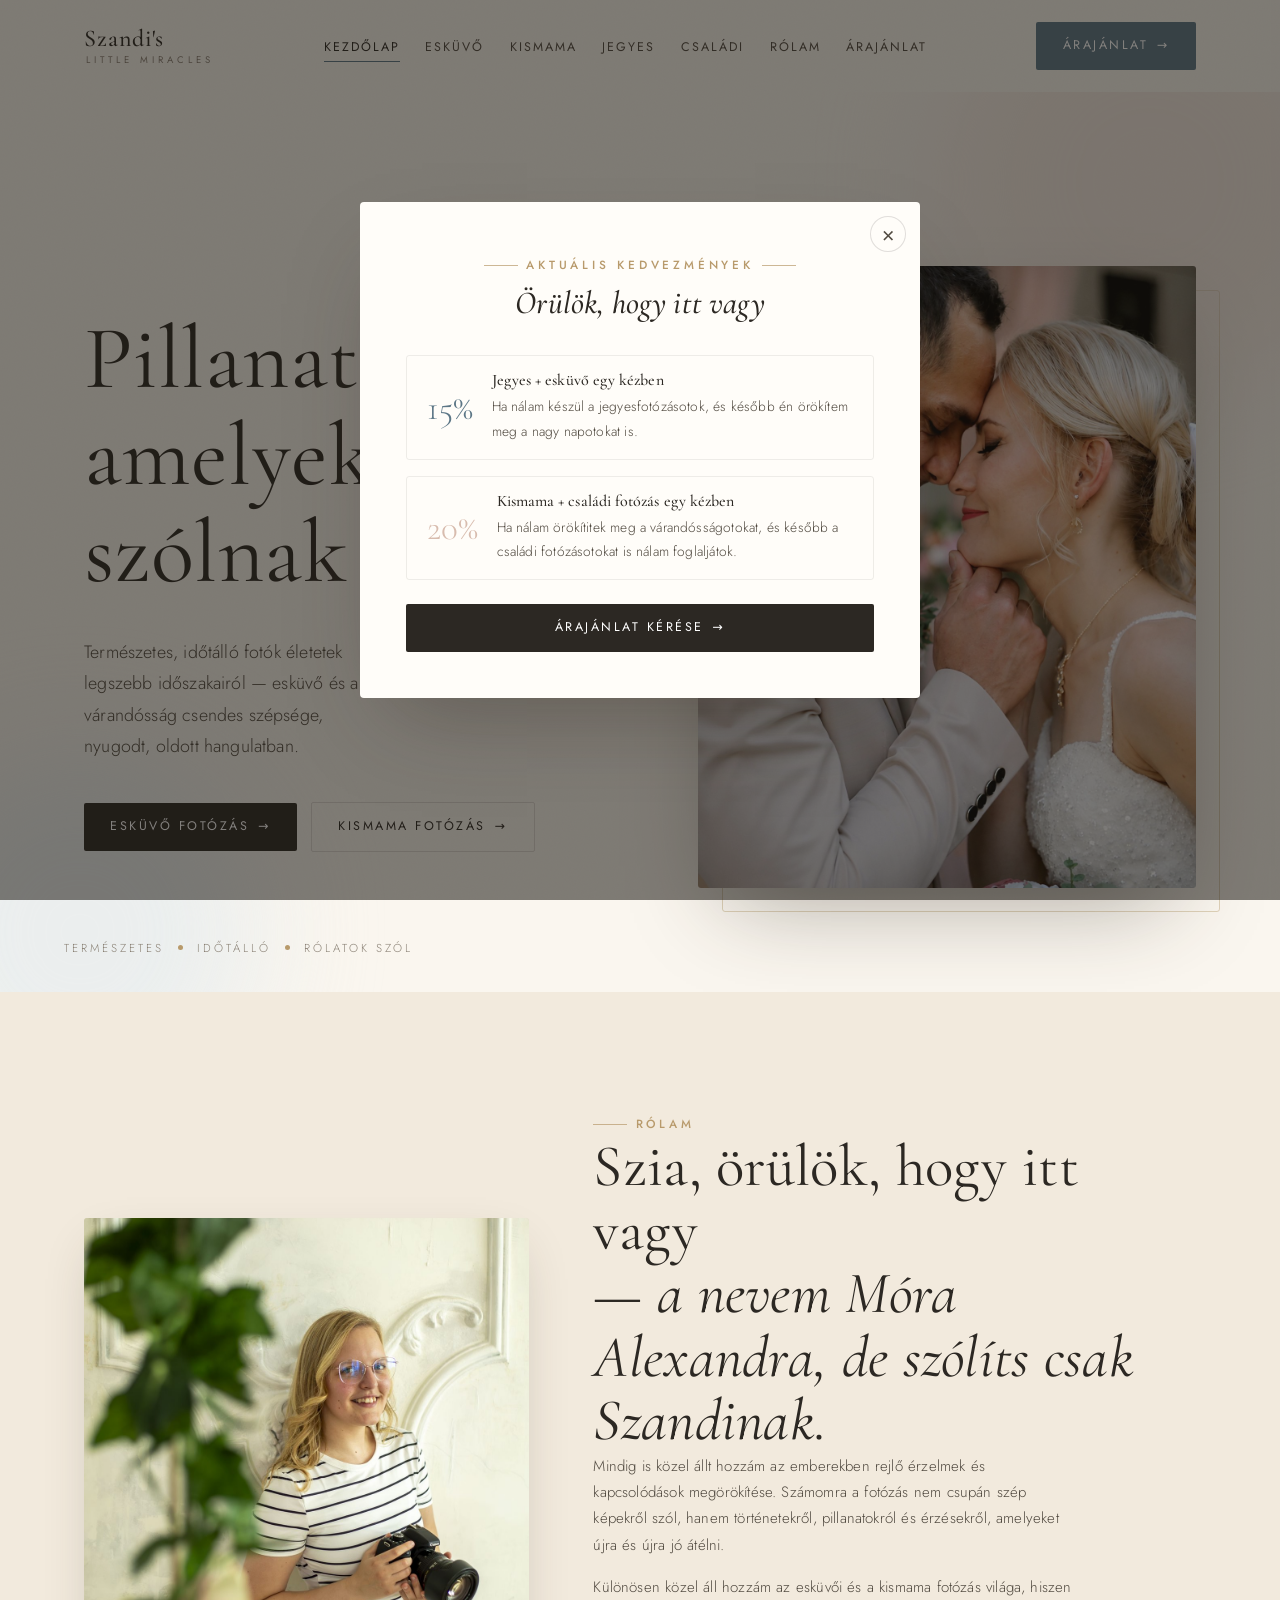
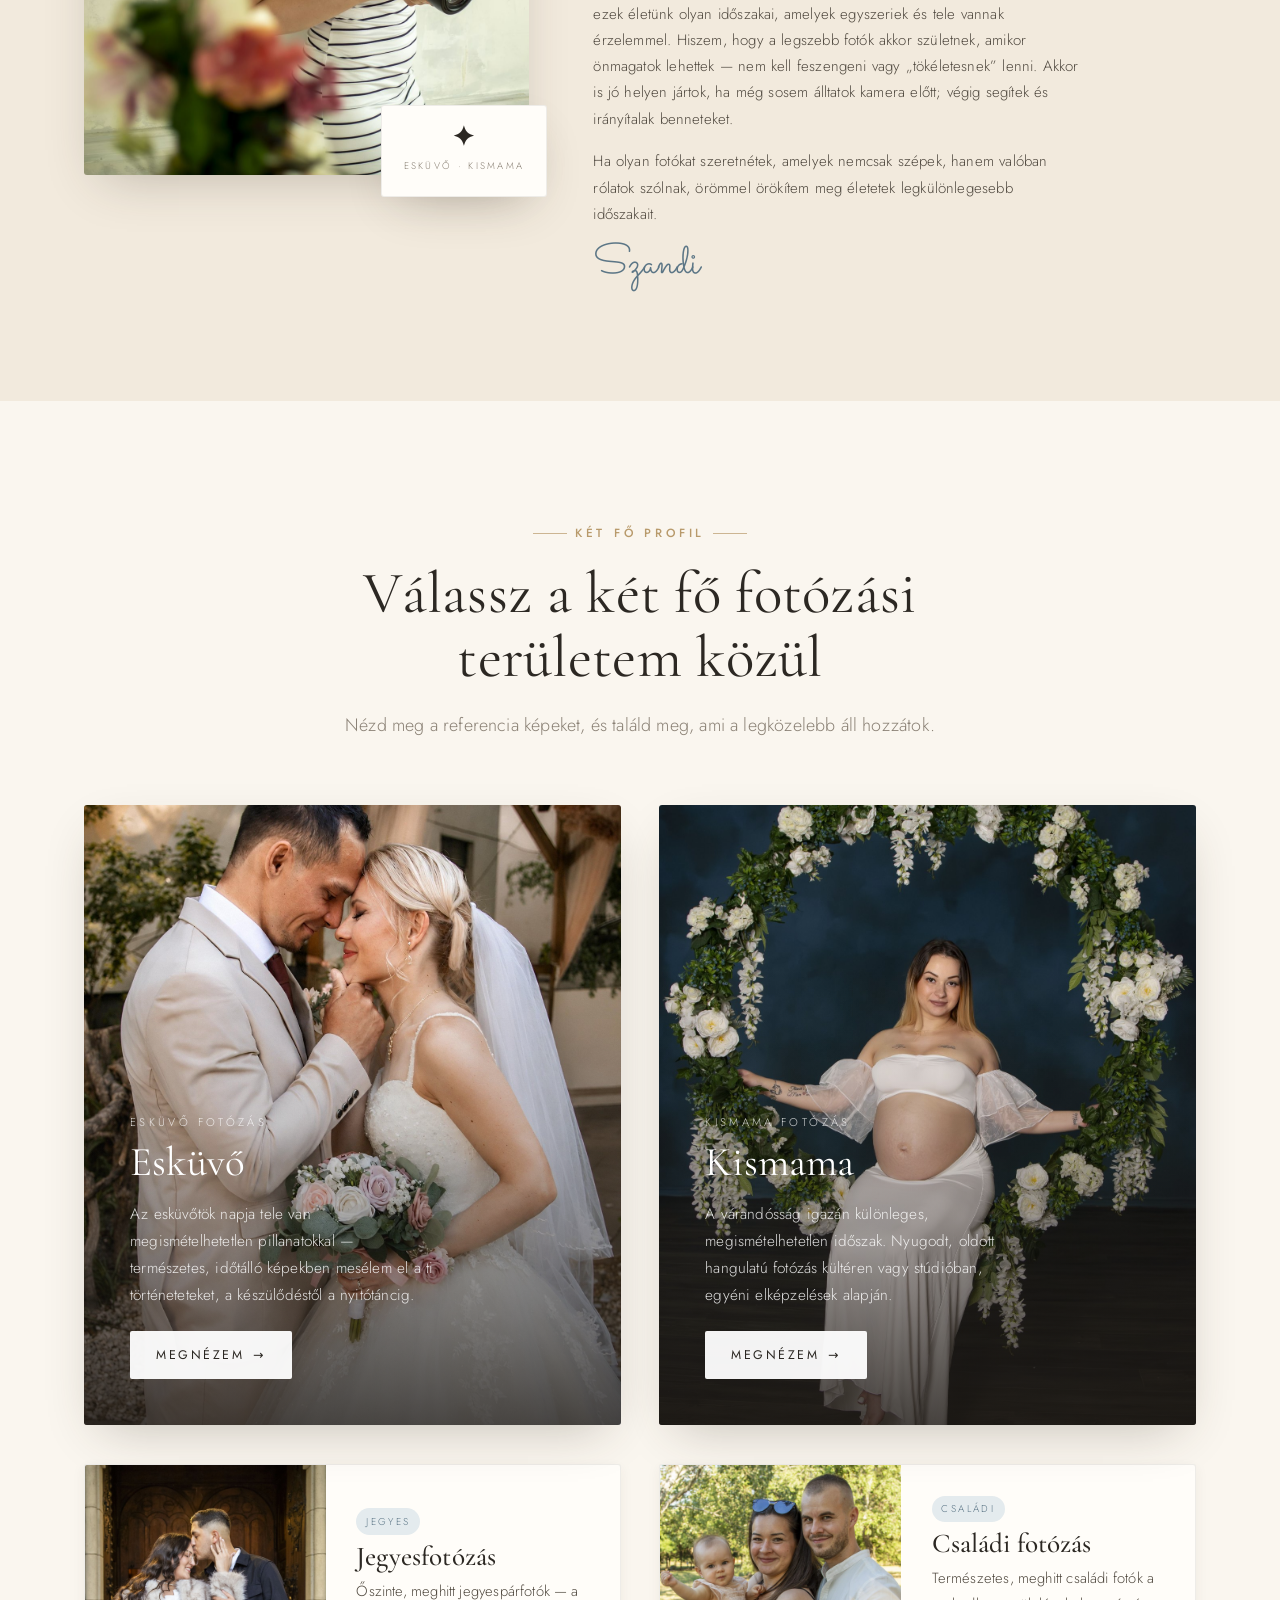
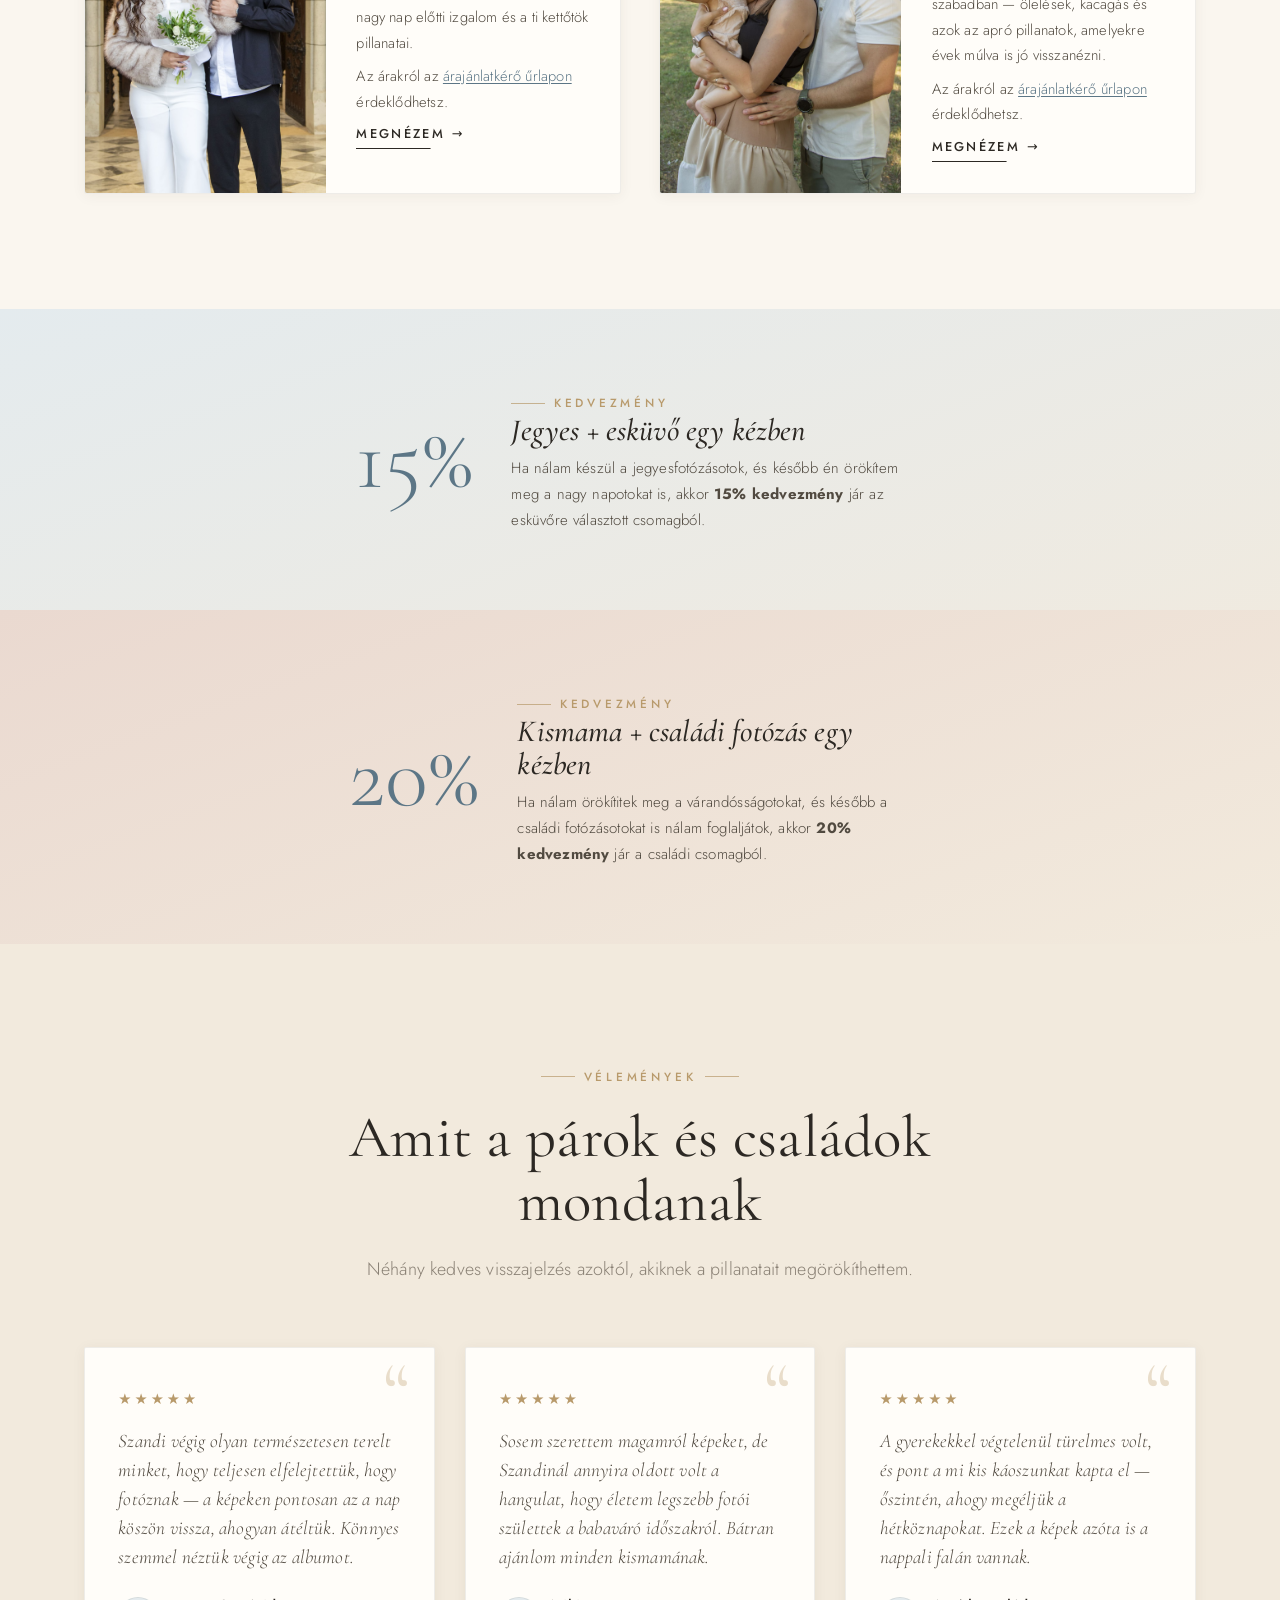
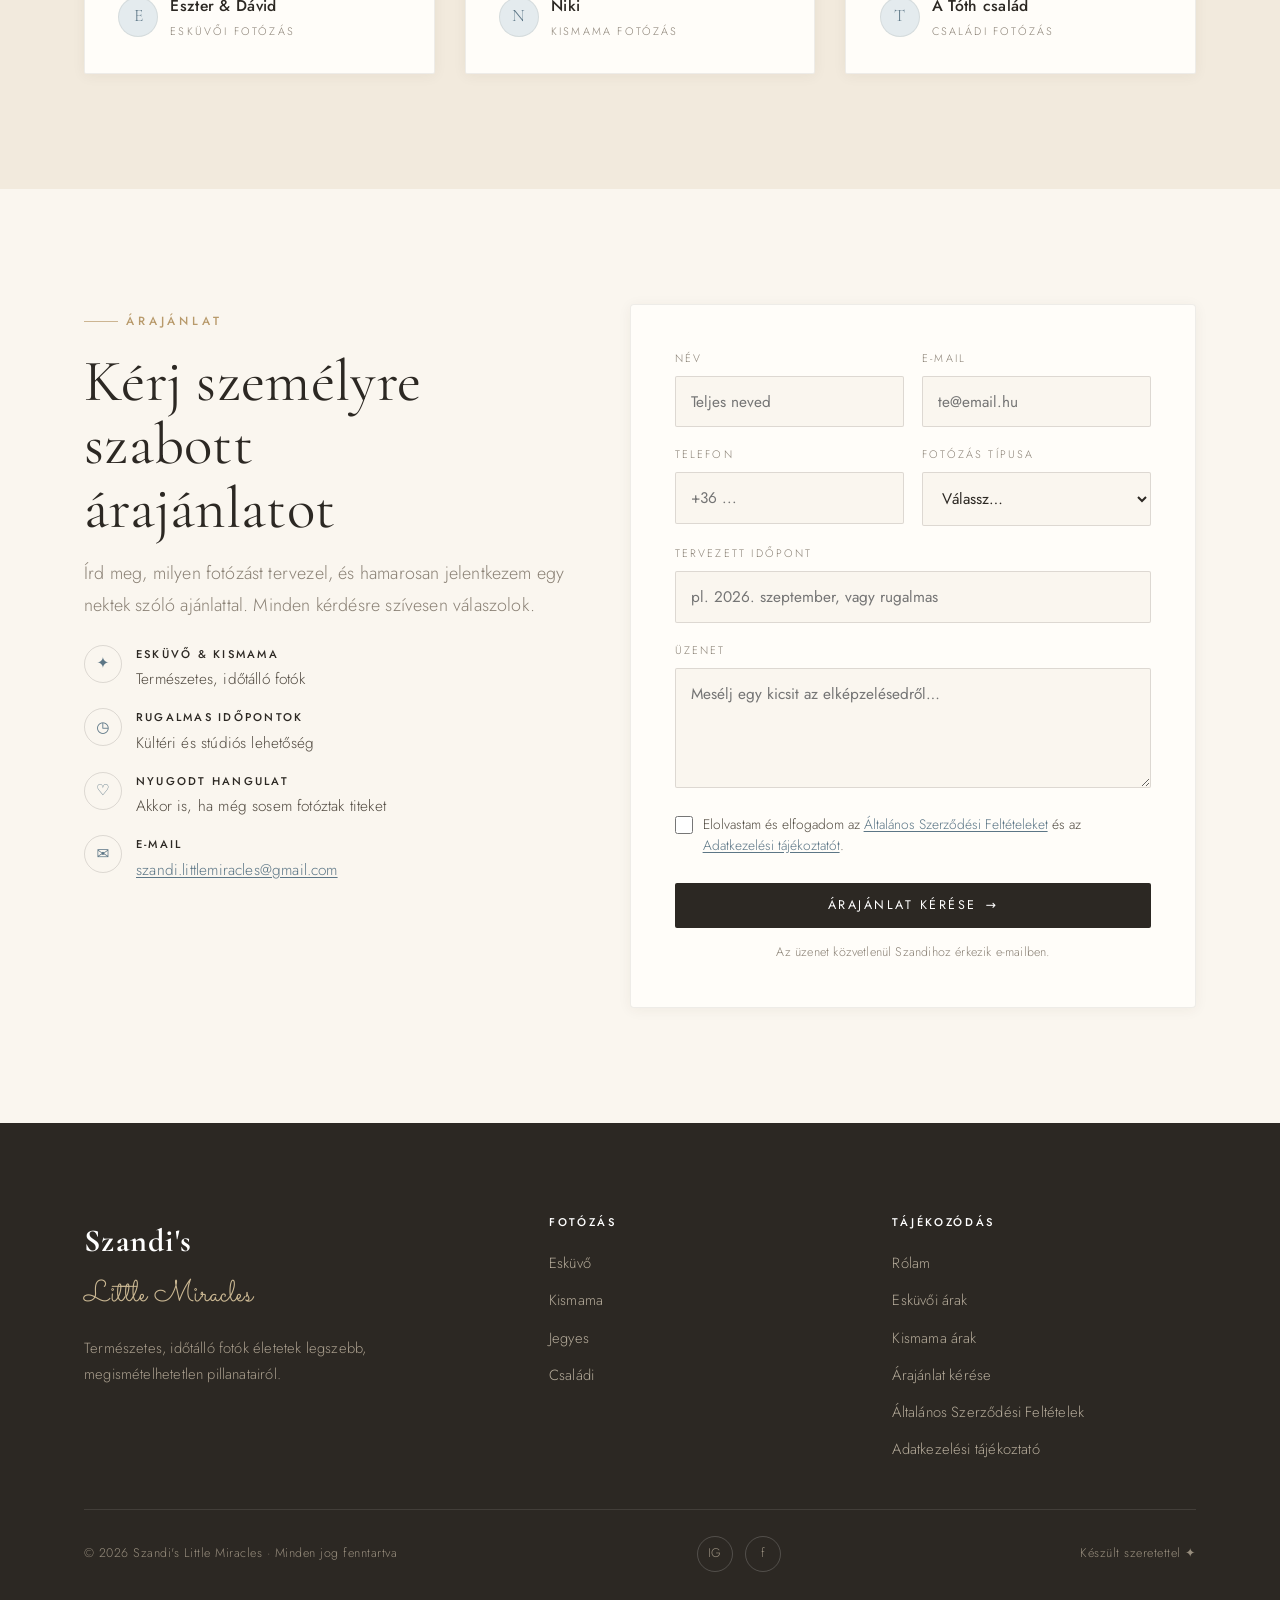
<file: index.html>
<!DOCTYPE html>
<html lang="hu">
<head>
<meta charset="UTF-8">
<meta name="viewport" content="width=device-width, initial-scale=1.0">
<title>Szandi's Little Miracles — Esküvő & Kismama fotózás</title>
<meta name="description" content="Szandi's Little Miracles — Móra Alexandra fotográfus. Természetes, időtálló esküvői és kismama fotózás, nyugodt, oldott hangulatban. Kérj árajánlatot!">
<link rel="preconnect" href="https://fonts.googleapis.com">
<link rel="preconnect" href="https://fonts.gstatic.com" crossorigin>
<link href="https://fonts.googleapis.com/css2?family=Cormorant+Garamond:ital,wght@0,400;0,500;0,600;1,400;1,500&family=Jost:wght@300;400;500&family=Sacramento&display=swap" rel="stylesheet">
<link rel="stylesheet" href="css/style.css?v=4">
</head>
<body>

<!-- ============ AKCIÓ POPUP ============ -->
<div class="promo-modal" id="promo-modal" aria-hidden="true">
  <div class="pm-backdrop" data-pm-close></div>
  <div class="pm-box" role="dialog" aria-modal="true" aria-labelledby="pm-title">
    <button class="pm-close" aria-label="Bezárás" data-pm-close>&times;</button>
    <span class="kicker center">Aktuális kedvezmények</span>
    <h3 class="serif-italic" id="pm-title">Örülök, hogy itt vagy</h3>
    <div class="pm-list">
      <div class="pm-item">
        <div class="pm-pct">15%</div>
        <div class="pm-copy">
          <h4>Jegyes + esküvő egy kézben</h4>
          <p>Ha nálam készül a jegyesfotózásotok, és később én örökítem meg a nagy napotokat is.</p>
        </div>
      </div>
      <div class="pm-item pm-item--blush">
        <div class="pm-pct">20%</div>
        <div class="pm-copy">
          <h4>Kismama + családi fotózás egy kézben</h4>
          <p>Ha nálam örökítitek meg a várandósságotokat, és később a családi fotózásotokat is nálam foglaljátok.</p>
        </div>
      </div>
    </div>
    <a href="#ajanlat" class="btn" data-pm-close>Árajánlat kérése<span class="arrow">→</span></a>
  </div>
</div>

<!-- ============ HEADER ============ -->
<header class="site-header">
  <div class="container nav">
    <a class="brand" href="index.html">
      <b>Szandi's</b><span>Little Miracles</span>
    </a>
    <ul class="nav-links">
      <li><a href="index.html" class="active">Kezdőlap</a></li>
      <li><a href="eskuvo.html">Esküvő</a></li>
      <li><a href="kismama.html">Kismama</a></li>
      <li><a href="jegyes.html">Jegyes</a></li>
      <li><a href="csaladi.html">Családi</a></li>
      <li><a href="#rolam">Rólam</a></li>
      <li><a href="#ajanlat">Árajánlat</a></li>
    </ul>
    <a href="#ajanlat" class="btn btn--blue nav-cta">Árajánlat<span class="arrow">→</span></a>
    <button class="nav-burger" aria-label="Menü"><span></span><span></span><span></span></button>
  </div>
</header>

<main>

<!-- ============ HERO ============ -->
<section class="hero">
  <div class="hero-deco"><span class="blob b1"></span><span class="blob b2"></span></div>
  <div class="container hero-grid">
    <div class="hero-copy">
      <h1 class="h-xl reveal">Pillanatok, amelyek <span class="serif-italic">örökre</span> szólnak</h1>
      <p class="lead reveal d2">Természetes, időtálló fotók életetek legszebb időszakairól — esküvő és a várandósság csendes szépsége, nyugodt, oldott hangulatban.</p>
      <div class="hero-actions reveal d3">
        <a href="eskuvo.html" class="btn">Esküvő fotózás<span class="arrow">→</span></a>
        <a href="kismama.html" class="btn btn--ghost">Kismama fotózás<span class="arrow">→</span></a>
      </div>
    </div>
    <div class="hero-media reveal d2">
      <div class="frame"><img src="images/eskuvo/eskuvo-03.jpg" alt="Esküvői pár meghitt pillanatban" loading="eager"></div>
    </div>
  </div>
  <div class="hero-tagline"><span>Természetes</span><span class="dot"></span><span>Időtálló</span><span class="dot"></span><span>Rólatok szól</span></div>
</section>

<!-- ============ RÓLAM ============ -->
<section class="section bg-cream" id="rolam">
  <div class="container about-grid">
    <div class="about-photo reveal">
      <div class="ph">
        <img src="images/rolam/szandi-2026.jpg" alt="Móra Alexandra – Szandi, fotográfus a kamerájával" loading="lazy">
      </div>
      <div class="badge"><b>✦</b><span>Esküvő · Kismama</span></div>
    </div>
    <div class="about-copy">
      <span class="kicker reveal">Rólam</span>
      <h2 class="h-lg reveal d1">Szia, örülök, hogy itt vagy<br><span class="serif-italic">— a nevem Móra Alexandra, de szólíts csak Szandinak.</span></h2>
      <p class="reveal d1">Mindig is közel állt hozzám az emberekben rejlő érzelmek és kapcsolódások megörökítése. Számomra a fotózás nem csupán szép képekről szól, hanem történetekről, pillanatokról és érzésekről, amelyeket újra és újra jó átélni.</p>
      <p class="reveal d2">Különösen közel áll hozzám az esküvői és a kismama fotózás világa, hiszen ezek életünk olyan időszakai, amelyek egyszeriek és tele vannak érzelemmel. Hiszem, hogy a legszebb fotók akkor születnek, amikor önmagatok lehettek — nem kell feszengeni vagy „tökéletesnek” lenni. Akkor is jó helyen jártok, ha még sosem álltatok kamera előtt; végig segítek és irányítalak benneteket.</p>
      <p class="reveal d3">Ha olyan fotókat szeretnétek, amelyek nemcsak szépek, hanem valóban rólatok szólnak, örömmel örökítem meg életetek legkülönlegesebb időszakait.</p>
      <span class="sign reveal d3">Szandi</span>
    </div>
  </div>
</section>

<!-- ============ FŐ PROFILOK ============ -->
<section class="section" id="szolgaltatasok">
  <div class="container">
    <div class="head center reveal" style="margin-bottom:clamp(40px,5vw,68px)">
      <span class="kicker center">Két fő profil</span>
      <h2 class="h-lg">Válassz a két fő fotózási területem közül</h2>
      <p class="lead muted">Nézd meg a referencia képeket, és találd meg, ami a legközelebb áll hozzátok.</p>
    </div>
    <div class="profiles">
      <article class="profile-card reveal d1">
        <img src="images/eskuvo/eskuvo-04.jpg" alt="Esküvői pár csokorral">
        <div class="profile-inner">
          <span class="pk">Esküvő fotózás</span>
          <h3>Esküvő</h3>
          <p>Az esküvőtök napja tele van megismételhetetlen pillanatokkal — természetes, időtálló képekben mesélem el a ti történeteteket, a készülődéstől a nyitótáncig.</p>
          <a href="eskuvo.html" class="btn">Megnézem<span class="arrow">→</span></a>
        </div>
      </article>
      <article class="profile-card reveal d2">
        <img src="images/kismama/kismama-05.jpg" alt="Kismama fehér ruhában virágívnél">
        <div class="profile-inner">
          <span class="pk">Kismama fotózás</span>
          <h3>Kismama</h3>
          <p>A várandósság igazán különleges, megismételhetetlen időszak. Nyugodt, oldott hangulatú fotózás kültéren vagy stúdióban, egyéni elképzelések alapján.</p>
          <a href="kismama.html" class="btn">Megnézem<span class="arrow">→</span></a>
        </div>
      </article>
    </div>

    <!-- másodlagos profilok -->
    <div class="subprofiles">
      <article class="subcard reveal d1">
        <div class="sc-media"><img src="images/jegyes/jegyes-01.jpg" alt="Jegyespár"></div>
        <div class="sc-body">
          <span class="tag">Jegyes</span>
          <h4>Jegyesfotózás</h4>
          <p>Őszinte, meghitt jegyespárfotók — a nagy nap előtti izgalom és a ti kettőtök pillanatai.</p>
          <p class="form-hint">Az árakról az <a href="#ajanlat">árajánlatkérő űrlapon</a> érdeklődhetsz.</p>
          <a href="jegyes.html" class="txt-link">Megnézem<span class="arrow">→</span></a>
        </div>
      </article>
      <article class="subcard reveal d2">
        <div class="sc-media"><img src="images/csalad/csalad-01.jpg" alt="Édesanya, édesapa és kisbabájuk a parkban"></div>
        <div class="sc-body">
          <span class="tag">Családi</span>
          <h4>Családi fotózás</h4>
          <p>Természetes, meghitt családi fotók a szabadban — ölelések, kacagás és azok az apró pillanatok, amelyekre évek múlva is jó visszanézni.</p>
          <p class="form-hint">Az árakról az <a href="#ajanlat">árajánlatkérő űrlapon</a> érdeklődhetsz.</p>
          <a href="csaladi.html" class="txt-link">Megnézem<span class="arrow">→</span></a>
        </div>
      </article>
    </div>
  </div>
</section>

<!-- ============ AKCIÓ ============ -->
<section class="section section--tight promo bg-blue">
  <div class="container promo-inner reveal">
    <div class="pct">15%</div>
    <div class="pcopy">
      <span class="kicker">Kedvezmény</span>
      <h3 class="serif-italic">Jegyes + esküvő egy kézben</h3>
      <p>Ha nálam készül a jegyesfotózásotok, és később én örökítem meg a nagy napotokat is, akkor <b>15% kedvezmény</b> jár az esküvőre választott csomagból.</p>
    </div>
  </div>
</section>

<!-- ============ AKCIÓ 2 ============ -->
<section class="section section--tight promo bg-blush">
  <div class="container promo-inner reveal">
    <div class="pct">20%</div>
    <div class="pcopy">
      <span class="kicker">Kedvezmény</span>
      <h3 class="serif-italic">Kismama + családi fotózás egy kézben</h3>
      <p>Ha nálam örökítitek meg a várandósságotokat, és később a családi fotózásotokat is nálam foglaljátok, akkor <b>20% kedvezmény</b> jár a családi csomagból.</p>
    </div>
  </div>
</section>

<!-- ============ VÉLEMÉNYEK ============ -->
<!-- FIGYELEM: az alábbi 3 vélemény MINTA / placeholder — élesítés előtt cseréld VALÓDI ügyfél-idézetekre (jogi okból is). -->
<section class="section bg-cream" id="velemenyek">
  <div class="container">
    <div class="head center reveal" style="margin-inline:auto;margin-bottom:clamp(38px,5vw,62px)">
      <span class="kicker center">Vélemények</span>
      <h2 class="h-lg">Amit a párok és családok mondanak</h2>
      <p class="lead muted">Néhány kedves visszajelzés azoktól, akiknek a pillanatait megörökíthettem.</p>
    </div>
    <div class="testimonials">
      <figure class="tcard reveal d1">
        <div class="stars" aria-label="5 csillagos értékelés">★★★★★</div>
        <blockquote>Szandi végig olyan természetesen terelt minket, hogy teljesen elfelejtettük, hogy fotóznak — a képeken pontosan az a nap köszön vissza, ahogyan átéltük. Könnyes szemmel néztük végig az albumot.</blockquote>
        <figcaption>
          <span class="t-ava">E</span>
          <span class="t-meta"><span class="t-name">Eszter &amp; Dávid</span><span class="t-role">Esküvői fotózás</span></span>
        </figcaption>
      </figure>
      <figure class="tcard reveal d2">
        <div class="stars" aria-label="5 csillagos értékelés">★★★★★</div>
        <blockquote>Sosem szerettem magamról képeket, de Szandinál annyira oldott volt a hangulat, hogy életem legszebb fotói születtek a babaváró időszakról. Bátran ajánlom minden kismamának.</blockquote>
        <figcaption>
          <span class="t-ava">N</span>
          <span class="t-meta"><span class="t-name">Niki</span><span class="t-role">Kismama fotózás</span></span>
        </figcaption>
      </figure>
      <figure class="tcard reveal d3">
        <div class="stars" aria-label="5 csillagos értékelés">★★★★★</div>
        <blockquote>A gyerekekkel végtelenül türelmes volt, és pont a mi kis káoszunkat kapta el — őszintén, ahogy megéljük a hétköznapokat. Ezek a képek azóta is a nappali falán vannak.</blockquote>
        <figcaption>
          <span class="t-ava">T</span>
          <span class="t-meta"><span class="t-name">A Tóth család</span><span class="t-role">Családi fotózás</span></span>
        </figcaption>
      </figure>
    </div>
  </div>
</section>

<!-- ============ ÁRAJÁNLAT ============ -->
<section class="section" id="ajanlat">
  <div class="container contact-grid">
    <aside class="contact-aside reveal">
      <span class="kicker">Árajánlat</span>
      <h2 class="h-lg">Kérj személyre szabott<br>árajánlatot</h2>
      <p class="lead muted">Írd meg, milyen fotózást tervezel, és hamarosan jelentkezem egy nektek szóló ajánlattal. Minden kérdésre szívesen válaszolok.</p>
      <ul>
        <li><span class="ic">✦</span><span><b>Esküvő &amp; Kismama</b>Természetes, időtálló fotók</span></li>
        <li><span class="ic">◷</span><span><b>Rugalmas időpontok</b>Kültéri és stúdiós lehetőség</span></li>
        <li><span class="ic">♡</span><span><b>Nyugodt hangulat</b>Akkor is, ha még sosem fotóztak titeket</span></li>
        <li><span class="ic">✉</span><span><b>E-mail</b><a href="mailto:szandi.littlemiracles@gmail.com" class="aside-link">szandi.littlemiracles@gmail.com</a></span></li>
      </ul>
    </aside>

    <form class="form reveal d1" id="quote-form">
      <div class="form-row">
        <div class="field"><label for="nev">Név</label><input type="text" id="nev" name="nev" placeholder="Teljes neved" required></div>
        <div class="field"><label for="email">E-mail</label><input type="email" id="email" name="email" placeholder="te@email.hu" required></div>
      </div>
      <div class="form-row">
        <div class="field"><label for="tel">Telefon</label><input type="tel" id="tel" name="tel" placeholder="+36 ..."></div>
        <div class="field">
          <label for="tipus">Fotózás típusa</label>
          <select id="tipus" name="tipus" required>
            <option value="" disabled selected>Válassz…</option>
            <option>Esküvő</option>
            <option>Kismama</option>
            <option>Jegyes</option>
            <option>Családi</option>
          </select>
        </div>
      </div>
      <div class="field"><label for="datum">Tervezett időpont</label><input type="text" id="datum" name="datum" placeholder="pl. 2026. szeptember, vagy rugalmas"></div>
      <div class="field"><label for="uzenet">Üzenet</label><textarea id="uzenet" name="uzenet" placeholder="Mesélj egy kicsit az elképzelésedről…"></textarea></div>
      <div class="field field--check">
        <label class="check-label">
          <input type="checkbox" id="aszf-elfogad" name="aszf_elfogad" required>
          <span>Elolvastam és elfogadom az <a href="aszf.html" target="_blank">Általános Szerződési Feltételeket</a> és az <a href="adatkezeles.html" target="_blank">Adatkezelési tájékoztatót</a>.</span>
        </label>
      </div>
      <button type="submit" class="btn">Árajánlat kérése<span class="arrow">→</span></button>
      <p class="form-note">Az üzenet közvetlenül Szandihoz érkezik e-mailben.</p>
    </form>
  </div>
</section>

</main>

<!-- ============ FOOTER ============ -->
<footer class="site-footer">
  <div class="container">
    <div class="footer-top">
      <div class="footer-brand">
        <b>Szandi's</b>
        <span>Little Miracles</span>
        <p>Természetes, időtálló fotók életetek legszebb, megismételhetetlen pillanatairól.</p>
      </div>
      <div class="footer-col">
        <h5>Fotózás</h5>
        <ul>
          <li><a href="eskuvo.html">Esküvő</a></li>
          <li><a href="kismama.html">Kismama</a></li>
          <li><a href="jegyes.html">Jegyes</a></li>
          <li><a href="csaladi.html">Családi</a></li>
        </ul>
      </div>
      <div class="footer-col">
        <h5>Tájékozódás</h5>
        <ul>
          <li><a href="index.html#rolam">Rólam</a></li>
          <li><a href="eskuvo.html#arak">Esküvői árak</a></li>
          <li><a href="kismama.html#arak">Kismama árak</a></li>
          <li><a href="index.html#ajanlat">Árajánlat kérése</a></li>
          <li><a href="aszf.html">Általános Szerződési Feltételek</a></li>
          <li><a href="adatkezeles.html">Adatkezelési tájékoztató</a></li>
        </ul>
      </div>
    </div>
    <div class="footer-bottom">
      <span>© <span data-year>2026</span> Szandi's Little Miracles · Minden jog fenntartva</span>
      <div class="socials">
        <a href="#" aria-label="Instagram">IG</a>
        <a href="#" aria-label="Facebook">f</a>
      </div>
      <span>Készült szeretettel ✦</span>
    </div>
  </div>
</footer>

<script src="js/main.js?v=2"></script>
</body>
</html>
</file>
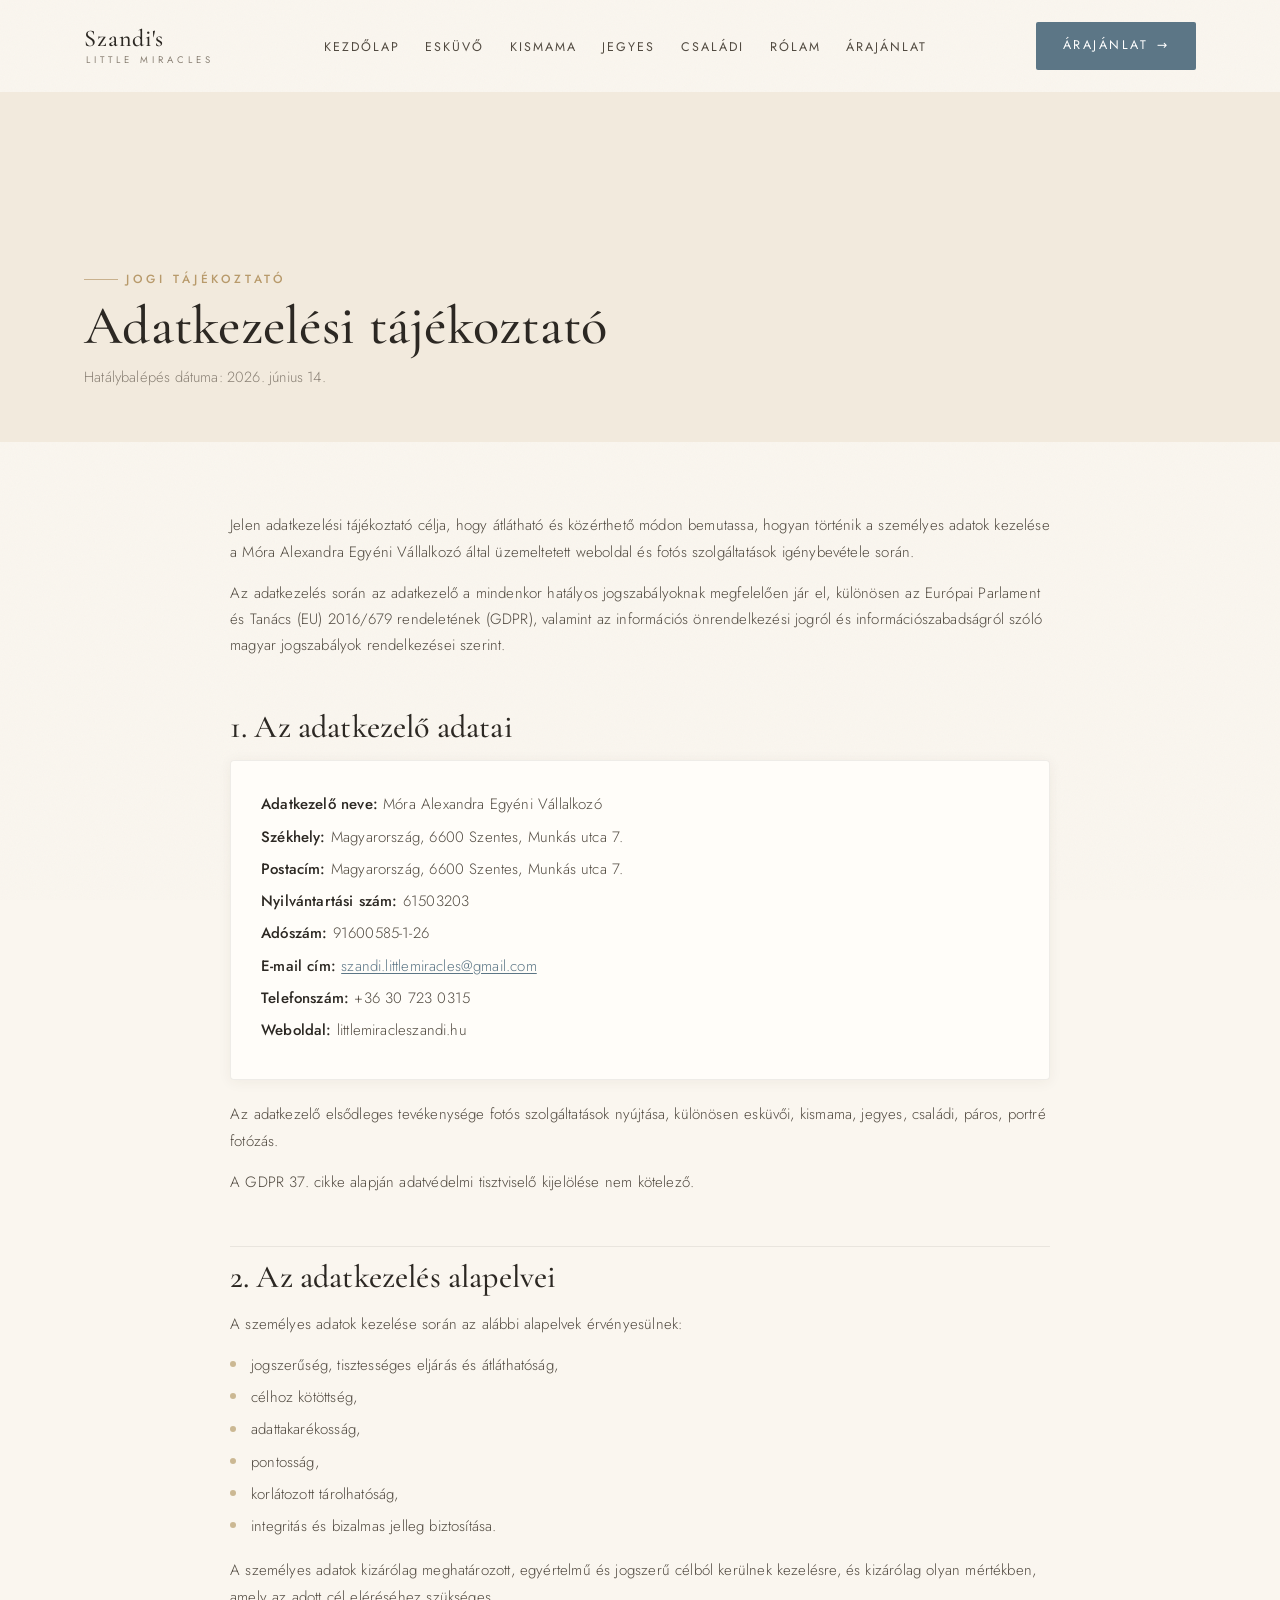
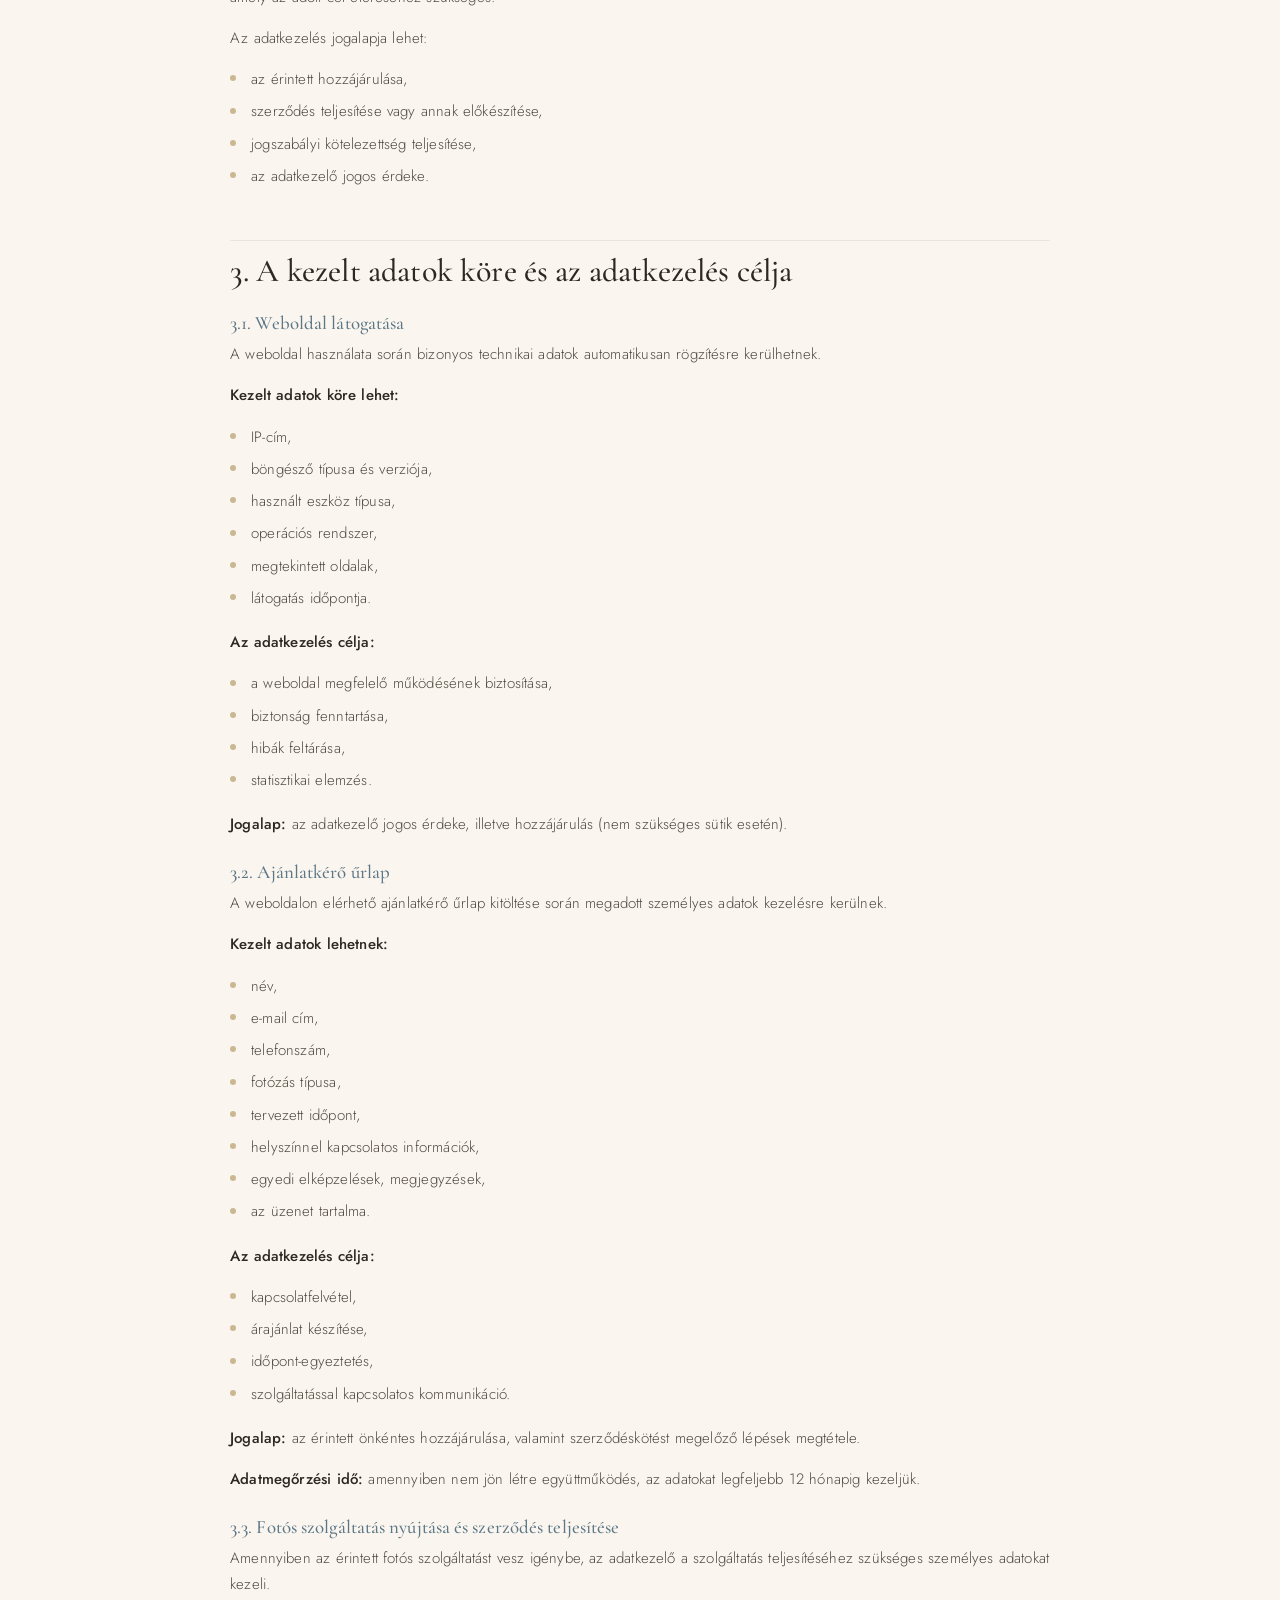
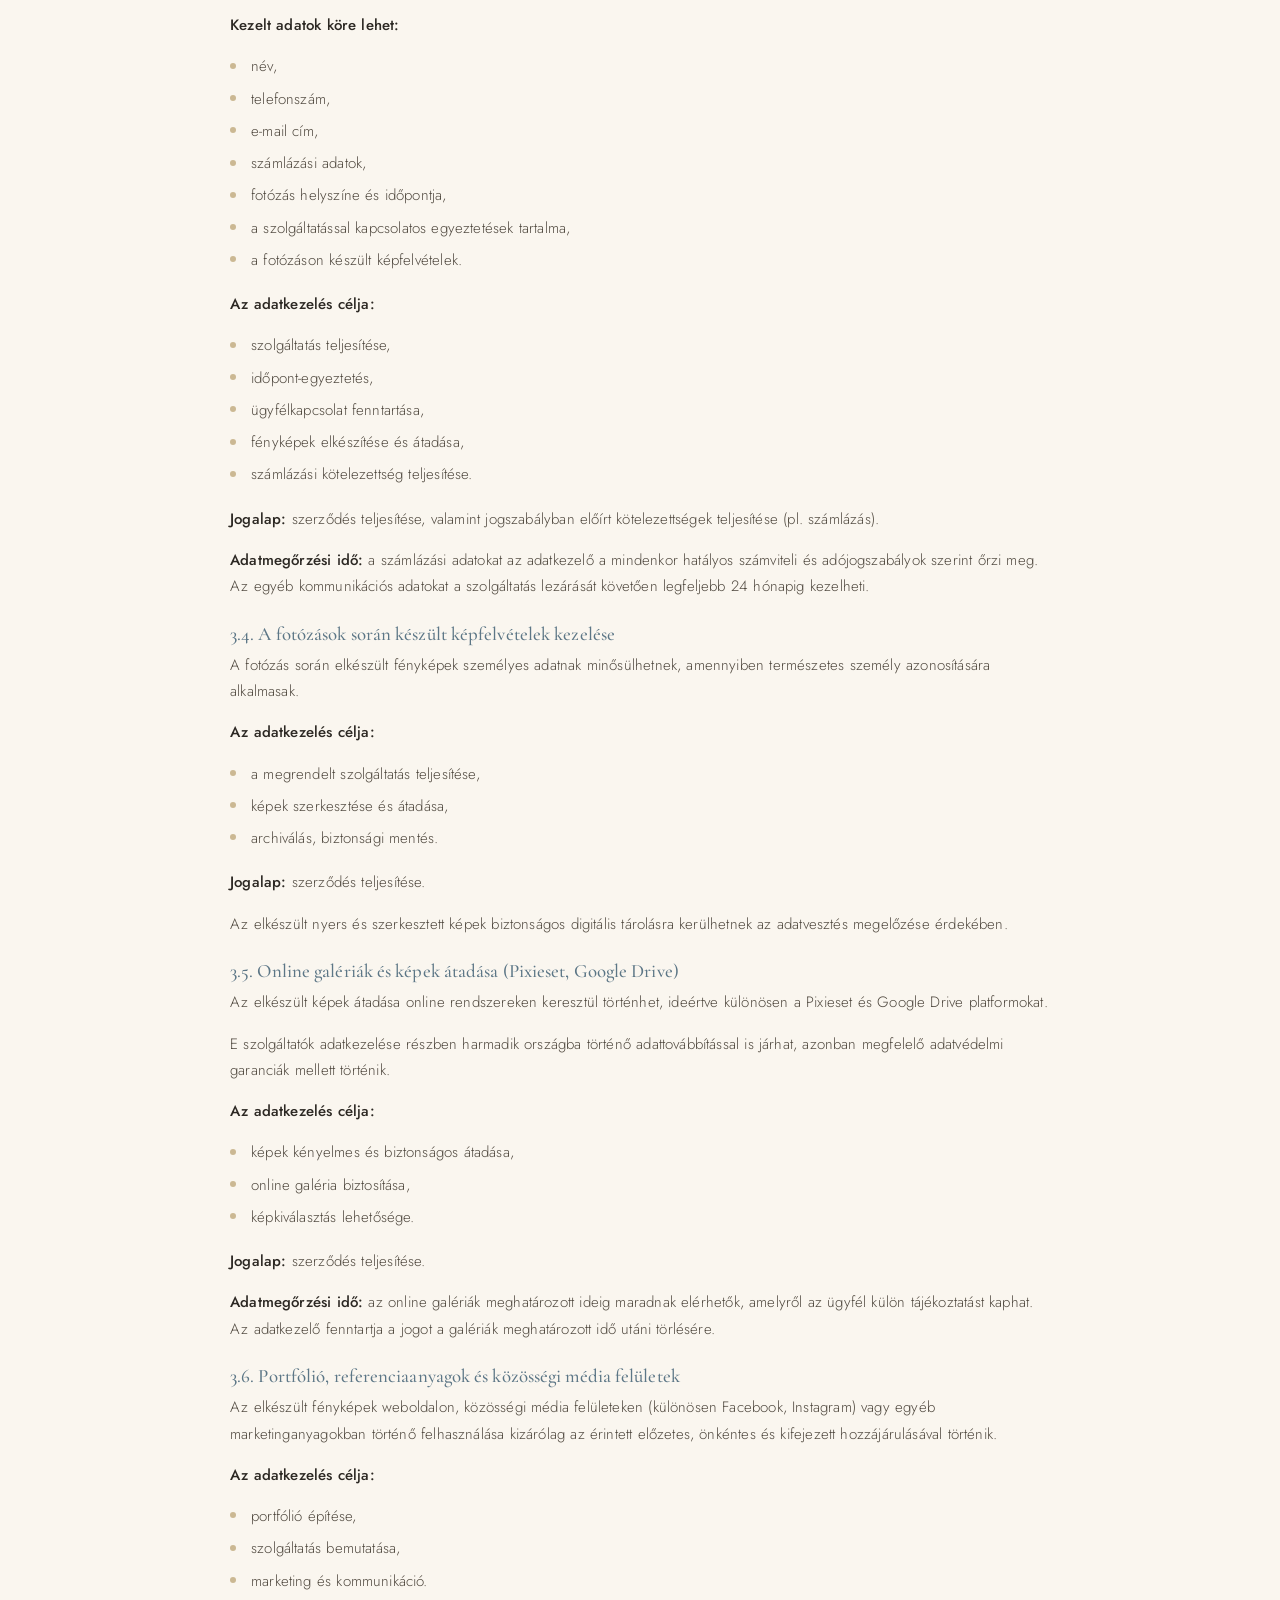
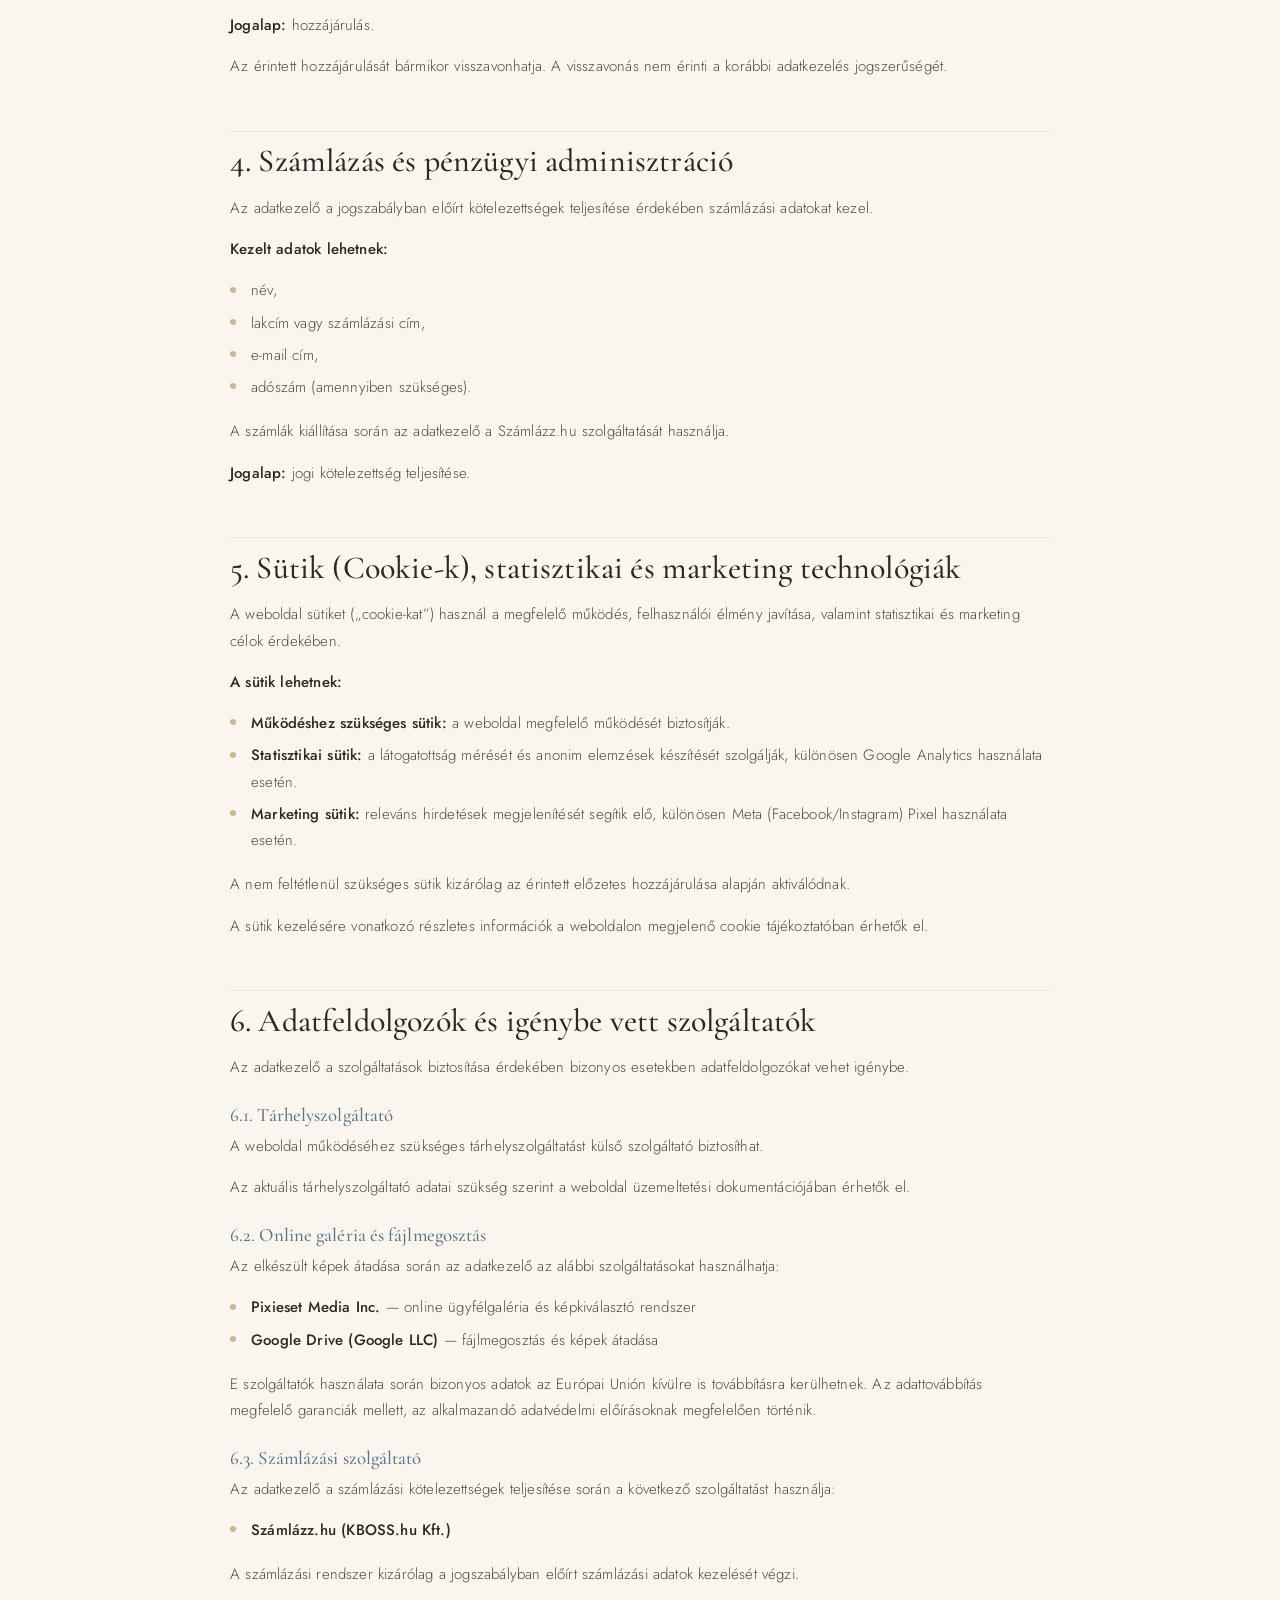
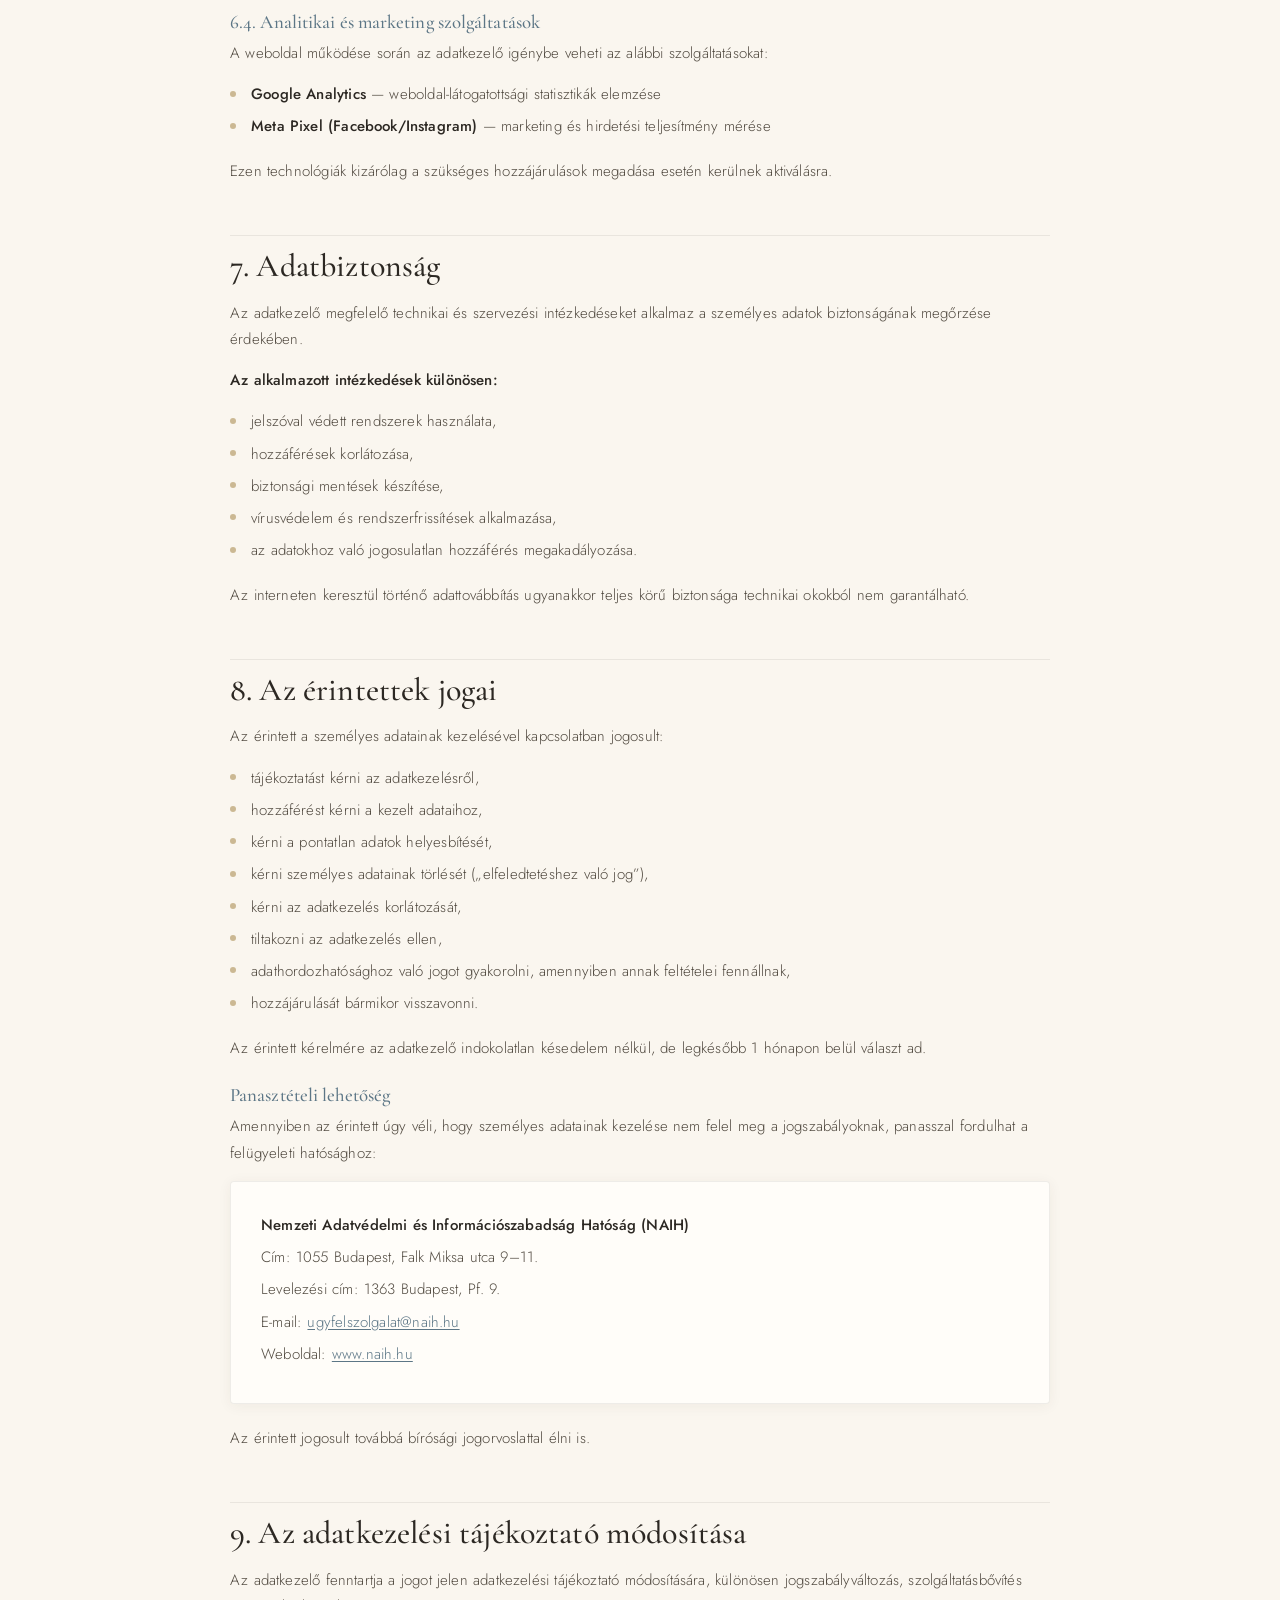
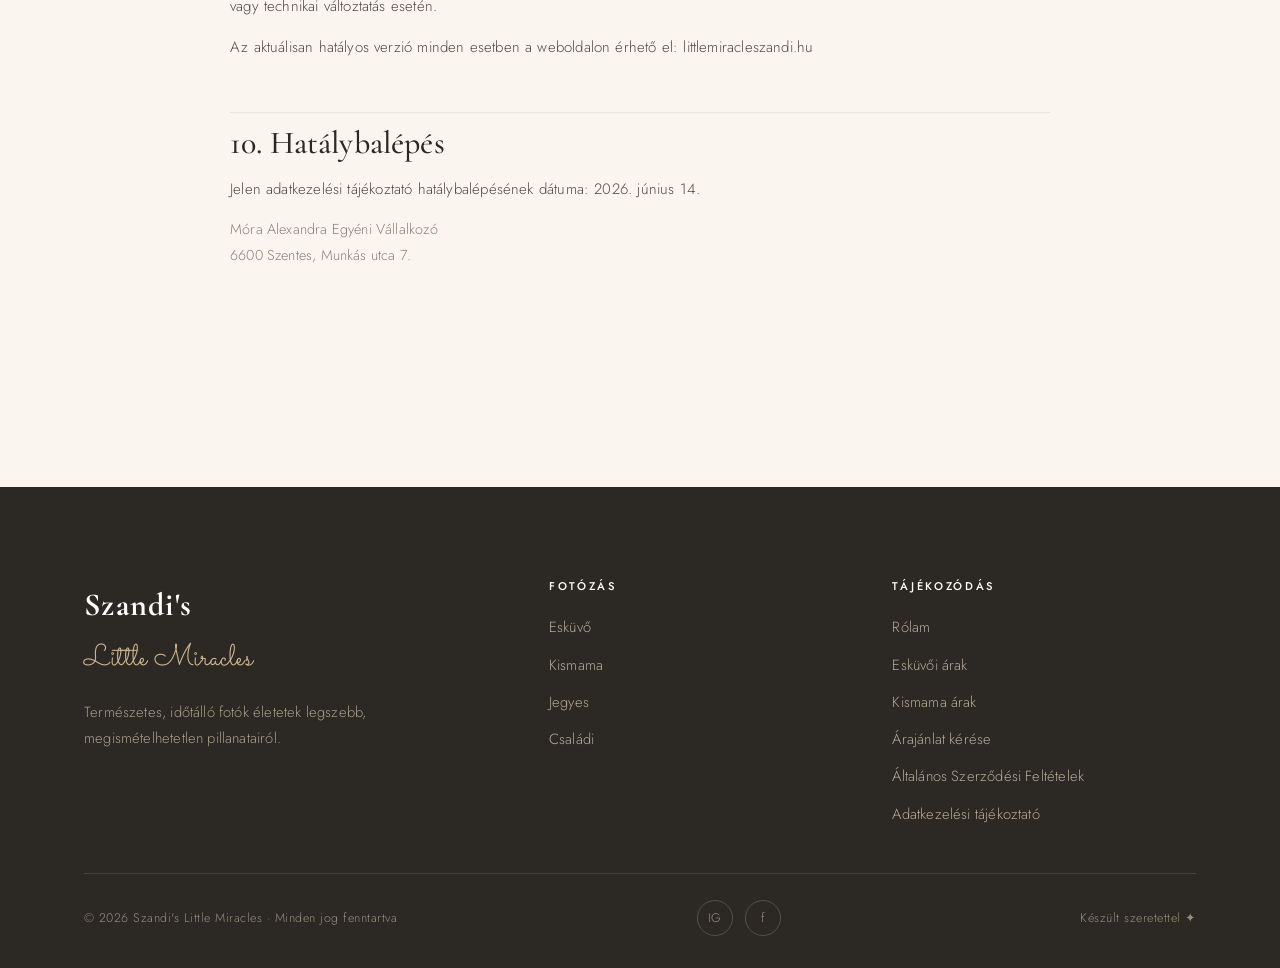
<file: adatkezeles.html>
<!DOCTYPE html>
<html lang="hu">
<head>
<meta charset="UTF-8">
<meta name="viewport" content="width=device-width, initial-scale=1.0">
<title>Adatkezelési tájékoztató — Szandi's Little Miracles</title>
<meta name="description" content="Szandi's Little Miracles (Móra Alexandra E.V.) adatkezelési tájékoztatója — GDPR-megfelelő tájékoztatás a személyes adatok és fényképek kezeléséről.">
<meta name="robots" content="index, follow">
<link rel="preconnect" href="https://fonts.googleapis.com">
<link rel="preconnect" href="https://fonts.gstatic.com" crossorigin>
<link href="https://fonts.googleapis.com/css2?family=Cormorant+Garamond:ital,wght@0,400;0,500;0,600;1,400;1,500&family=Jost:wght@300;400;500&family=Sacramento&display=swap" rel="stylesheet">
<link rel="stylesheet" href="css/style.css?v=4">
</head>
<body>

<header class="site-header">
  <div class="container nav">
    <a class="brand" href="index.html"><b>Szandi's</b><span>Little Miracles</span></a>
    <ul class="nav-links">
      <li><a href="index.html">Kezdőlap</a></li>
      <li><a href="eskuvo.html">Esküvő</a></li>
      <li><a href="kismama.html">Kismama</a></li>
      <li><a href="jegyes.html">Jegyes</a></li>
      <li><a href="csaladi.html">Családi</a></li>
      <li><a href="index.html#rolam">Rólam</a></li>
      <li><a href="index.html#ajanlat">Árajánlat</a></li>
    </ul>
    <a href="index.html#ajanlat" class="btn btn--blue nav-cta">Árajánlat<span class="arrow">→</span></a>
    <button class="nav-burger" aria-label="Menü"><span></span><span></span><span></span></button>
  </div>
</header>

<main>

<section class="legal-hero">
  <div class="container">
    <span class="kicker">Jogi tájékoztató</span>
    <h1>Adatkezelési tájékoztató</h1>
    <p>Hatálybalépés dátuma: 2026. június 14.</p>
  </div>
</section>

<section class="section" style="padding-top:clamp(40px,6vw,70px)">
  <div class="container">
    <div class="legal">

      <p>Jelen adatkezelési tájékoztató célja, hogy átlátható és közérthető módon bemutassa, hogyan történik a személyes adatok kezelése a Móra Alexandra Egyéni Vállalkozó által üzemeltetett weboldal és fotós szolgáltatások igénybevétele során.</p>
      <p>Az adatkezelés során az adatkezelő a mindenkor hatályos jogszabályoknak megfelelően jár el, különösen az Európai Parlament és Tanács (EU) 2016/679 rendeletének (GDPR), valamint az információs önrendelkezési jogról és információszabadságról szóló magyar jogszabályok rendelkezései szerint.</p>

      <h2>1. Az adatkezelő adatai</h2>
      <div class="data-block">
        <p><span class="lbl">Adatkezelő neve:</span> Móra Alexandra Egyéni Vállalkozó</p>
        <p><span class="lbl">Székhely:</span> Magyarország, 6600 Szentes, Munkás utca 7.</p>
        <p><span class="lbl">Postacím:</span> Magyarország, 6600 Szentes, Munkás utca 7.</p>
        <p><span class="lbl">Nyilvántartási szám:</span> 61503203</p>
        <p><span class="lbl">Adószám:</span> 91600585-1-26</p>
        <p><span class="lbl">E-mail cím:</span> <a href="mailto:szandi.littlemiracles@gmail.com">szandi.littlemiracles@gmail.com</a></p>
        <p><span class="lbl">Telefonszám:</span> +36 30 723 0315</p>
        <p><span class="lbl">Weboldal:</span> littlemiracleszandi.hu</p>
      </div>
      <p>Az adatkezelő elsődleges tevékenysége fotós szolgáltatások nyújtása, különösen esküvői, kismama, jegyes, családi, páros, portré fotózás.</p>
      <p>A GDPR 37. cikke alapján adatvédelmi tisztviselő kijelölése nem kötelező.</p>

      <h2>2. Az adatkezelés alapelvei</h2>
      <p>A személyes adatok kezelése során az alábbi alapelvek érvényesülnek:</p>
      <ul>
        <li>jogszerűség, tisztességes eljárás és átláthatóság,</li>
        <li>célhoz kötöttség,</li>
        <li>adattakarékosság,</li>
        <li>pontosság,</li>
        <li>korlátozott tárolhatóság,</li>
        <li>integritás és bizalmas jelleg biztosítása.</li>
      </ul>
      <p>A személyes adatok kizárólag meghatározott, egyértelmű és jogszerű célból kerülnek kezelésre, és kizárólag olyan mértékben, amely az adott cél eléréséhez szükséges.</p>
      <p>Az adatkezelés jogalapja lehet:</p>
      <ul>
        <li>az érintett hozzájárulása,</li>
        <li>szerződés teljesítése vagy annak előkészítése,</li>
        <li>jogszabályi kötelezettség teljesítése,</li>
        <li>az adatkezelő jogos érdeke.</li>
      </ul>

      <h2>3. A kezelt adatok köre és az adatkezelés célja</h2>

      <h3>3.1. Weboldal látogatása</h3>
      <p>A weboldal használata során bizonyos technikai adatok automatikusan rögzítésre kerülhetnek.</p>
      <p class="lbl">Kezelt adatok köre lehet:</p>
      <ul>
        <li>IP-cím,</li>
        <li>böngésző típusa és verziója,</li>
        <li>használt eszköz típusa,</li>
        <li>operációs rendszer,</li>
        <li>megtekintett oldalak,</li>
        <li>látogatás időpontja.</li>
      </ul>
      <p class="lbl">Az adatkezelés célja:</p>
      <ul>
        <li>a weboldal megfelelő működésének biztosítása,</li>
        <li>biztonság fenntartása,</li>
        <li>hibák feltárása,</li>
        <li>statisztikai elemzés.</li>
      </ul>
      <p><span class="lbl">Jogalap:</span> az adatkezelő jogos érdeke, illetve hozzájárulás (nem szükséges sütik esetén).</p>

      <h3>3.2. Ajánlatkérő űrlap</h3>
      <p>A weboldalon elérhető ajánlatkérő űrlap kitöltése során megadott személyes adatok kezelésre kerülnek.</p>
      <p class="lbl">Kezelt adatok lehetnek:</p>
      <ul>
        <li>név,</li>
        <li>e-mail cím,</li>
        <li>telefonszám,</li>
        <li>fotózás típusa,</li>
        <li>tervezett időpont,</li>
        <li>helyszínnel kapcsolatos információk,</li>
        <li>egyedi elképzelések, megjegyzések,</li>
        <li>az üzenet tartalma.</li>
      </ul>
      <p class="lbl">Az adatkezelés célja:</p>
      <ul>
        <li>kapcsolatfelvétel,</li>
        <li>árajánlat készítése,</li>
        <li>időpont-egyeztetés,</li>
        <li>szolgáltatással kapcsolatos kommunikáció.</li>
      </ul>
      <p><span class="lbl">Jogalap:</span> az érintett önkéntes hozzájárulása, valamint szerződéskötést megelőző lépések megtétele.</p>
      <p><span class="lbl">Adatmegőrzési idő:</span> amennyiben nem jön létre együttműködés, az adatokat legfeljebb 12 hónapig kezeljük.</p>

      <h3>3.3. Fotós szolgáltatás nyújtása és szerződés teljesítése</h3>
      <p>Amennyiben az érintett fotós szolgáltatást vesz igénybe, az adatkezelő a szolgáltatás teljesítéséhez szükséges személyes adatokat kezeli.</p>
      <p class="lbl">Kezelt adatok köre lehet:</p>
      <ul>
        <li>név,</li>
        <li>telefonszám,</li>
        <li>e-mail cím,</li>
        <li>számlázási adatok,</li>
        <li>fotózás helyszíne és időpontja,</li>
        <li>a szolgáltatással kapcsolatos egyeztetések tartalma,</li>
        <li>a fotózáson készült képfelvételek.</li>
      </ul>
      <p class="lbl">Az adatkezelés célja:</p>
      <ul>
        <li>szolgáltatás teljesítése,</li>
        <li>időpont-egyeztetés,</li>
        <li>ügyfélkapcsolat fenntartása,</li>
        <li>fényképek elkészítése és átadása,</li>
        <li>számlázási kötelezettség teljesítése.</li>
      </ul>
      <p><span class="lbl">Jogalap:</span> szerződés teljesítése, valamint jogszabályban előírt kötelezettségek teljesítése (pl. számlázás).</p>
      <p><span class="lbl">Adatmegőrzési idő:</span> a számlázási adatokat az adatkezelő a mindenkor hatályos számviteli és adójogszabályok szerint őrzi meg. Az egyéb kommunikációs adatokat a szolgáltatás lezárását követően legfeljebb 24 hónapig kezelheti.</p>

      <h3>3.4. A fotózások során készült képfelvételek kezelése</h3>
      <p>A fotózás során elkészült fényképek személyes adatnak minősülhetnek, amennyiben természetes személy azonosítására alkalmasak.</p>
      <p class="lbl">Az adatkezelés célja:</p>
      <ul>
        <li>a megrendelt szolgáltatás teljesítése,</li>
        <li>képek szerkesztése és átadása,</li>
        <li>archiválás, biztonsági mentés.</li>
      </ul>
      <p><span class="lbl">Jogalap:</span> szerződés teljesítése.</p>
      <p>Az elkészült nyers és szerkesztett képek biztonságos digitális tárolásra kerülhetnek az adatvesztés megelőzése érdekében.</p>

      <h3>3.5. Online galériák és képek átadása (Pixieset, Google Drive)</h3>
      <p>Az elkészült képek átadása online rendszereken keresztül történhet, ideértve különösen a Pixieset és Google Drive platformokat.</p>
      <p>E szolgáltatók adatkezelése részben harmadik országba történő adattovábbítással is járhat, azonban megfelelő adatvédelmi garanciák mellett történik.</p>
      <p class="lbl">Az adatkezelés célja:</p>
      <ul>
        <li>képek kényelmes és biztonságos átadása,</li>
        <li>online galéria biztosítása,</li>
        <li>képkiválasztás lehetősége.</li>
      </ul>
      <p><span class="lbl">Jogalap:</span> szerződés teljesítése.</p>
      <p><span class="lbl">Adatmegőrzési idő:</span> az online galériák meghatározott ideig maradnak elérhetők, amelyről az ügyfél külön tájékoztatást kaphat. Az adatkezelő fenntartja a jogot a galériák meghatározott idő utáni törlésére.</p>

      <h3>3.6. Portfólió, referenciaanyagok és közösségi média felületek</h3>
      <p>Az elkészült fényképek weboldalon, közösségi média felületeken (különösen Facebook, Instagram) vagy egyéb marketinganyagokban történő felhasználása kizárólag az érintett előzetes, önkéntes és kifejezett hozzájárulásával történik.</p>
      <p class="lbl">Az adatkezelés célja:</p>
      <ul>
        <li>portfólió építése,</li>
        <li>szolgáltatás bemutatása,</li>
        <li>marketing és kommunikáció.</li>
      </ul>
      <p><span class="lbl">Jogalap:</span> hozzájárulás.</p>
      <p>Az érintett hozzájárulását bármikor visszavonhatja. A visszavonás nem érinti a korábbi adatkezelés jogszerűségét.</p>

      <h2>4. Számlázás és pénzügyi adminisztráció</h2>
      <p>Az adatkezelő a jogszabályban előírt kötelezettségek teljesítése érdekében számlázási adatokat kezel.</p>
      <p class="lbl">Kezelt adatok lehetnek:</p>
      <ul>
        <li>név,</li>
        <li>lakcím vagy számlázási cím,</li>
        <li>e-mail cím,</li>
        <li>adószám (amennyiben szükséges).</li>
      </ul>
      <p>A számlák kiállítása során az adatkezelő a Számlázz.hu szolgáltatását használja.</p>
      <p><span class="lbl">Jogalap:</span> jogi kötelezettség teljesítése.</p>

      <h2>5. Sütik (Cookie-k), statisztikai és marketing technológiák</h2>
      <p>A weboldal sütiket („cookie-kat”) használ a megfelelő működés, felhasználói élmény javítása, valamint statisztikai és marketing célok érdekében.</p>
      <p class="lbl">A sütik lehetnek:</p>
      <ul>
        <li><span class="lbl">Működéshez szükséges sütik:</span> a weboldal megfelelő működését biztosítják.</li>
        <li><span class="lbl">Statisztikai sütik:</span> a látogatottság mérését és anonim elemzések készítését szolgálják, különösen Google Analytics használata esetén.</li>
        <li><span class="lbl">Marketing sütik:</span> releváns hirdetések megjelenítését segítik elő, különösen Meta (Facebook/Instagram) Pixel használata esetén.</li>
      </ul>
      <p>A nem feltétlenül szükséges sütik kizárólag az érintett előzetes hozzájárulása alapján aktiválódnak.</p>
      <p>A sütik kezelésére vonatkozó részletes információk a weboldalon megjelenő cookie tájékoztatóban érhetők el.</p>

      <h2>6. Adatfeldolgozók és igénybe vett szolgáltatók</h2>
      <p>Az adatkezelő a szolgáltatások biztosítása érdekében bizonyos esetekben adatfeldolgozókat vehet igénybe.</p>

      <h3>6.1. Tárhelyszolgáltató</h3>
      <p>A weboldal működéséhez szükséges tárhelyszolgáltatást külső szolgáltató biztosíthat.</p>
      <p>Az aktuális tárhelyszolgáltató adatai szükség szerint a weboldal üzemeltetési dokumentációjában érhetők el.</p>

      <h3>6.2. Online galéria és fájlmegosztás</h3>
      <p>Az elkészült képek átadása során az adatkezelő az alábbi szolgáltatásokat használhatja:</p>
      <ul>
        <li><span class="lbl">Pixieset Media Inc.</span> — online ügyfélgaléria és képkiválasztó rendszer</li>
        <li><span class="lbl">Google Drive (Google LLC)</span> — fájlmegosztás és képek átadása</li>
      </ul>
      <p>E szolgáltatók használata során bizonyos adatok az Európai Unión kívülre is továbbításra kerülhetnek. Az adattovábbítás megfelelő garanciák mellett, az alkalmazandó adatvédelmi előírásoknak megfelelően történik.</p>

      <h3>6.3. Számlázási szolgáltató</h3>
      <p>Az adatkezelő a számlázási kötelezettségek teljesítése során a következő szolgáltatást használja:</p>
      <ul>
        <li><span class="lbl">Számlázz.hu (KBOSS.hu Kft.)</span></li>
      </ul>
      <p>A számlázási rendszer kizárólag a jogszabályban előírt számlázási adatok kezelését végzi.</p>

      <h3>6.4. Analitikai és marketing szolgáltatások</h3>
      <p>A weboldal működése során az adatkezelő igénybe veheti az alábbi szolgáltatásokat:</p>
      <ul>
        <li><span class="lbl">Google Analytics</span> — weboldal-látogatottsági statisztikák elemzése</li>
        <li><span class="lbl">Meta Pixel (Facebook/Instagram)</span> — marketing és hirdetési teljesítmény mérése</li>
      </ul>
      <p>Ezen technológiák kizárólag a szükséges hozzájárulások megadása esetén kerülnek aktiválásra.</p>

      <h2>7. Adatbiztonság</h2>
      <p>Az adatkezelő megfelelő technikai és szervezési intézkedéseket alkalmaz a személyes adatok biztonságának megőrzése érdekében.</p>
      <p class="lbl">Az alkalmazott intézkedések különösen:</p>
      <ul>
        <li>jelszóval védett rendszerek használata,</li>
        <li>hozzáférések korlátozása,</li>
        <li>biztonsági mentések készítése,</li>
        <li>vírusvédelem és rendszerfrissítések alkalmazása,</li>
        <li>az adatokhoz való jogosulatlan hozzáférés megakadályozása.</li>
      </ul>
      <p>Az interneten keresztül történő adattovábbítás ugyanakkor teljes körű biztonsága technikai okokból nem garantálható.</p>

      <h2>8. Az érintettek jogai</h2>
      <p>Az érintett a személyes adatainak kezelésével kapcsolatban jogosult:</p>
      <ul>
        <li>tájékoztatást kérni az adatkezelésről,</li>
        <li>hozzáférést kérni a kezelt adataihoz,</li>
        <li>kérni a pontatlan adatok helyesbítését,</li>
        <li>kérni személyes adatainak törlését („elfeledtetéshez való jog”),</li>
        <li>kérni az adatkezelés korlátozását,</li>
        <li>tiltakozni az adatkezelés ellen,</li>
        <li>adathordozhatósághoz való jogot gyakorolni, amennyiben annak feltételei fennállnak,</li>
        <li>hozzájárulását bármikor visszavonni.</li>
      </ul>
      <p>Az érintett kérelmére az adatkezelő indokolatlan késedelem nélkül, de legkésőbb 1 hónapon belül választ ad.</p>

      <h3>Panasztételi lehetőség</h3>
      <p>Amennyiben az érintett úgy véli, hogy személyes adatainak kezelése nem felel meg a jogszabályoknak, panasszal fordulhat a felügyeleti hatósághoz:</p>
      <div class="data-block">
        <p><span class="lbl">Nemzeti Adatvédelmi és Információszabadság Hatóság (NAIH)</span></p>
        <p>Cím: 1055 Budapest, Falk Miksa utca 9–11.</p>
        <p>Levelezési cím: 1363 Budapest, Pf. 9.</p>
        <p>E-mail: <a href="mailto:ugyfelszolgalat@naih.hu">ugyfelszolgalat@naih.hu</a></p>
        <p>Weboldal: <a href="https://www.naih.hu" target="_blank" rel="noopener">www.naih.hu</a></p>
      </div>
      <p>Az érintett jogosult továbbá bírósági jogorvoslattal élni is.</p>

      <h2>9. Az adatkezelési tájékoztató módosítása</h2>
      <p>Az adatkezelő fenntartja a jogot jelen adatkezelési tájékoztató módosítására, különösen jogszabályváltozás, szolgáltatásbővítés vagy technikai változtatás esetén.</p>
      <p>Az aktuálisan hatályos verzió minden esetben a weboldalon érhető el: littlemiracleszandi.hu</p>

      <h2>10. Hatálybalépés</h2>
      <p>Jelen adatkezelési tájékoztató hatálybalépésének dátuma: 2026. június 14.</p>
      <p class="note">Móra Alexandra Egyéni Vállalkozó<br>6600 Szentes, Munkás utca 7.</p>

    </div>
  </div>
</section>

</main>

<footer class="site-footer">
  <div class="container">
    <div class="footer-top">
      <div class="footer-brand">
        <b>Szandi's</b><span>Little Miracles</span>
        <p>Természetes, időtálló fotók életetek legszebb, megismételhetetlen pillanatairól.</p>
      </div>
      <div class="footer-col">
        <h5>Fotózás</h5>
        <ul>
          <li><a href="eskuvo.html">Esküvő</a></li>
          <li><a href="kismama.html">Kismama</a></li>
          <li><a href="jegyes.html">Jegyes</a></li>
          <li><a href="csaladi.html">Családi</a></li>
        </ul>
      </div>
      <div class="footer-col">
        <h5>Tájékozódás</h5>
        <ul>
          <li><a href="index.html#rolam">Rólam</a></li>
          <li><a href="eskuvo.html#arak">Esküvői árak</a></li>
          <li><a href="kismama.html#arak">Kismama árak</a></li>
          <li><a href="index.html#ajanlat">Árajánlat kérése</a></li>
          <li><a href="aszf.html">Általános Szerződési Feltételek</a></li>
          <li><a href="adatkezeles.html">Adatkezelési tájékoztató</a></li>
        </ul>
      </div>
    </div>
    <div class="footer-bottom">
      <span>© <span data-year>2026</span> Szandi's Little Miracles · Minden jog fenntartva</span>
      <div class="socials"><a href="#" aria-label="Instagram">IG</a><a href="#" aria-label="Facebook">f</a></div>
      <span>Készült szeretettel ✦</span>
    </div>
  </div>
</footer>

<script src="js/main.js?v=2"></script>
</body>
</html>
</file>
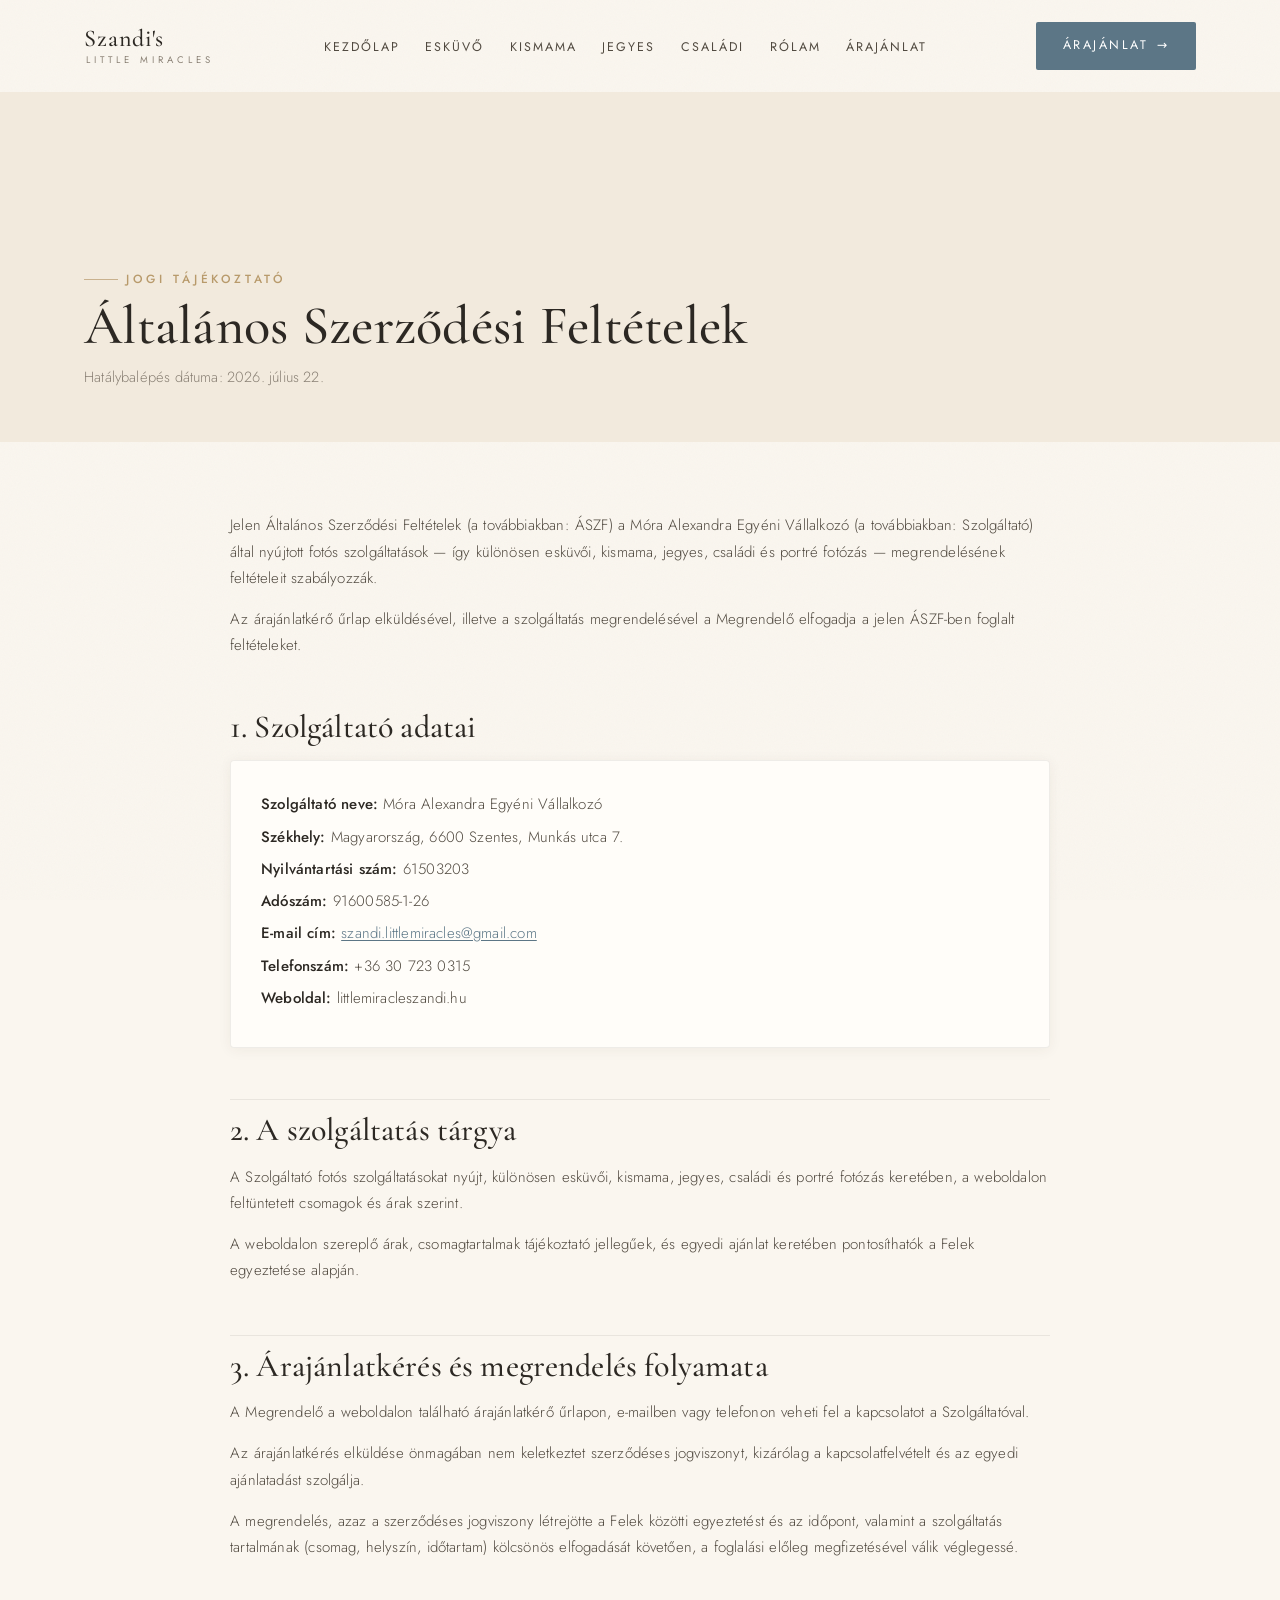
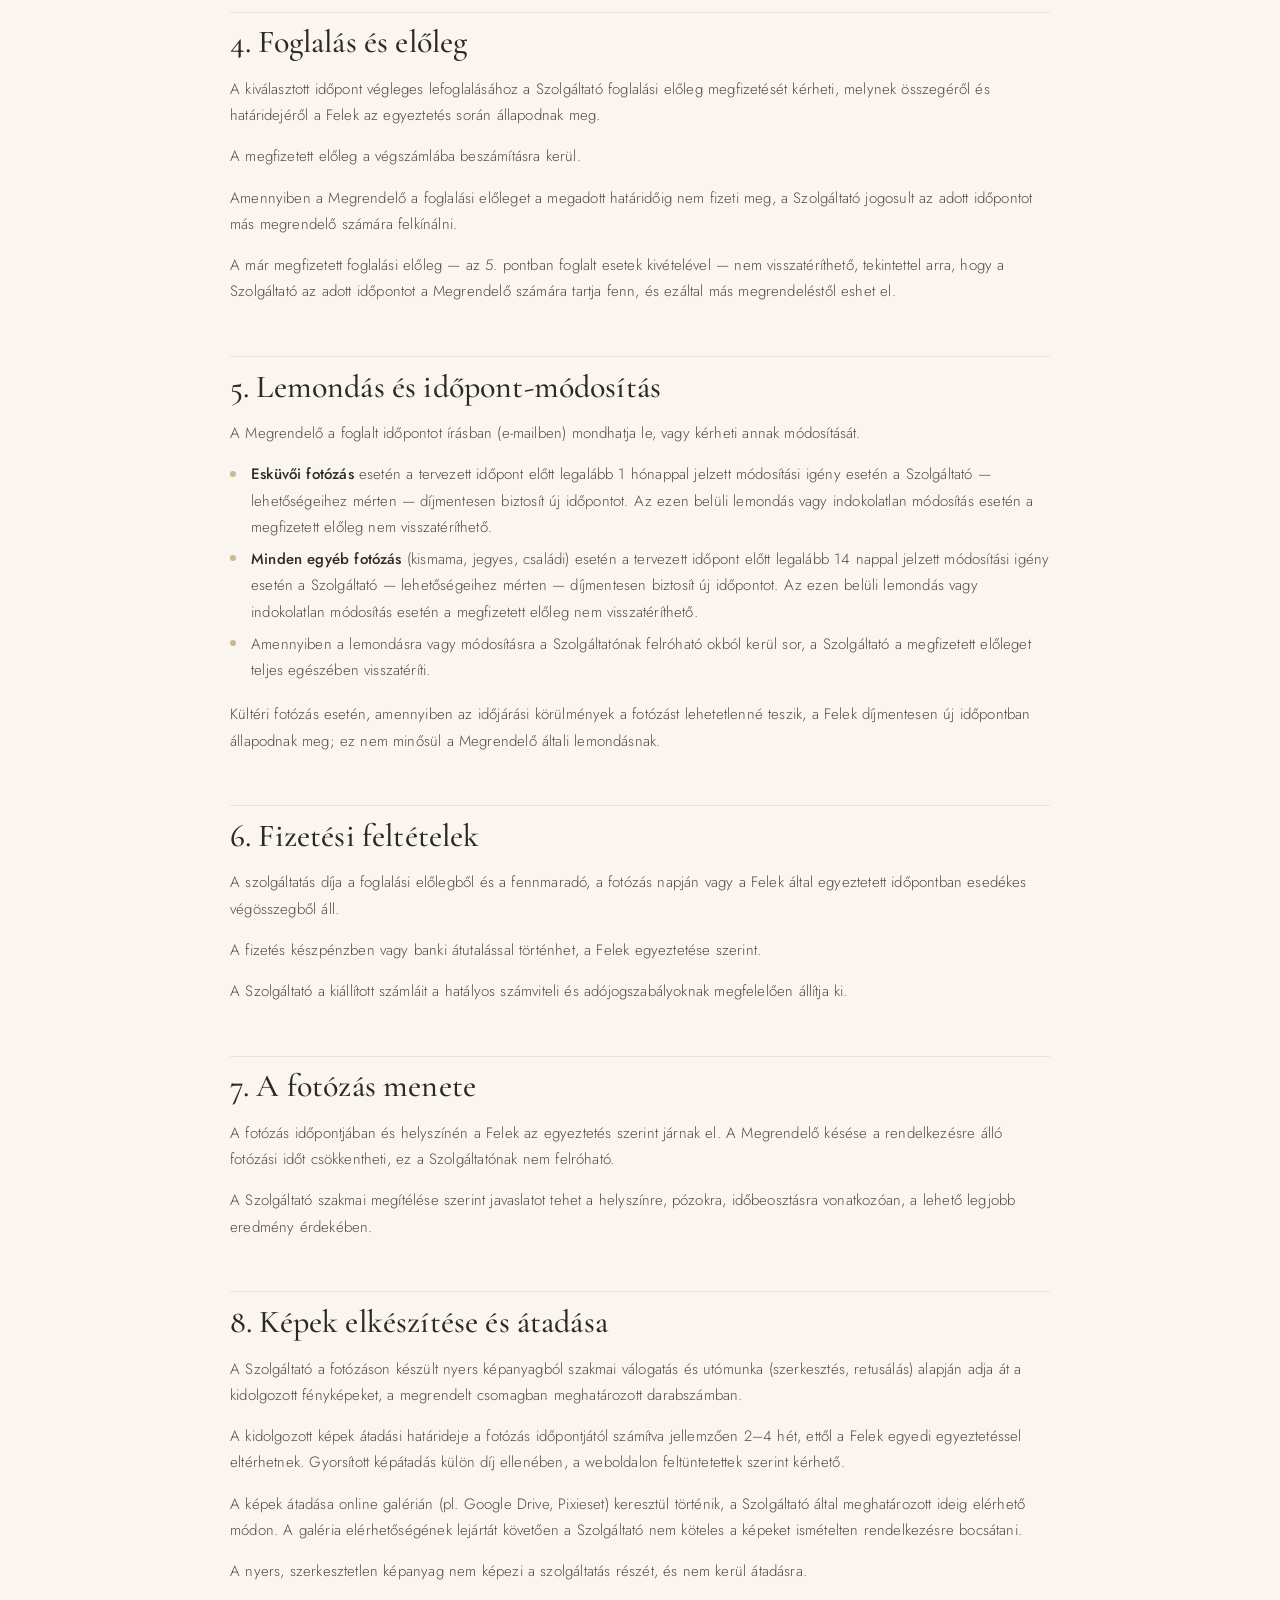
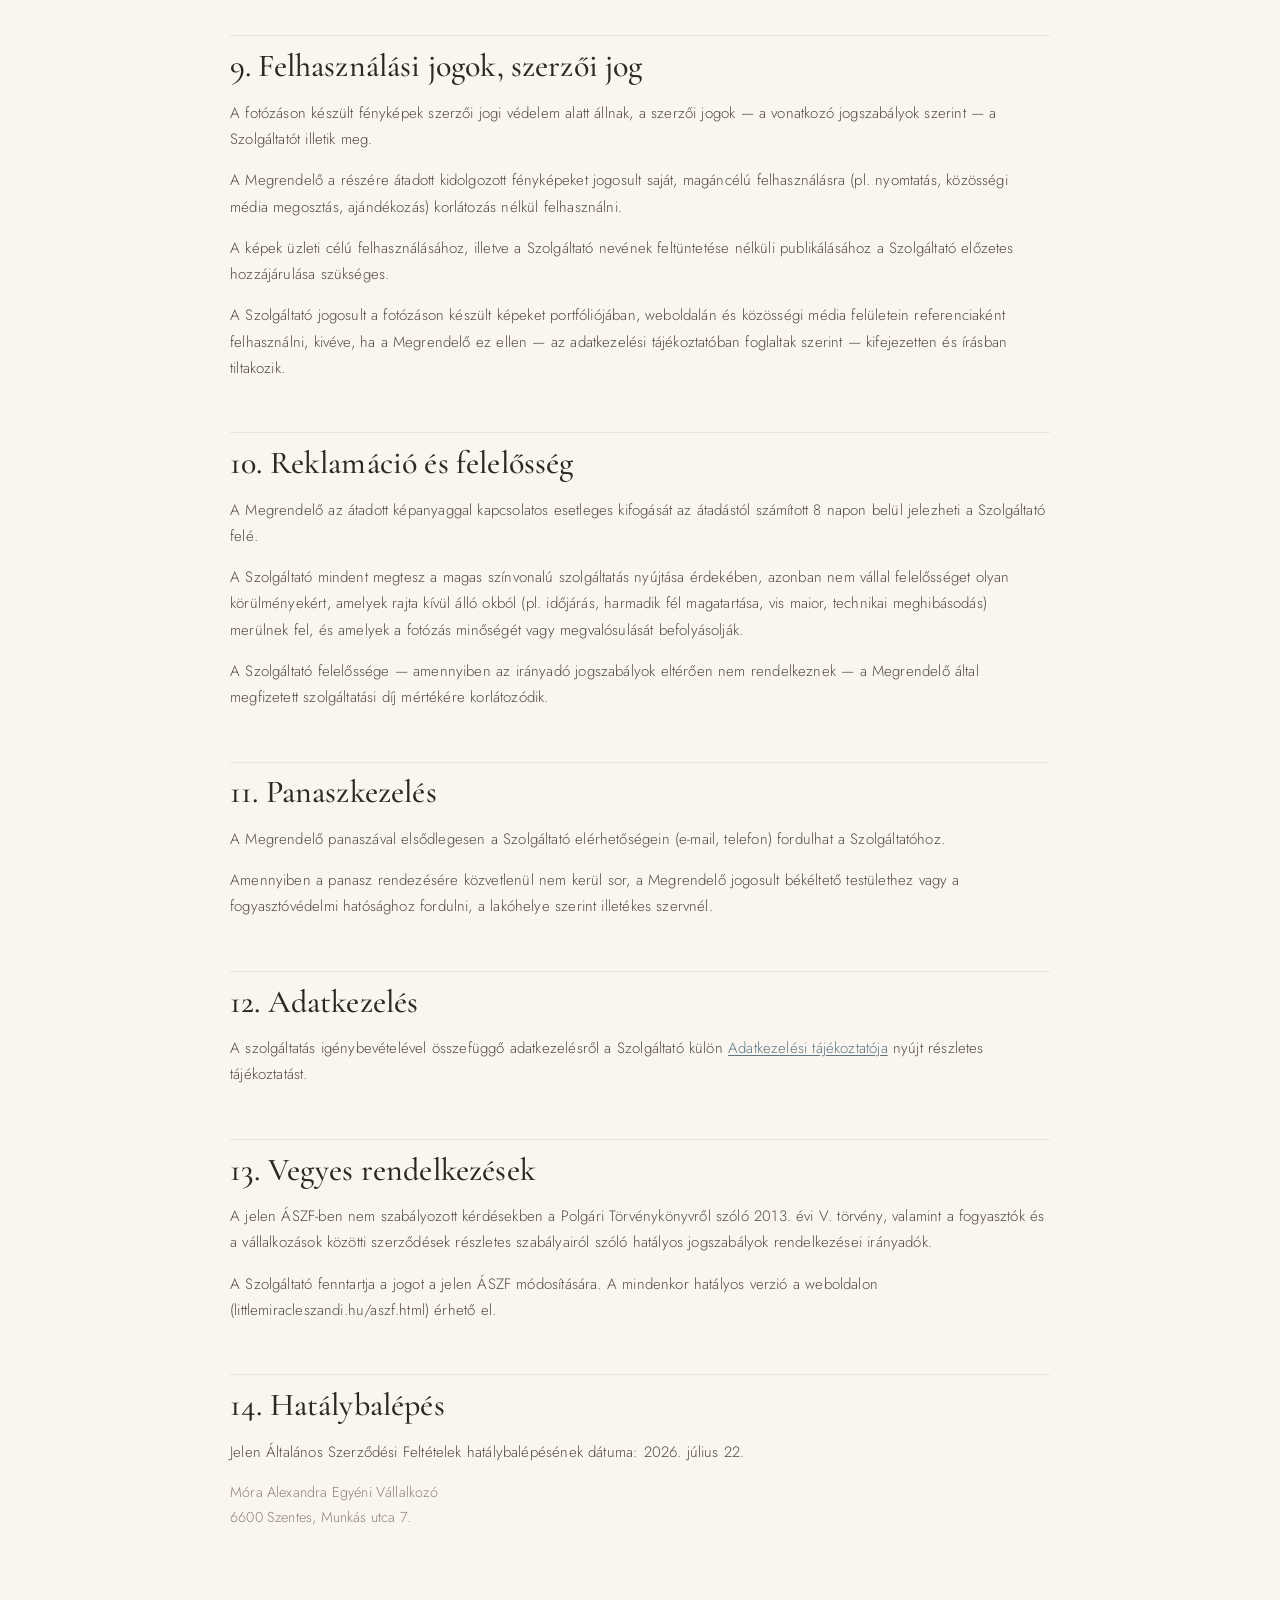
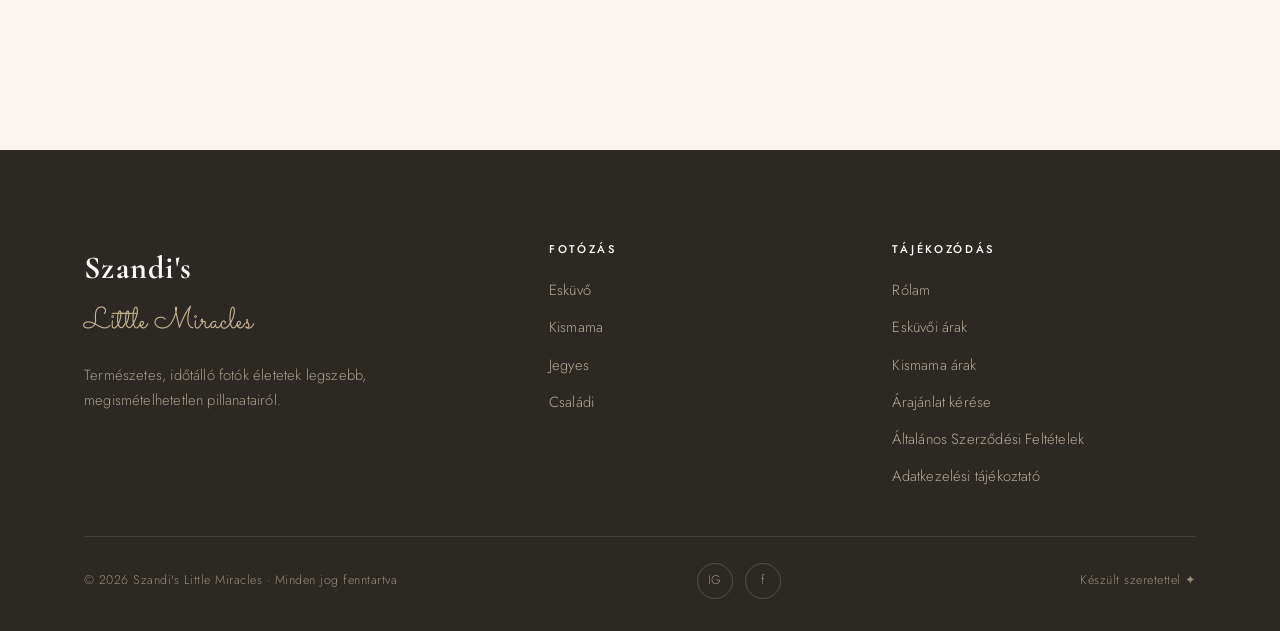
<file: aszf.html>
<!DOCTYPE html>
<html lang="hu">
<head>
<meta charset="UTF-8">
<meta name="viewport" content="width=device-width, initial-scale=1.0">
<title>Általános Szerződési Feltételek — Szandi's Little Miracles</title>
<meta name="description" content="Szandi's Little Miracles (Móra Alexandra E.V.) Általános Szerződési Feltételei fotós szolgáltatások megrendelésére.">
<meta name="robots" content="index, follow">
<link rel="preconnect" href="https://fonts.googleapis.com">
<link rel="preconnect" href="https://fonts.gstatic.com" crossorigin>
<link href="https://fonts.googleapis.com/css2?family=Cormorant+Garamond:ital,wght@0,400;0,500;0,600;1,400;1,500&family=Jost:wght@300;400;500&family=Sacramento&display=swap" rel="stylesheet">
<link rel="stylesheet" href="css/style.css?v=4">
</head>
<body>

<header class="site-header">
  <div class="container nav">
    <a class="brand" href="index.html"><b>Szandi's</b><span>Little Miracles</span></a>
    <ul class="nav-links">
      <li><a href="index.html">Kezdőlap</a></li>
      <li><a href="eskuvo.html">Esküvő</a></li>
      <li><a href="kismama.html">Kismama</a></li>
      <li><a href="jegyes.html">Jegyes</a></li>
      <li><a href="csaladi.html">Családi</a></li>
      <li><a href="index.html#rolam">Rólam</a></li>
      <li><a href="index.html#ajanlat">Árajánlat</a></li>
    </ul>
    <a href="index.html#ajanlat" class="btn btn--blue nav-cta">Árajánlat<span class="arrow">→</span></a>
    <button class="nav-burger" aria-label="Menü"><span></span><span></span><span></span></button>
  </div>
</header>

<main>

<section class="legal-hero">
  <div class="container">
    <span class="kicker">Jogi tájékoztató</span>
    <h1>Általános Szerződési Feltételek</h1>
    <p>Hatálybalépés dátuma: 2026. július 22.</p>
  </div>
</section>

<section class="section" style="padding-top:clamp(40px,6vw,70px)">
  <div class="container">
    <div class="legal">

      <p>Jelen Általános Szerződési Feltételek (a továbbiakban: ÁSZF) a Móra Alexandra Egyéni Vállalkozó (a továbbiakban: Szolgáltató) által nyújtott fotós szolgáltatások — így különösen esküvői, kismama, jegyes, családi és portré fotózás — megrendelésének feltételeit szabályozzák.</p>
      <p>Az árajánlatkérő űrlap elküldésével, illetve a szolgáltatás megrendelésével a Megrendelő elfogadja a jelen ÁSZF-ben foglalt feltételeket.</p>

      <h2>1. Szolgáltató adatai</h2>
      <div class="data-block">
        <p><span class="lbl">Szolgáltató neve:</span> Móra Alexandra Egyéni Vállalkozó</p>
        <p><span class="lbl">Székhely:</span> Magyarország, 6600 Szentes, Munkás utca 7.</p>
        <p><span class="lbl">Nyilvántartási szám:</span> 61503203</p>
        <p><span class="lbl">Adószám:</span> 91600585-1-26</p>
        <p><span class="lbl">E-mail cím:</span> <a href="mailto:szandi.littlemiracles@gmail.com">szandi.littlemiracles@gmail.com</a></p>
        <p><span class="lbl">Telefonszám:</span> +36 30 723 0315</p>
        <p><span class="lbl">Weboldal:</span> littlemiracleszandi.hu</p>
      </div>

      <h2>2. A szolgáltatás tárgya</h2>
      <p>A Szolgáltató fotós szolgáltatásokat nyújt, különösen esküvői, kismama, jegyes, családi és portré fotózás keretében, a weboldalon feltüntetett csomagok és árak szerint.</p>
      <p>A weboldalon szereplő árak, csomagtartalmak tájékoztató jellegűek, és egyedi ajánlat keretében pontosíthatók a Felek egyeztetése alapján.</p>

      <h2>3. Árajánlatkérés és megrendelés folyamata</h2>
      <p>A Megrendelő a weboldalon található árajánlatkérő űrlapon, e-mailben vagy telefonon veheti fel a kapcsolatot a Szolgáltatóval.</p>
      <p>Az árajánlatkérés elküldése önmagában nem keletkeztet szerződéses jogviszonyt, kizárólag a kapcsolatfelvételt és az egyedi ajánlatadást szolgálja.</p>
      <p>A megrendelés, azaz a szerződéses jogviszony létrejötte a Felek közötti egyeztetést és az időpont, valamint a szolgáltatás tartalmának (csomag, helyszín, időtartam) kölcsönös elfogadását követően, a foglalási előleg megfizetésével válik véglegessé.</p>

      <h2>4. Foglalás és előleg</h2>
      <p>A kiválasztott időpont végleges lefoglalásához a Szolgáltató foglalási előleg megfizetését kérheti, melynek összegéről és határidejéről a Felek az egyeztetés során állapodnak meg.</p>
      <p>A megfizetett előleg a végszámlába beszámításra kerül.</p>
      <p>Amennyiben a Megrendelő a foglalási előleget a megadott határidőig nem fizeti meg, a Szolgáltató jogosult az adott időpontot más megrendelő számára felkínálni.</p>
      <p>A már megfizetett foglalási előleg — az 5. pontban foglalt esetek kivételével — nem visszatéríthető, tekintettel arra, hogy a Szolgáltató az adott időpontot a Megrendelő számára tartja fenn, és ezáltal más megrendeléstől eshet el.</p>

      <h2>5. Lemondás és időpont-módosítás</h2>
      <p>A Megrendelő a foglalt időpontot írásban (e-mailben) mondhatja le, vagy kérheti annak módosítását.</p>
      <ul>
        <li><span class="lbl">Esküvői fotózás</span> esetén a tervezett időpont előtt legalább 1 hónappal jelzett módosítási igény esetén a Szolgáltató — lehetőségeihez mérten — díjmentesen biztosít új időpontot. Az ezen belüli lemondás vagy indokolatlan módosítás esetén a megfizetett előleg nem visszatéríthető.</li>
        <li><span class="lbl">Minden egyéb fotózás</span> (kismama, jegyes, családi) esetén a tervezett időpont előtt legalább 14 nappal jelzett módosítási igény esetén a Szolgáltató — lehetőségeihez mérten — díjmentesen biztosít új időpontot. Az ezen belüli lemondás vagy indokolatlan módosítás esetén a megfizetett előleg nem visszatéríthető.</li>
        <li>Amennyiben a lemondásra vagy módosításra a Szolgáltatónak felróható okból kerül sor, a Szolgáltató a megfizetett előleget teljes egészében visszatéríti.</li>
      </ul>
      <p>Kültéri fotózás esetén, amennyiben az időjárási körülmények a fotózást lehetetlenné teszik, a Felek díjmentesen új időpontban állapodnak meg; ez nem minősül a Megrendelő általi lemondásnak.</p>

      <h2>6. Fizetési feltételek</h2>
      <p>A szolgáltatás díja a foglalási előlegből és a fennmaradó, a fotózás napján vagy a Felek által egyeztetett időpontban esedékes végösszegből áll.</p>
      <p>A fizetés készpénzben vagy banki átutalással történhet, a Felek egyeztetése szerint.</p>
      <p>A Szolgáltató a kiállított számláit a hatályos számviteli és adójogszabályoknak megfelelően állítja ki.</p>

      <h2>7. A fotózás menete</h2>
      <p>A fotózás időpontjában és helyszínén a Felek az egyeztetés szerint járnak el. A Megrendelő késése a rendelkezésre álló fotózási időt csökkentheti, ez a Szolgáltatónak nem felróható.</p>
      <p>A Szolgáltató szakmai megítélése szerint javaslatot tehet a helyszínre, pózokra, időbeosztásra vonatkozóan, a lehető legjobb eredmény érdekében.</p>

      <h2>8. Képek elkészítése és átadása</h2>
      <p>A Szolgáltató a fotózáson készült nyers képanyagból szakmai válogatás és utómunka (szerkesztés, retusálás) alapján adja át a kidolgozott fényképeket, a megrendelt csomagban meghatározott darabszámban.</p>
      <p>A kidolgozott képek átadási határideje a fotózás időpontjától számítva jellemzően 2–4 hét, ettől a Felek egyedi egyeztetéssel eltérhetnek. Gyorsított képátadás külön díj ellenében, a weboldalon feltüntetettek szerint kérhető.</p>
      <p>A képek átadása online galérián (pl. Google Drive, Pixieset) keresztül történik, a Szolgáltató által meghatározott ideig elérhető módon. A galéria elérhetőségének lejártát követően a Szolgáltató nem köteles a képeket ismételten rendelkezésre bocsátani.</p>
      <p>A nyers, szerkesztetlen képanyag nem képezi a szolgáltatás részét, és nem kerül átadásra.</p>

      <h2>9. Felhasználási jogok, szerzői jog</h2>
      <p>A fotózáson készült fényképek szerzői jogi védelem alatt állnak, a szerzői jogok — a vonatkozó jogszabályok szerint — a Szolgáltatót illetik meg.</p>
      <p>A Megrendelő a részére átadott kidolgozott fényképeket jogosult saját, magáncélú felhasználásra (pl. nyomtatás, közösségi média megosztás, ajándékozás) korlátozás nélkül felhasználni.</p>
      <p>A képek üzleti célú felhasználásához, illetve a Szolgáltató nevének feltüntetése nélküli publikálásához a Szolgáltató előzetes hozzájárulása szükséges.</p>
      <p>A Szolgáltató jogosult a fotózáson készült képeket portfóliójában, weboldalán és közösségi média felületein referenciaként felhasználni, kivéve, ha a Megrendelő ez ellen — az adatkezelési tájékoztatóban foglaltak szerint — kifejezetten és írásban tiltakozik.</p>

      <h2>10. Reklamáció és felelősség</h2>
      <p>A Megrendelő az átadott képanyaggal kapcsolatos esetleges kifogását az átadástól számított 8 napon belül jelezheti a Szolgáltató felé.</p>
      <p>A Szolgáltató mindent megtesz a magas színvonalú szolgáltatás nyújtása érdekében, azonban nem vállal felelősséget olyan körülményekért, amelyek rajta kívül álló okból (pl. időjárás, harmadik fél magatartása, vis maior, technikai meghibásodás) merülnek fel, és amelyek a fotózás minőségét vagy megvalósulását befolyásolják.</p>
      <p>A Szolgáltató felelőssége — amennyiben az irányadó jogszabályok eltérően nem rendelkeznek — a Megrendelő által megfizetett szolgáltatási díj mértékére korlátozódik.</p>

      <h2>11. Panaszkezelés</h2>
      <p>A Megrendelő panaszával elsődlegesen a Szolgáltató elérhetőségein (e-mail, telefon) fordulhat a Szolgáltatóhoz.</p>
      <p>Amennyiben a panasz rendezésére közvetlenül nem kerül sor, a Megrendelő jogosult békéltető testülethez vagy a fogyasztóvédelmi hatósághoz fordulni, a lakóhelye szerint illetékes szervnél.</p>

      <h2>12. Adatkezelés</h2>
      <p>A szolgáltatás igénybevételével összefüggő adatkezelésről a Szolgáltató külön <a href="adatkezeles.html">Adatkezelési tájékoztatója</a> nyújt részletes tájékoztatást.</p>

      <h2>13. Vegyes rendelkezések</h2>
      <p>A jelen ÁSZF-ben nem szabályozott kérdésekben a Polgári Törvénykönyvről szóló 2013. évi V. törvény, valamint a fogyasztók és a vállalkozások közötti szerződések részletes szabályairól szóló hatályos jogszabályok rendelkezései irányadók.</p>
      <p>A Szolgáltató fenntartja a jogot a jelen ÁSZF módosítására. A mindenkor hatályos verzió a weboldalon (littlemiracleszandi.hu/aszf.html) érhető el.</p>

      <h2>14. Hatálybalépés</h2>
      <p>Jelen Általános Szerződési Feltételek hatálybalépésének dátuma: 2026. július 22.</p>
      <p class="note">Móra Alexandra Egyéni Vállalkozó<br>6600 Szentes, Munkás utca 7.</p>

    </div>
  </div>
</section>

</main>

<footer class="site-footer">
  <div class="container">
    <div class="footer-top">
      <div class="footer-brand">
        <b>Szandi's</b><span>Little Miracles</span>
        <p>Természetes, időtálló fotók életetek legszebb, megismételhetetlen pillanatairól.</p>
      </div>
      <div class="footer-col">
        <h5>Fotózás</h5>
        <ul>
          <li><a href="eskuvo.html">Esküvő</a></li>
          <li><a href="kismama.html">Kismama</a></li>
          <li><a href="jegyes.html">Jegyes</a></li>
          <li><a href="csaladi.html">Családi</a></li>
        </ul>
      </div>
      <div class="footer-col">
        <h5>Tájékozódás</h5>
        <ul>
          <li><a href="index.html#rolam">Rólam</a></li>
          <li><a href="eskuvo.html#arak">Esküvői árak</a></li>
          <li><a href="kismama.html#arak">Kismama árak</a></li>
          <li><a href="index.html#ajanlat">Árajánlat kérése</a></li>
          <li><a href="aszf.html">Általános Szerződési Feltételek</a></li>
          <li><a href="adatkezeles.html">Adatkezelési tájékoztató</a></li>
        </ul>
      </div>
    </div>
    <div class="footer-bottom">
      <span>© <span data-year>2026</span> Szandi's Little Miracles · Minden jog fenntartva</span>
      <div class="socials"><a href="#" aria-label="Instagram">IG</a><a href="#" aria-label="Facebook">f</a></div>
      <span>Készült szeretettel ✦</span>
    </div>
  </div>
</footer>

<script src="js/main.js?v=2"></script>
</body>
</html>
</file>
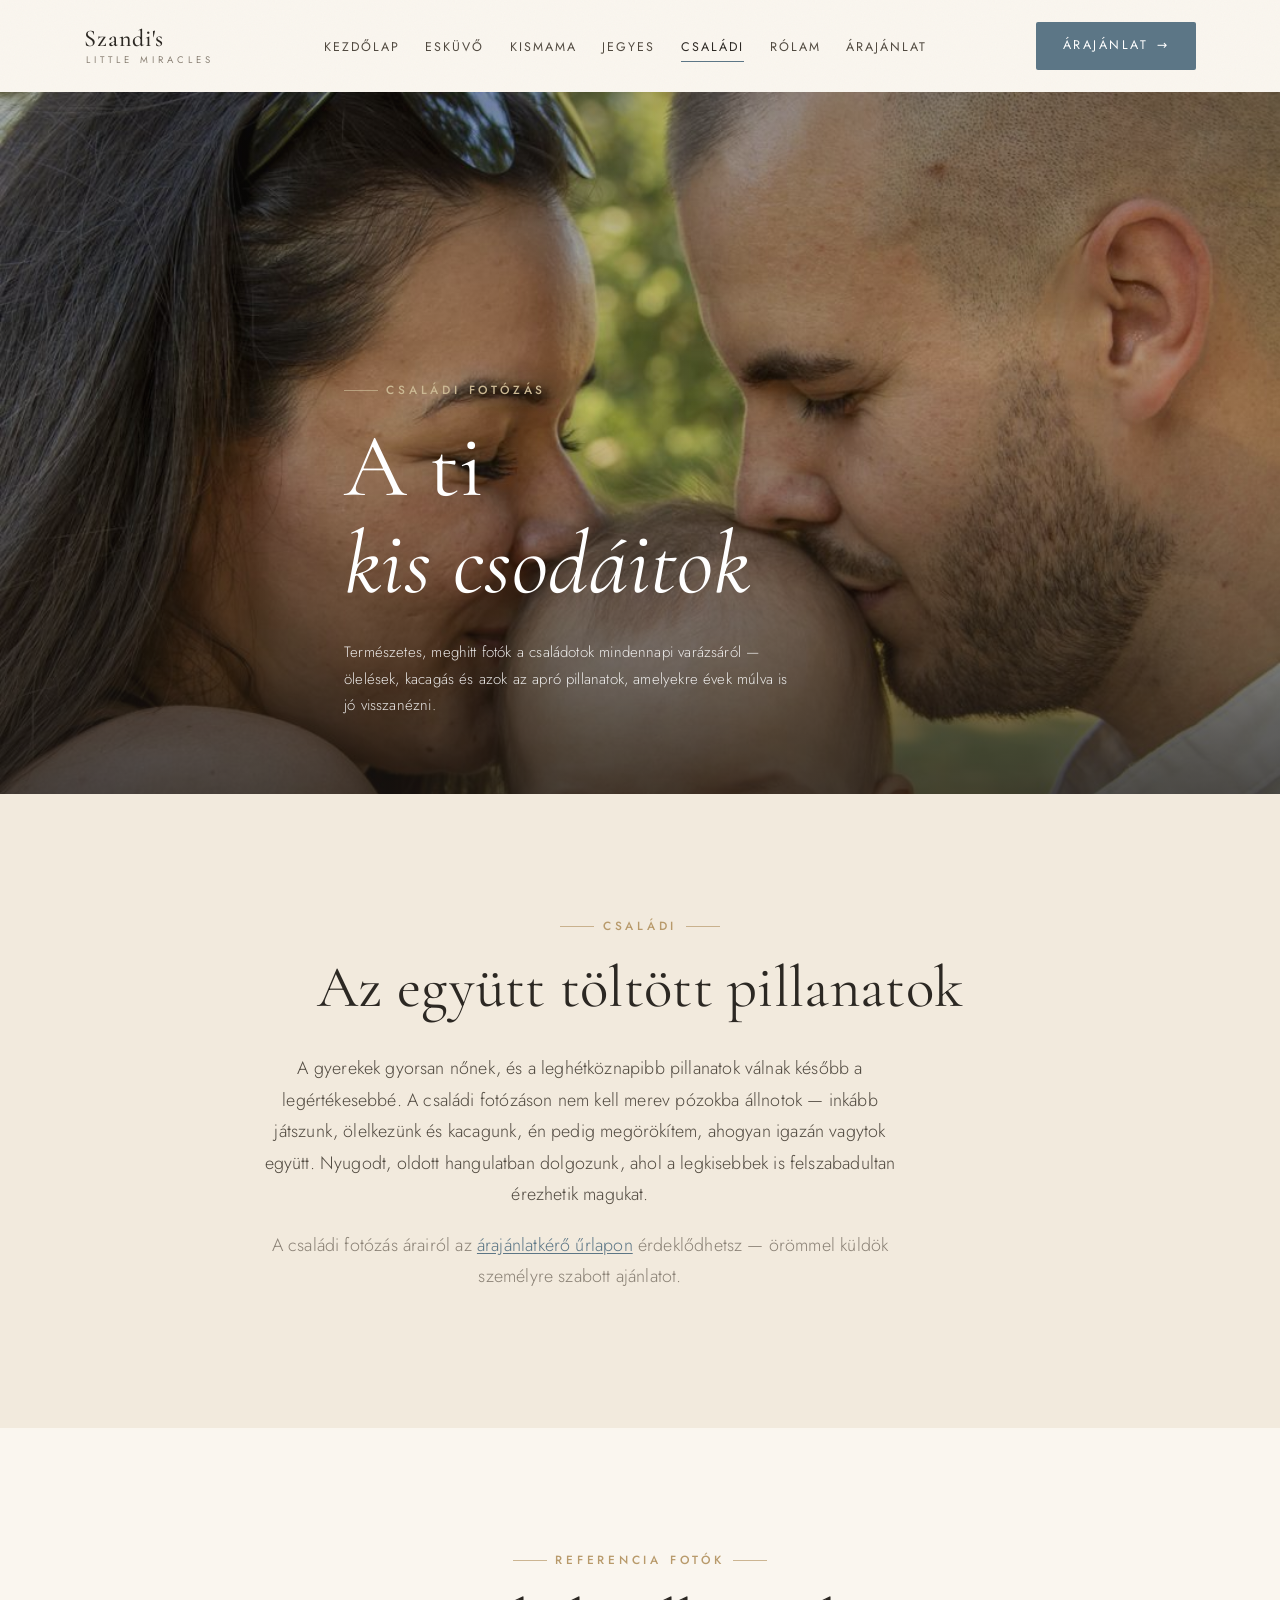
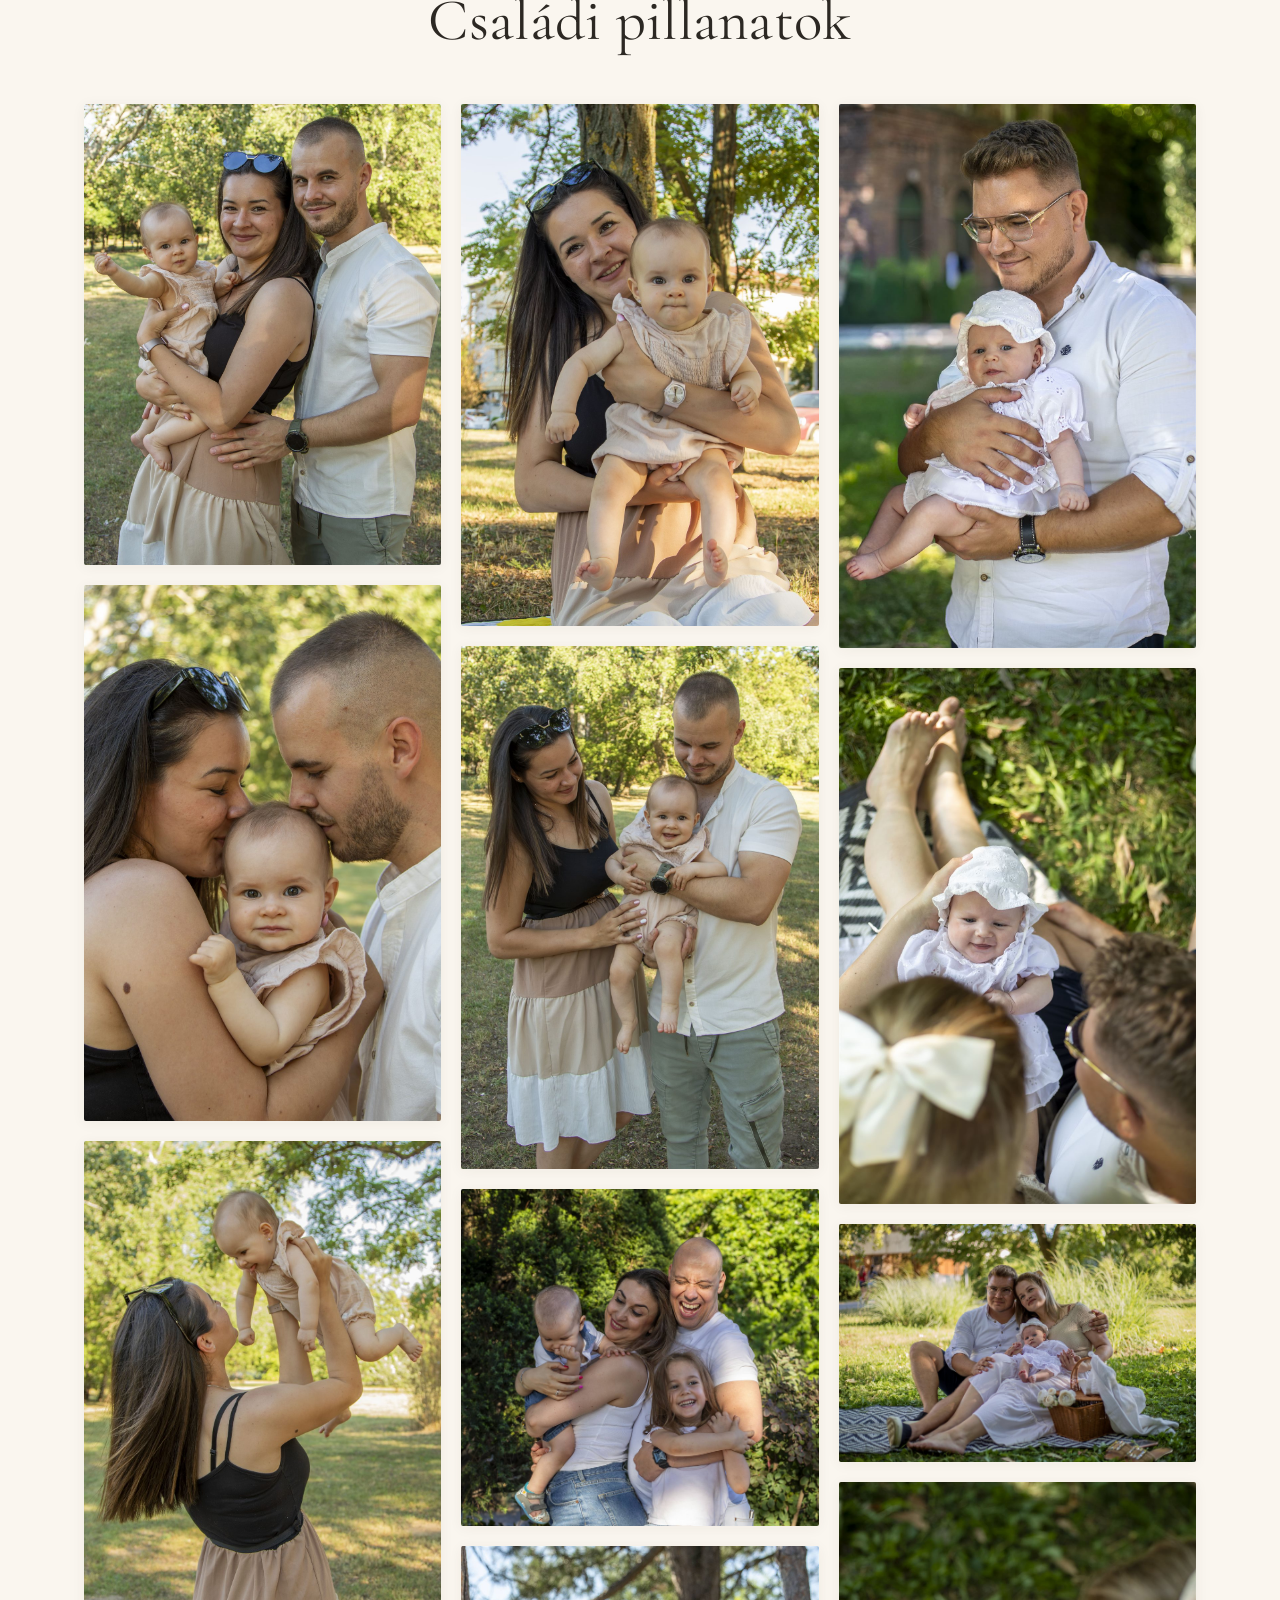
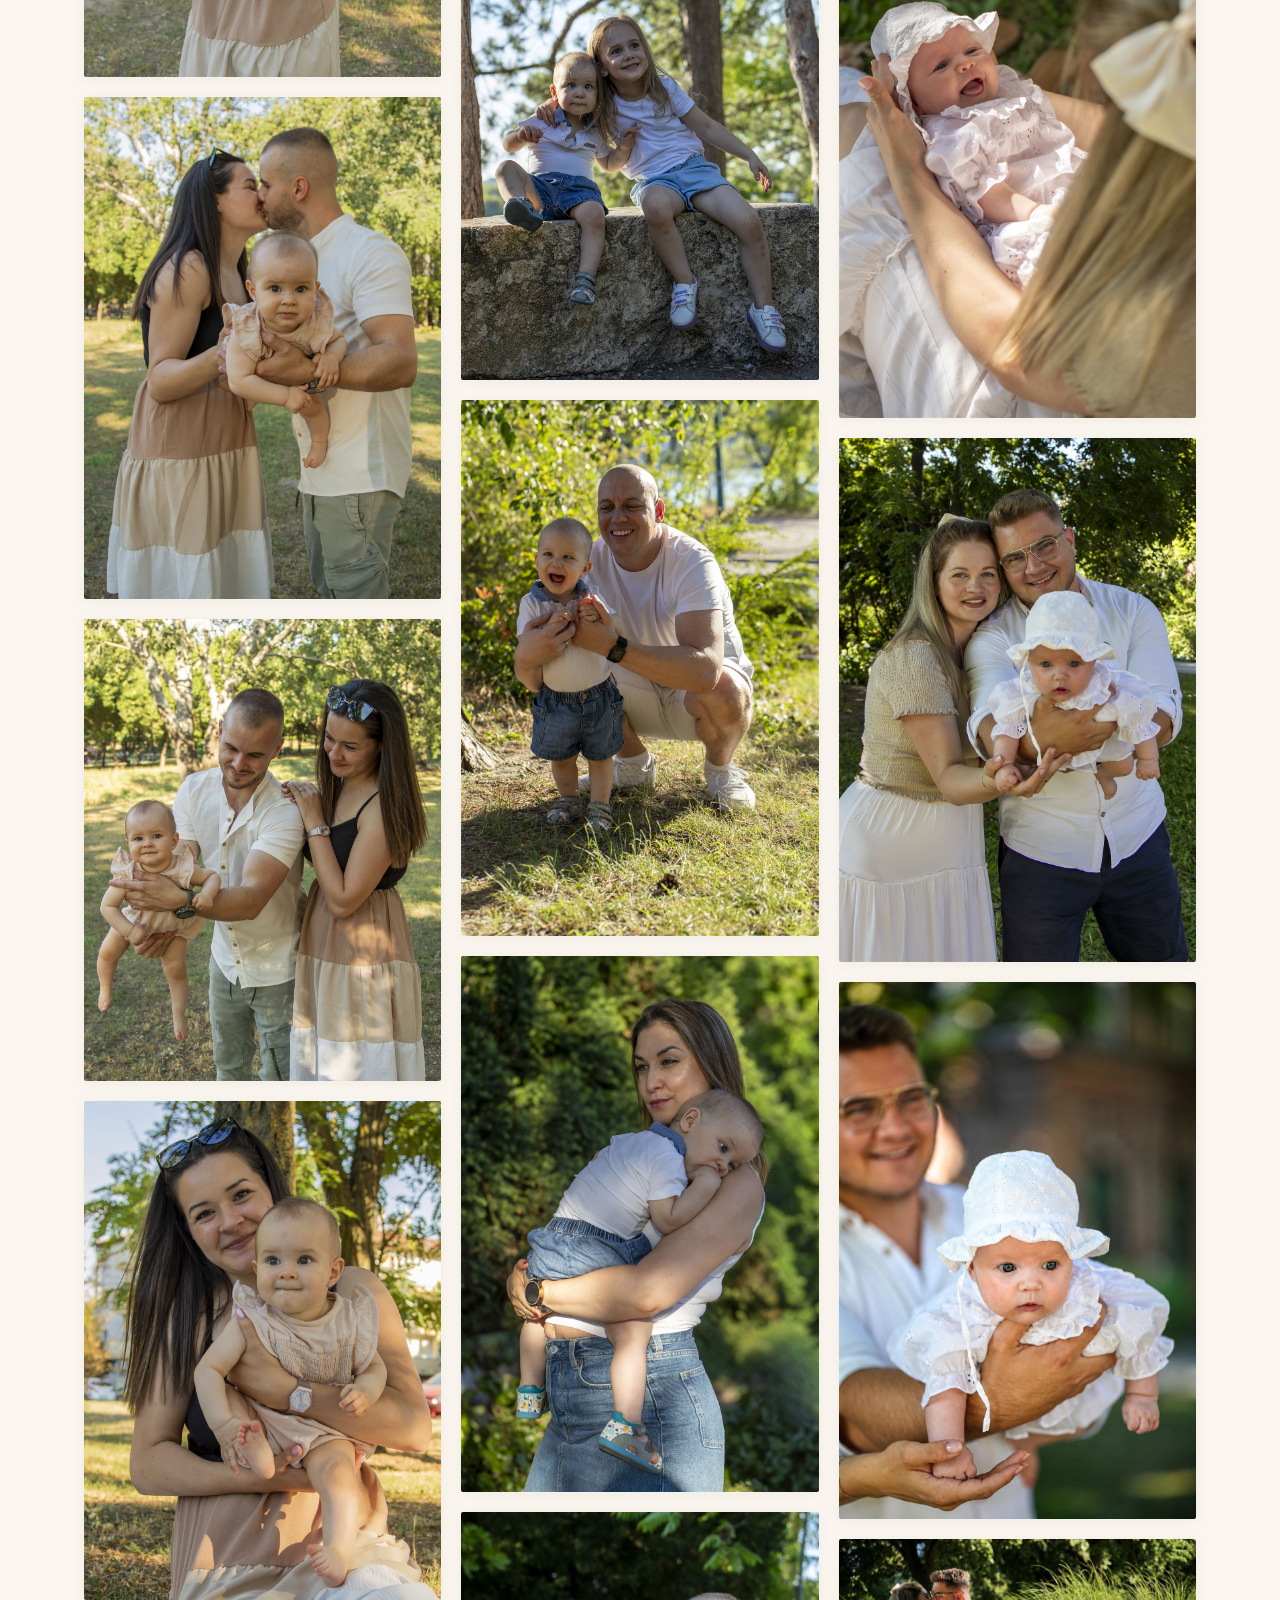
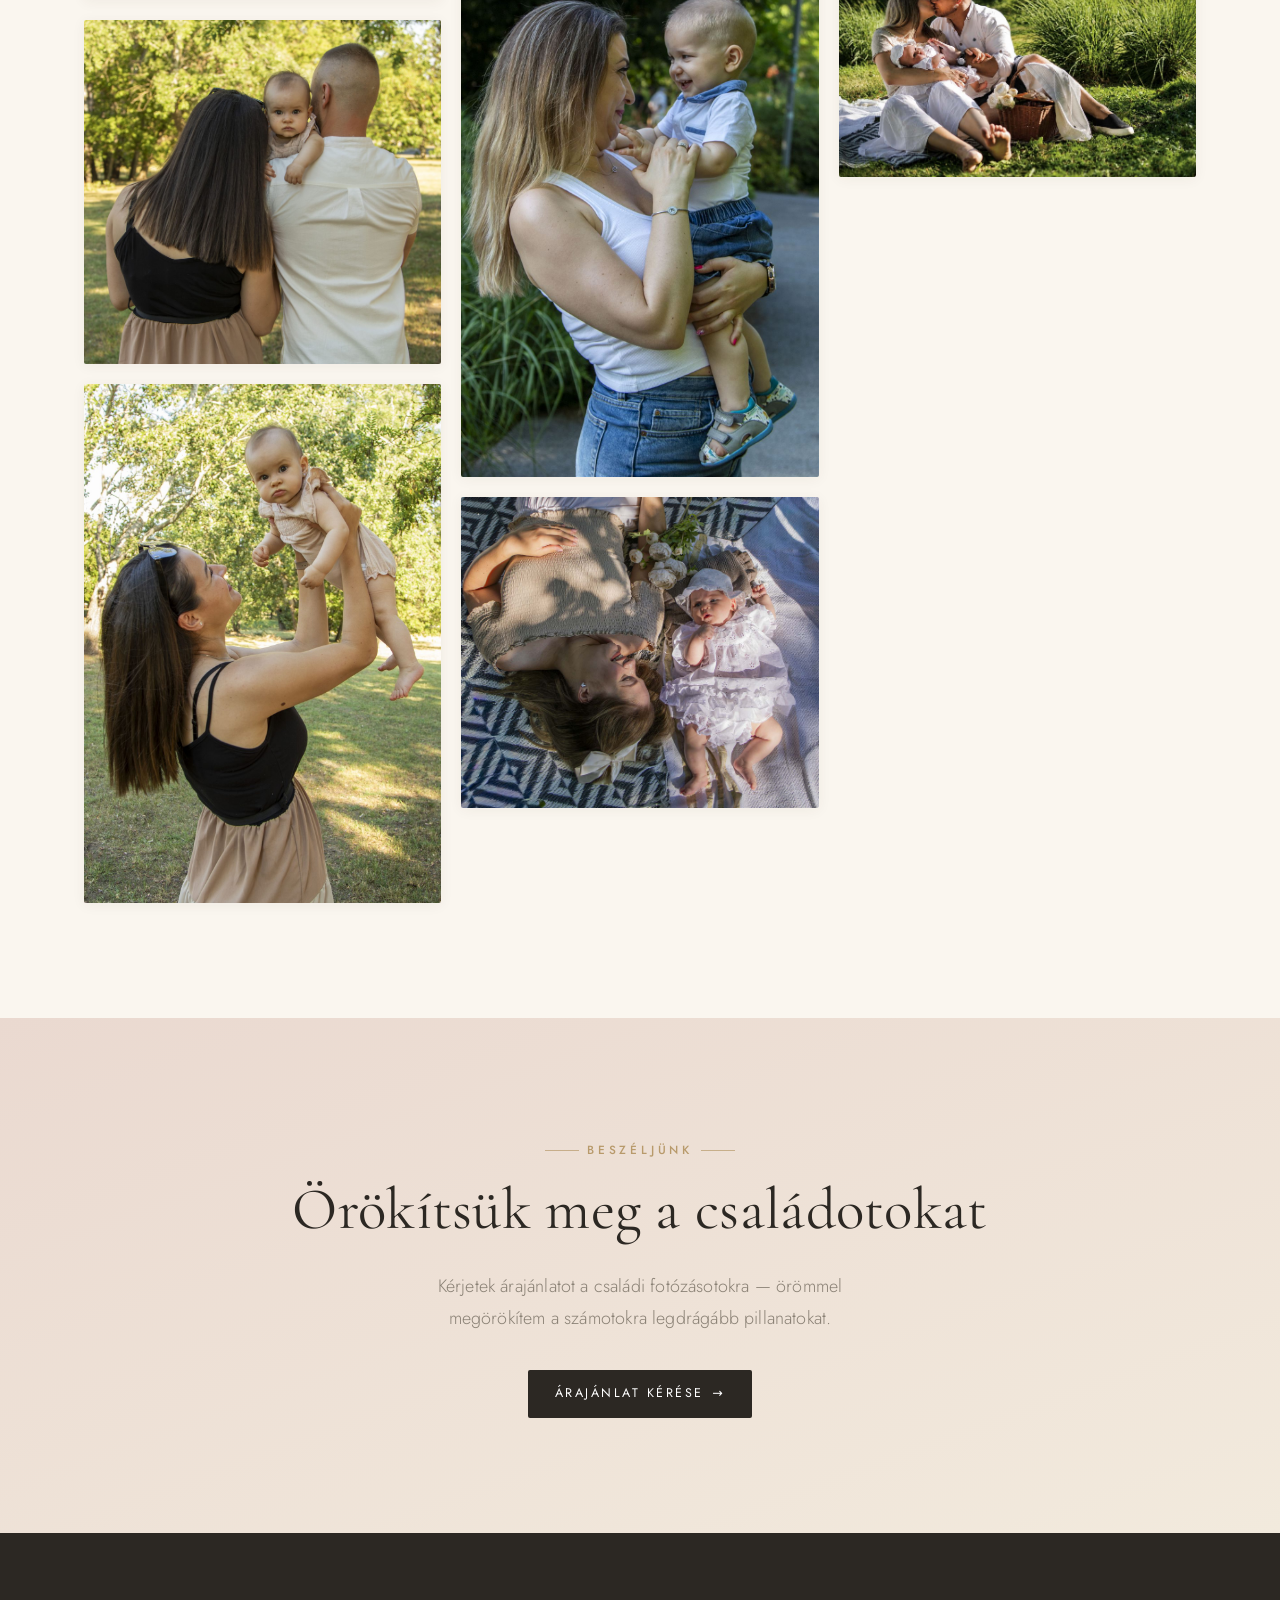
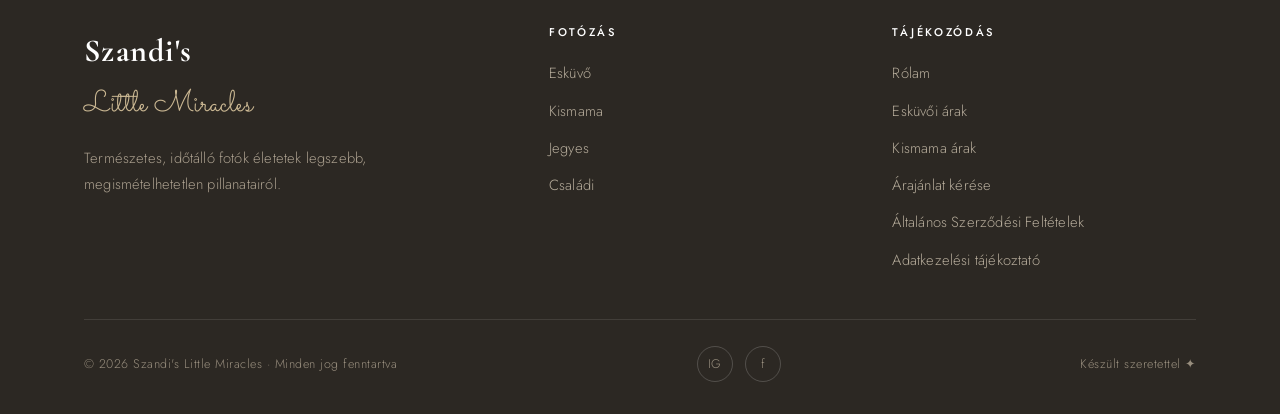
<file: csaladi.html>
<!DOCTYPE html>
<html lang="hu">
<head>
<meta charset="UTF-8">
<meta name="viewport" content="width=device-width, initial-scale=1.0">
<title>Családi fotózás — Szandi's Little Miracles</title>
<meta name="description" content="Családi fotózás Móra Alexandrával — természetes, meghitt fotók a családotok legdrágább pillanatairól, nyugodt, oldott hangulatban a szabadban.">
<link rel="preconnect" href="https://fonts.googleapis.com">
<link rel="preconnect" href="https://fonts.gstatic.com" crossorigin>
<link href="https://fonts.googleapis.com/css2?family=Cormorant+Garamond:ital,wght@0,400;0,500;0,600;1,400;1,500&family=Jost:wght@300;400;500&family=Sacramento&display=swap" rel="stylesheet">
<link rel="stylesheet" href="css/style.css?v=4">
</head>
<body>

<header class="site-header">
  <div class="container nav">
    <a class="brand" href="index.html"><b>Szandi's</b><span>Little Miracles</span></a>
    <ul class="nav-links">
      <li><a href="index.html">Kezdőlap</a></li>
      <li><a href="eskuvo.html">Esküvő</a></li>
      <li><a href="kismama.html">Kismama</a></li>
      <li><a href="jegyes.html">Jegyes</a></li>
      <li><a href="csaladi.html" class="active">Családi</a></li>
      <li><a href="index.html#rolam">Rólam</a></li>
      <li><a href="index.html#ajanlat">Árajánlat</a></li>
    </ul>
    <a href="index.html#ajanlat" class="btn btn--blue nav-cta">Árajánlat<span class="arrow">→</span></a>
    <button class="nav-burger" aria-label="Menü"><span></span><span></span><span></span></button>
  </div>
</header>

<main>

<!-- PAGE HERO -->
<section class="page-hero">
  <div class="ph-bg"><img src="images/csalad/csalad-02.jpg" alt="Szülők puszit adnak kisbabájuknak" style="object-position:center 30%"></div>
  <div class="container page-hero-inner reveal">
    <span class="kicker">Családi fotózás</span>
    <h1 class="h-xl">A ti<br><span class="serif-italic">kis csodáitok</span></h1>
    <p>Természetes, meghitt fotók a családotok mindennapi varázsáról — ölelések, kacagás és azok az apró pillanatok, amelyekre évek múlva is jó visszanézni.</p>
  </div>
</section>

<!-- INTRO -->
<section class="section bg-cream">
  <div class="container">
    <div class="head reveal" style="max-width:820px;margin-inline:auto;text-align:center">
      <span class="kicker center">Családi</span>
      <h2 class="h-lg">Az együtt töltött pillanatok</h2>
    </div>
    <div class="page-intro reveal d1" style="max-width:760px;margin:34px auto 0;text-align:center">
      <p>A gyerekek gyorsan nőnek, és a leghétköznapibb pillanatok válnak később a legértékesebbé. A családi fotózáson nem kell merev pózokba állnotok — inkább játszunk, ölelkezünk és kacagunk, én pedig megörökítem, ahogyan igazán vagytok együtt. Nyugodt, oldott hangulatban dolgozunk, ahol a legkisebbek is felszabadultan érezhetik magukat.</p>
      <p class="muted">A családi fotózás árairól az <a href="index.html#ajanlat" style="color:var(--blue-deep);text-decoration:underline;text-underline-offset:2px">árajánlatkérő űrlapon</a> érdeklődhetsz — örömmel küldök személyre szabott ajánlatot.</p>
    </div>
  </div>
</section>

<!-- GALÉRIA -->
<section class="section" id="galeria">
  <div class="container">
    <div class="head center reveal" style="margin-inline:auto;margin-bottom:clamp(34px,4vw,56px)">
      <span class="kicker center">Referencia fotók</span>
      <h2 class="h-lg">Családi pillanatok</h2>
    </div>
    <div class="gallery reveal d1">
      <div class="g-item"><img src="images/csalad/csalad-01.jpg" alt="Édesanya, édesapa és kisbabájuk a parkban" loading="lazy"></div>
      <div class="g-item"><img src="images/csalad/csalad-02.jpg" alt="Szülők puszit adnak kisbabájuknak" loading="lazy"></div>
      <div class="g-item"><img src="images/csalad/csalad-03.jpg" alt="Édesanya a magasba emeli mosolygó kisbabáját" loading="lazy"></div>
      <div class="g-item"><img src="images/csalad/csalad-04.jpg" alt="Egymást csókoló szülők a kisbabával" loading="lazy"></div>
      <div class="g-item"><img src="images/csalad/csalad-05.jpg" alt="Édesapa karjában a kisbaba, édesanya mosolyog" loading="lazy"></div>
      <div class="g-item"><img src="images/csalad/csalad-06.jpg" alt="Édesanya és kisbabája arca egymáshoz simul" loading="lazy"></div>
      <div class="g-item"><img src="images/csalad/csalad-07.jpg" alt="Szülők hátulról, édesapa karjában a hátranéző kisbaba" loading="lazy"></div>
      <div class="g-item"><img src="images/csalad/csalad-08.jpg" alt="Édesanya a magasba emeli kisbabáját a napsütésben" loading="lazy"></div>
      <div class="g-item"><img src="images/csalad/csalad-09.jpg" alt="Édesanya öleli mosolygó kisbabáját" loading="lazy"></div>
      <div class="g-item"><img src="images/csalad/csalad-10.jpg" alt="A háromtagú család együtt a szabadban" loading="lazy"></div>
      <div class="g-item"><img src="images/csalad/csalad-11.jpg" alt="Családi fotózás a szabadban" loading="lazy"></div>
      <div class="g-item"><img src="images/csalad/csalad-12.jpg" alt="Szülők és gyermekük együtt" loading="lazy"></div>
      <div class="g-item"><img src="images/csalad/csalad-13.jpg" alt="Családi pillanat a természetben" loading="lazy"></div>
      <div class="g-item"><img src="images/csalad/csalad-14.jpg" alt="Család együtt játszik a szabadban" loading="lazy"></div>
      <div class="g-item"><img src="images/csalad/csalad-15.jpg" alt="Meghitt családi jelenet" loading="lazy"></div>
      <div class="g-item"><img src="images/csalad/csalad-16.jpg" alt="Családi fotózás a szabadban" loading="lazy"></div>
      <div class="g-item"><img src="images/csalad/csalad-17.jpg" alt="Szülők és gyermekük együtt" loading="lazy"></div>
      <div class="g-item"><img src="images/csalad/csalad-18.jpg" alt="Családi pillanat a természetben" loading="lazy"></div>
      <div class="g-item"><img src="images/csalad/csalad-19.jpg" alt="Család együtt játszik a szabadban" loading="lazy"></div>
      <div class="g-item"><img src="images/csalad/csalad-20.jpg" alt="Meghitt családi jelenet" loading="lazy"></div>
      <div class="g-item"><img src="images/csalad/csalad-21.jpg" alt="Családi fotózás a szabadban" loading="lazy"></div>
      <div class="g-item"><img src="images/csalad/csalad-22.jpg" alt="Szülők és gyermekük együtt" loading="lazy"></div>
      <div class="g-item"><img src="images/csalad/csalad-23.jpg" alt="Családi pillanat a természetben" loading="lazy"></div>
    </div>
  </div>
</section>

<!-- CTA -->
<section class="section center" style="background:linear-gradient(160deg,var(--blush),var(--cream))">
  <div class="container reveal">
    <span class="kicker center">Beszéljünk</span>
    <h2 class="h-lg" style="margin:.3em 0 .5em">Örökítsük meg a családotokat</h2>
    <p class="lead muted" style="max-width:48ch;margin:0 auto 2em">Kérjetek árajánlatot a családi fotózásotokra — örömmel megörökítem a számotokra legdrágább pillanatokat.</p>
    <a href="index.html#ajanlat" class="btn">Árajánlat kérése<span class="arrow">→</span></a>
  </div>
</section>

</main>

<footer class="site-footer">
  <div class="container">
    <div class="footer-top">
      <div class="footer-brand">
        <b>Szandi's</b><span>Little Miracles</span>
        <p>Természetes, időtálló fotók életetek legszebb, megismételhetetlen pillanatairól.</p>
      </div>
      <div class="footer-col">
        <h5>Fotózás</h5>
        <ul>
          <li><a href="eskuvo.html">Esküvő</a></li>
          <li><a href="kismama.html">Kismama</a></li>
          <li><a href="jegyes.html">Jegyes</a></li>
          <li><a href="csaladi.html">Családi</a></li>
        </ul>
      </div>
      <div class="footer-col">
        <h5>Tájékozódás</h5>
        <ul>
          <li><a href="index.html#rolam">Rólam</a></li>
          <li><a href="eskuvo.html#arak">Esküvői árak</a></li>
          <li><a href="kismama.html#arak">Kismama árak</a></li>
          <li><a href="index.html#ajanlat">Árajánlat kérése</a></li>
          <li><a href="aszf.html">Általános Szerződési Feltételek</a></li>
          <li><a href="adatkezeles.html">Adatkezelési tájékoztató</a></li>
        </ul>
      </div>
    </div>
    <div class="footer-bottom">
      <span>© <span data-year>2026</span> Szandi's Little Miracles · Minden jog fenntartva</span>
      <div class="socials"><a href="#" aria-label="Instagram">IG</a><a href="#" aria-label="Facebook">f</a></div>
      <span>Készült szeretettel ✦</span>
    </div>
  </div>
</footer>

<script src="js/main.js?v=2"></script>
</body>
</html>
</file>
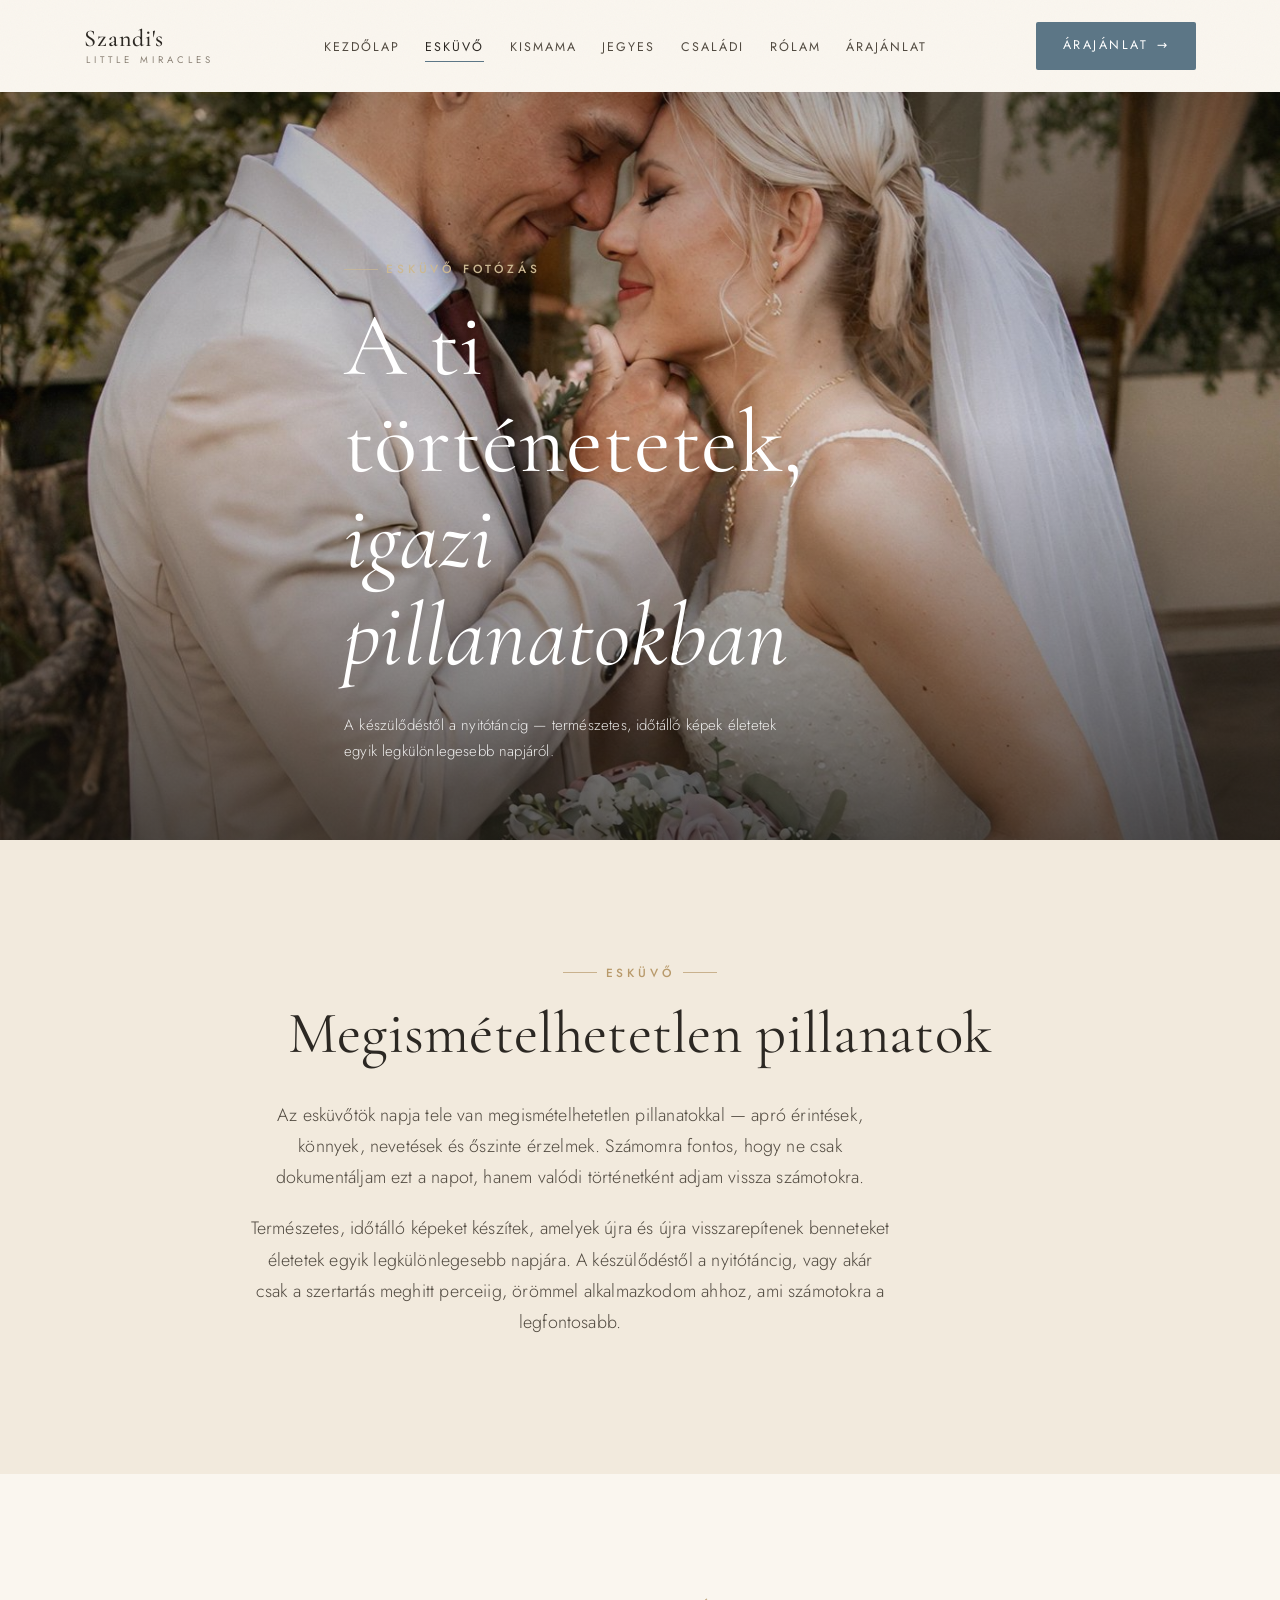
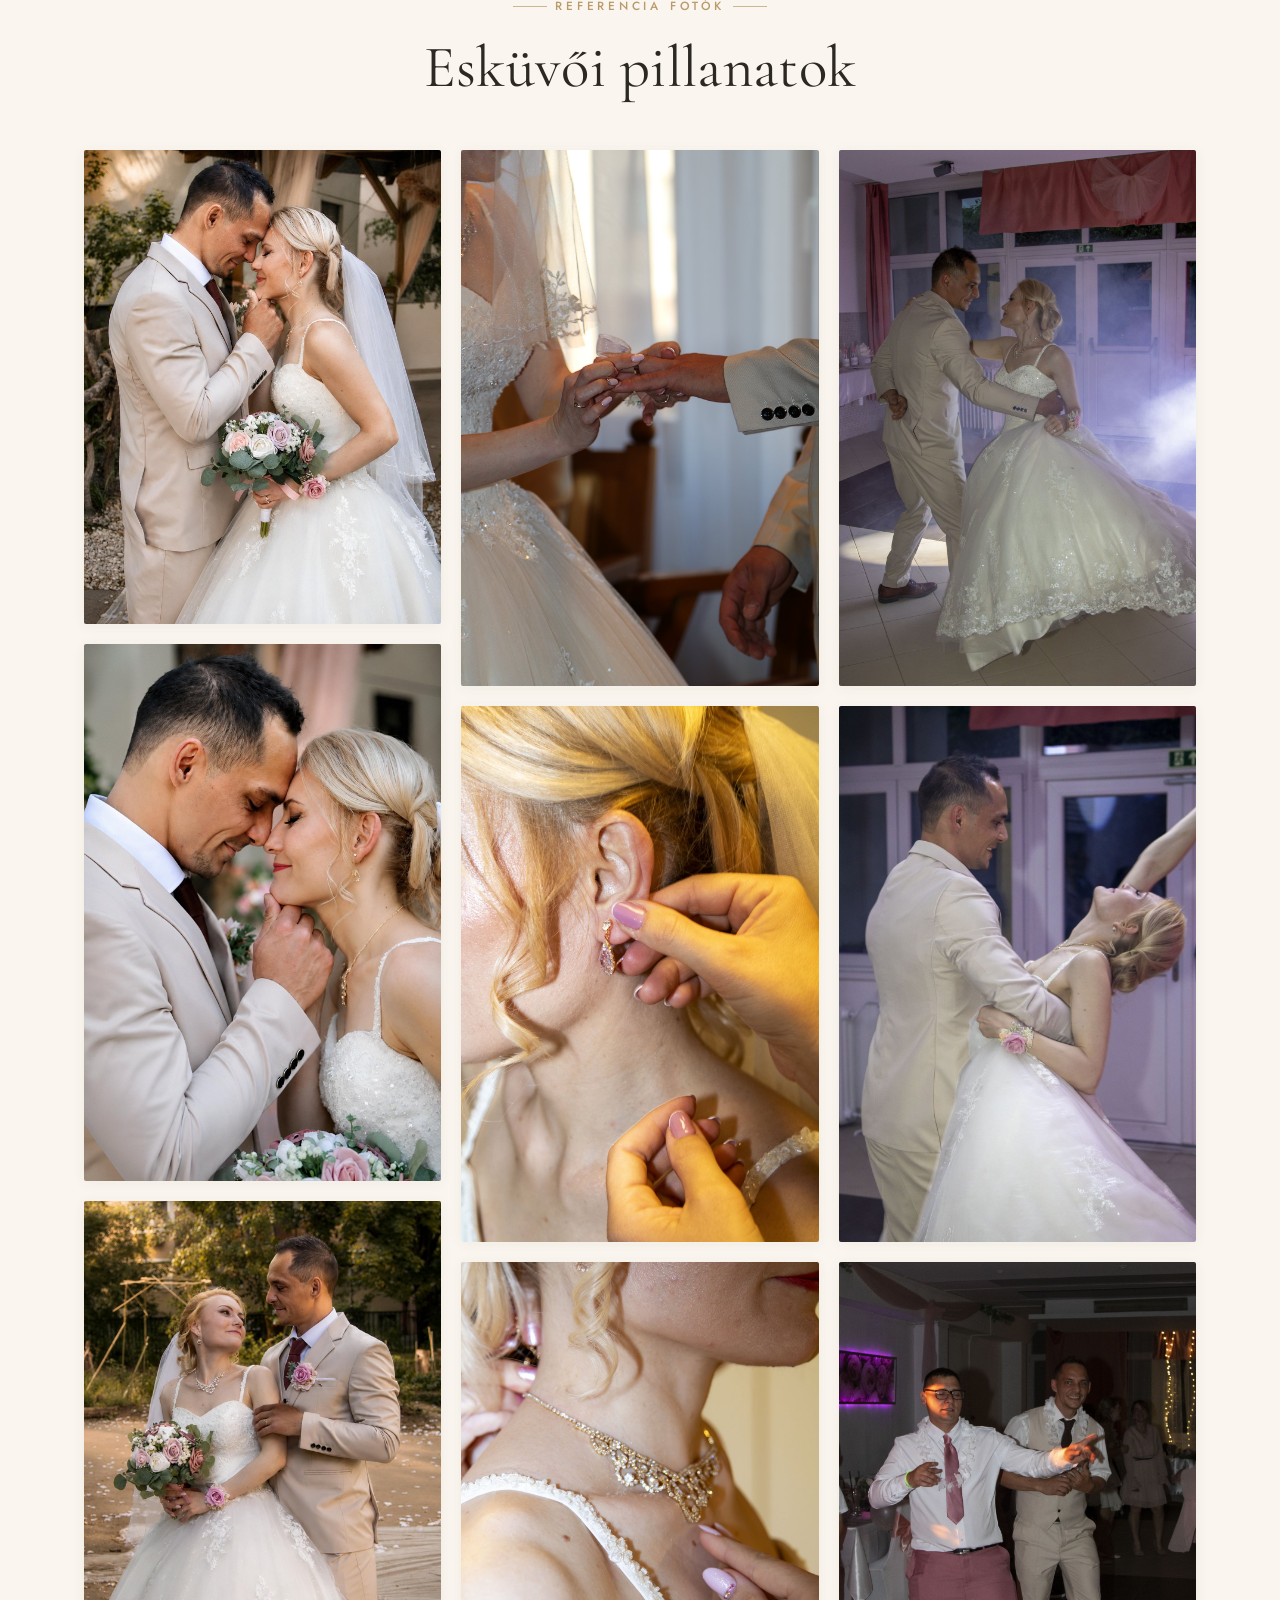
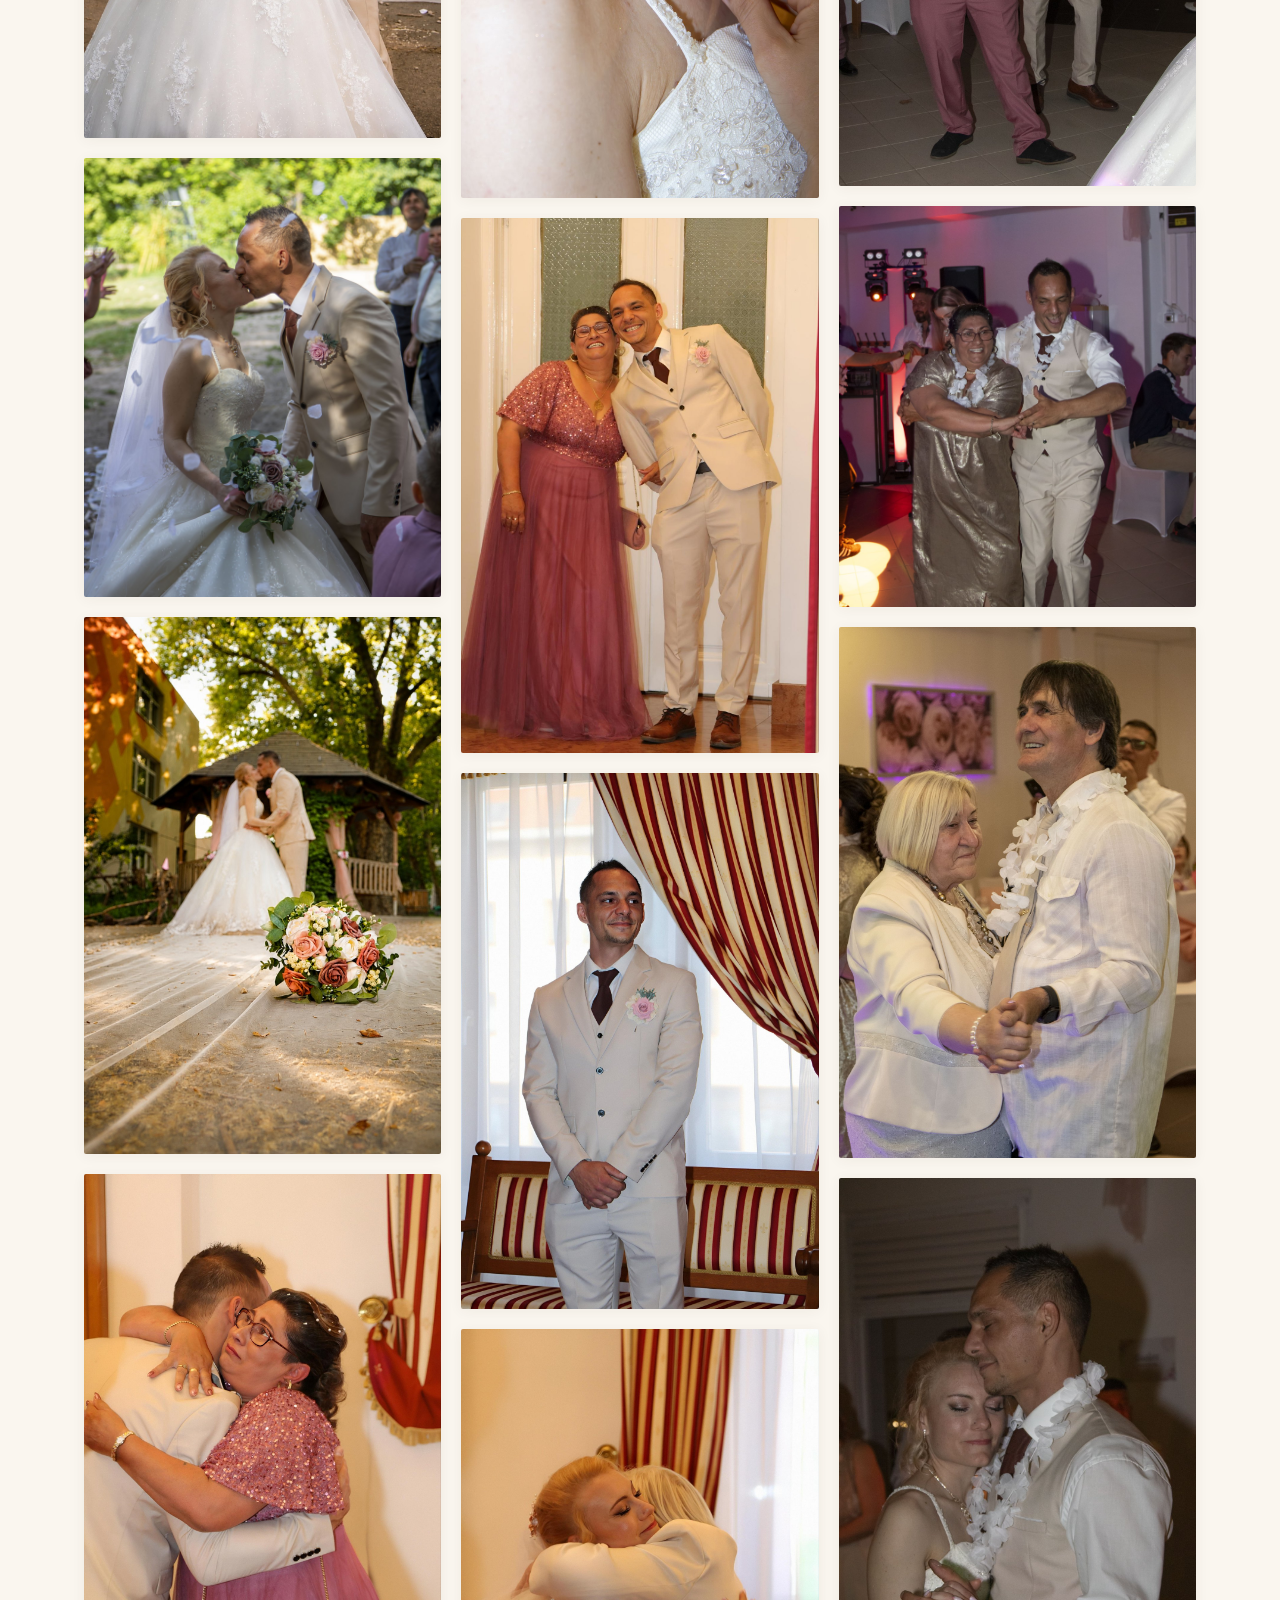
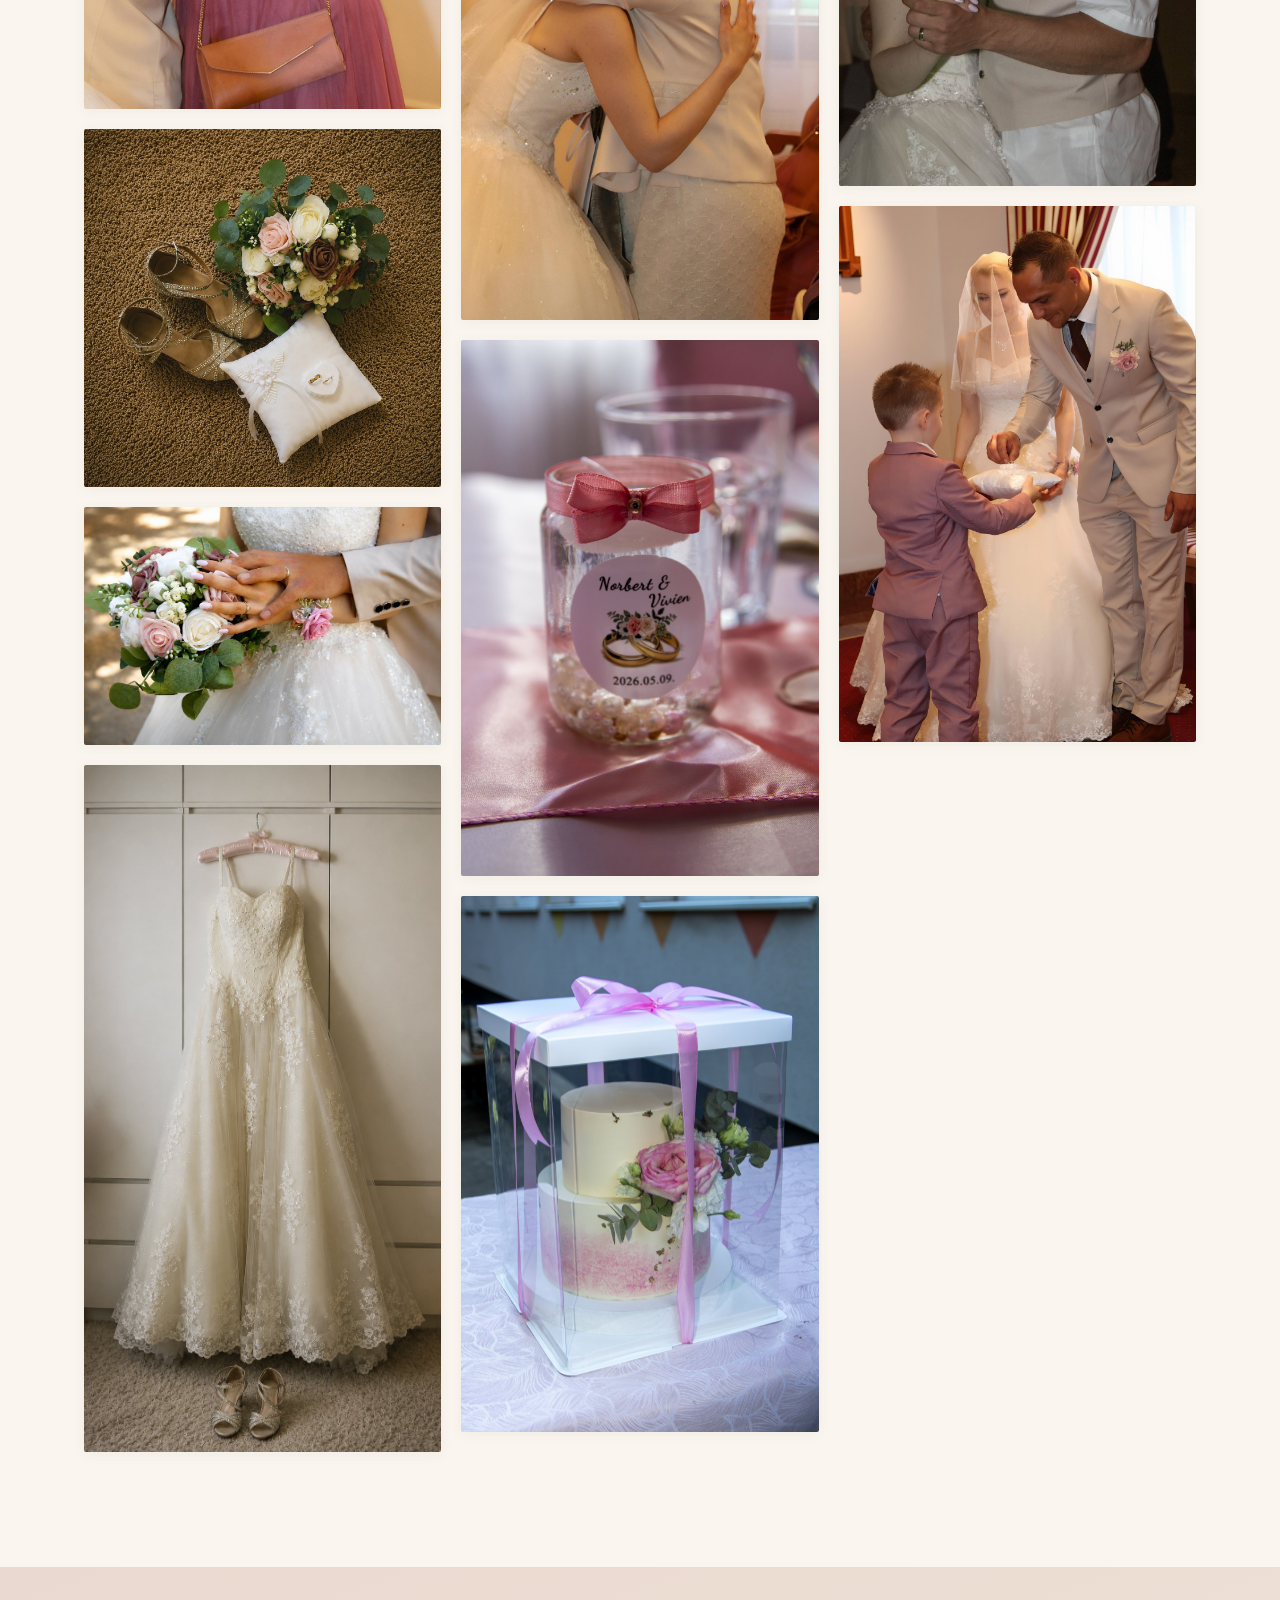
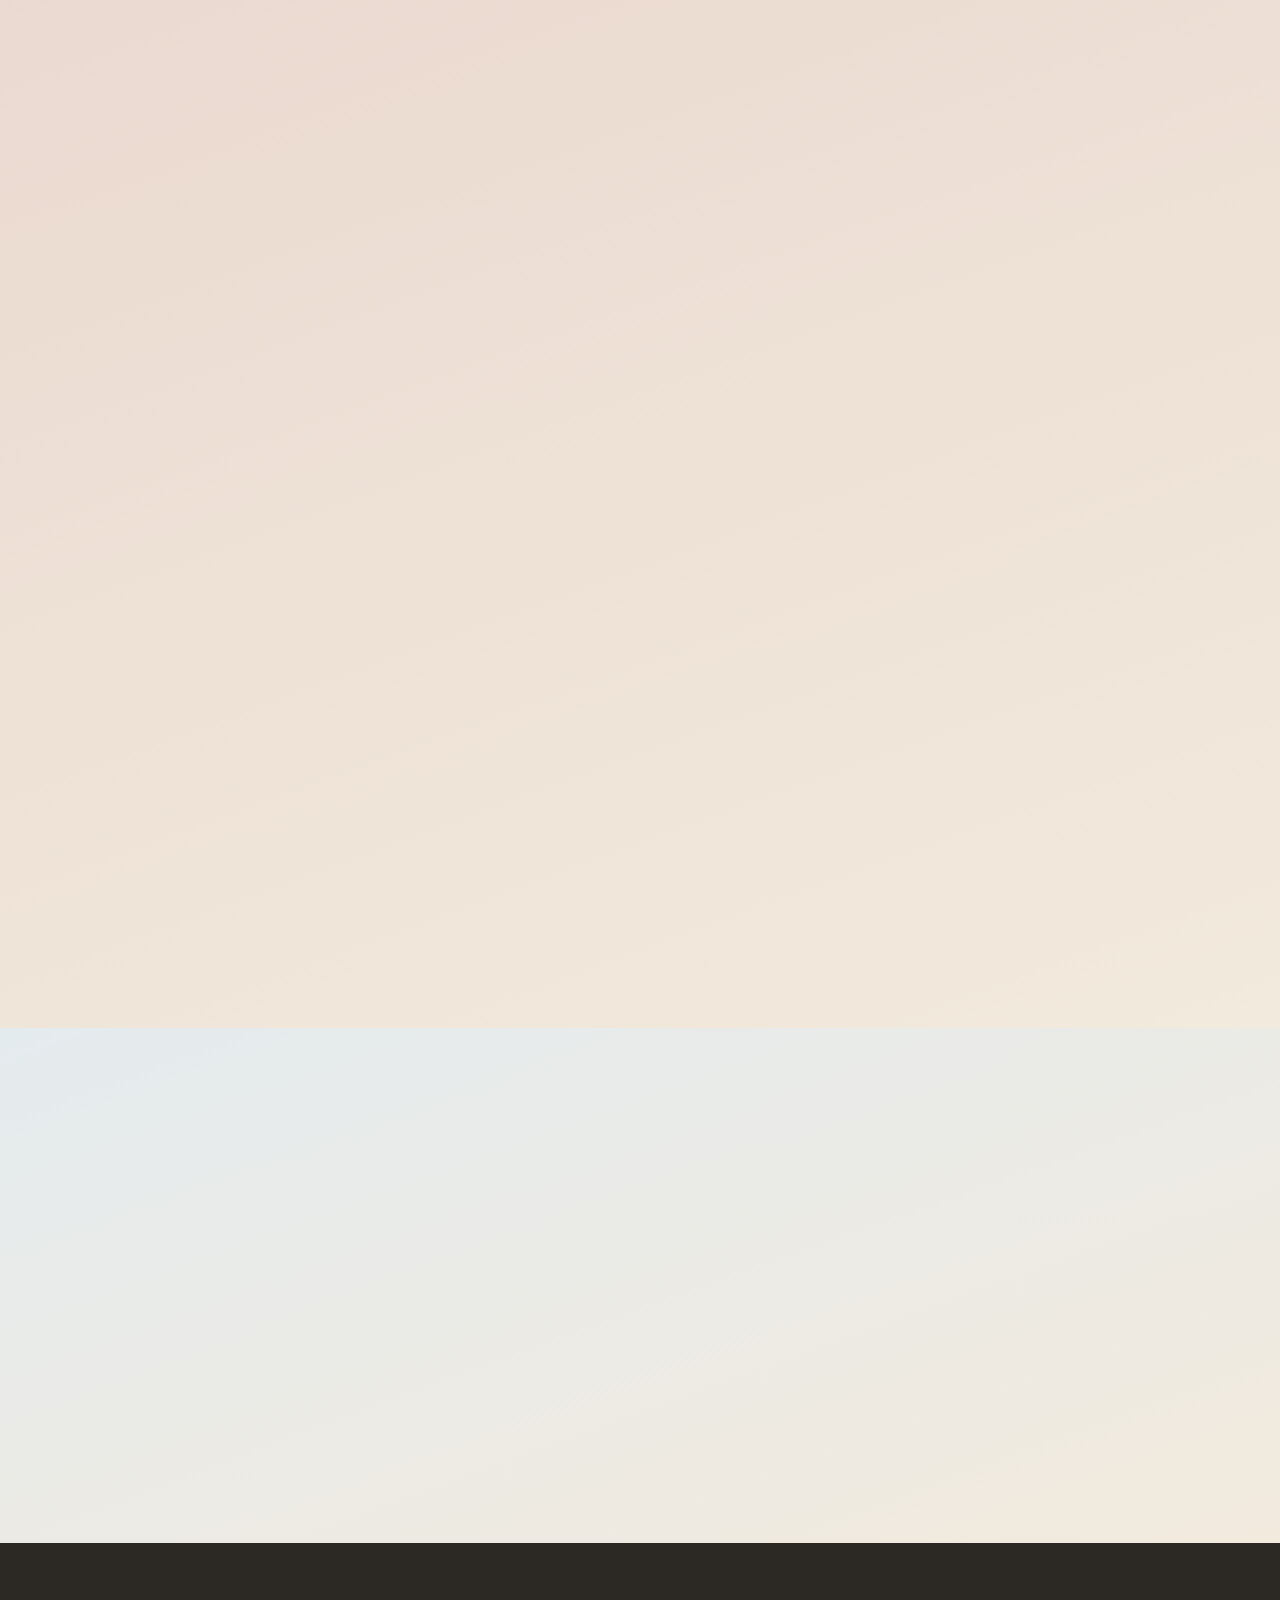
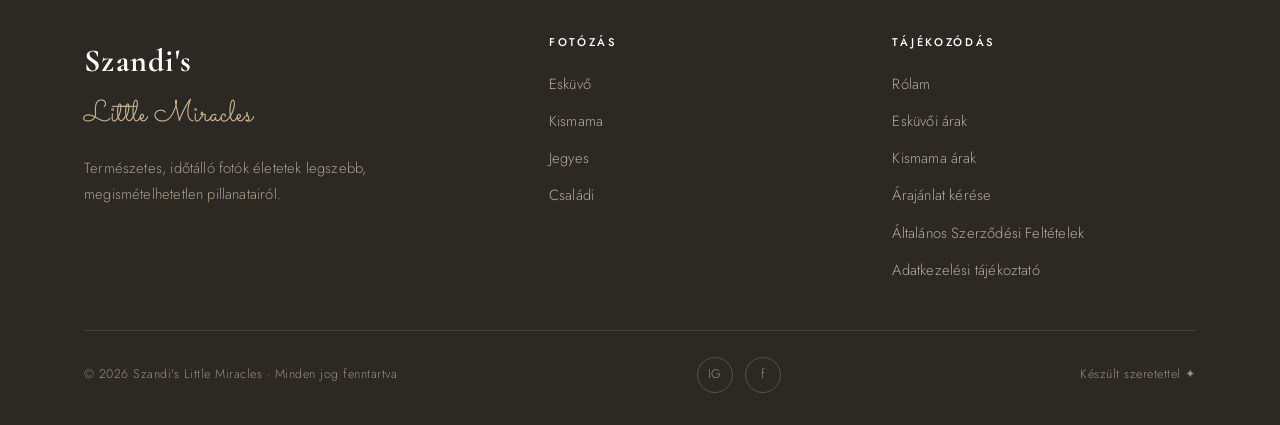
<file: eskuvo.html>
<!DOCTYPE html>
<html lang="hu">
<head>
<meta charset="UTF-8">
<meta name="viewport" content="width=device-width, initial-scale=1.0">
<title>Esküvő fotózás — Szandi's Little Miracles</title>
<meta name="description" content="Esküvői fotózás Móra Alexandrával — természetes, időtálló képek a készülődéstől a nyitótáncig. Esküvői árlista és referencia galéria.">
<link rel="preconnect" href="https://fonts.googleapis.com">
<link rel="preconnect" href="https://fonts.gstatic.com" crossorigin>
<link href="https://fonts.googleapis.com/css2?family=Cormorant+Garamond:ital,wght@0,400;0,500;0,600;1,400;1,500&family=Jost:wght@300;400;500&family=Sacramento&display=swap" rel="stylesheet">
<link rel="stylesheet" href="css/style.css?v=4">
</head>
<body>

<header class="site-header">
  <div class="container nav">
    <a class="brand" href="index.html"><b>Szandi's</b><span>Little Miracles</span></a>
    <ul class="nav-links">
      <li><a href="index.html">Kezdőlap</a></li>
      <li><a href="eskuvo.html" class="active">Esküvő</a></li>
      <li><a href="kismama.html">Kismama</a></li>
      <li><a href="jegyes.html">Jegyes</a></li>
      <li><a href="csaladi.html">Családi</a></li>
      <li><a href="index.html#rolam">Rólam</a></li>
      <li><a href="index.html#ajanlat">Árajánlat</a></li>
    </ul>
    <a href="index.html#ajanlat" class="btn btn--blue nav-cta">Árajánlat<span class="arrow">→</span></a>
    <button class="nav-burger" aria-label="Menü"><span></span><span></span><span></span></button>
  </div>
</header>

<main>

<!-- PAGE HERO -->
<section class="page-hero">
  <div class="ph-bg"><img src="images/eskuvo/eskuvo-04.jpg" alt="Esküvői pár" style="object-position:center 28%"></div>
  <div class="container page-hero-inner reveal">
    <span class="kicker">Esküvő fotózás</span>
    <h1 class="h-xl">A ti történetetek,<br><span class="serif-italic">igazi pillanatokban</span></h1>
    <p>A készülődéstől a nyitótáncig — természetes, időtálló képek életetek egyik legkülönlegesebb napjáról.</p>
  </div>
</section>

<!-- INTRO SZÖVEG -->
<section class="section bg-cream">
  <div class="container">
    <div class="head reveal" style="max-width:820px;margin-inline:auto;text-align:center">
      <span class="kicker center">Esküvő</span>
      <h2 class="h-lg">Megismételhetetlen pillanatok</h2>
    </div>
    <div class="page-intro reveal d1" style="max-width:780px;margin:34px auto 0;text-align:center">
      <p>Az esküvőtök napja tele van megismételhetetlen pillanatokkal — apró érintések, könnyek, nevetések és őszinte érzelmek. Számomra fontos, hogy ne csak dokumentáljam ezt a napot, hanem valódi történetként adjam vissza számotokra.</p>
      <p>Természetes, időtálló képeket készítek, amelyek újra és újra visszarepítenek benneteket életetek egyik legkülönlegesebb napjára. A készülődéstől a nyitótáncig, vagy akár csak a szertartás meghitt perceiig, örömmel alkalmazkodom ahhoz, ami számotokra a legfontosabb.</p>
    </div>
  </div>
</section>

<!-- GALÉRIA -->
<section class="section" id="galeria">
  <div class="container">
    <div class="head center reveal" style="margin-inline:auto;margin-bottom:clamp(34px,4vw,56px)">
      <span class="kicker center">Referencia fotók</span>
      <h2 class="h-lg">Esküvői pillanatok</h2>
    </div>
    <div class="gallery reveal d1">
      <div class="g-item"><img src="images/eskuvo/eskuvo-04.jpg" alt="Esküvői pár csokorral" loading="lazy"></div>
      <div class="g-item"><img src="images/eskuvo/eskuvo-03.jpg" alt="Esküvői pár közelről" loading="lazy"></div>
      <div class="g-item"><img src="images/eskuvo/eskuvo-05.jpg" alt="Menyasszony és vőlegény" loading="lazy"></div>
      <div class="g-item"><img src="images/eskuvo/eskuvo-11.jpg" alt="Esküvői csók csokorral" loading="lazy"></div>
      <div class="g-item"><img src="images/eskuvo/eskuvo-06.jpg" alt="Menyasszony napernyővel" loading="lazy"></div>
      <div class="g-item"><img src="images/eskuvo/eskuvo-02.jpg" alt="Meghitt ölelés" loading="lazy"></div>
      <div class="g-item"><img src="images/eskuvo/eskuvo-01.jpg" alt="Jegygyűrűk és csokor" loading="lazy"></div>
      <div class="g-item"><img src="images/eskuvo/eskuvo-07.jpg" alt="Kéztartás gyűrűkkel" loading="lazy"></div>
      <div class="g-item"><img src="images/eskuvo/eskuvo-12.jpg" alt="Menyasszonyi ruha" loading="lazy"></div>
      <div class="g-item"><img src="images/eskuvo/eskuvo-31.jpg" alt="Gyűrűhúzás" loading="lazy"></div>
      <div class="g-item"><img src="images/eskuvo/eskuvo-25.jpg" alt="Készülődés" loading="lazy"></div>
      <div class="g-item"><img src="images/eskuvo/eskuvo-26.jpg" alt="Készülődés részlet" loading="lazy"></div>
      <div class="g-item"><img src="images/eskuvo/eskuvo-27.jpg" alt="Esküvői vendégek" loading="lazy"></div>
      <div class="g-item"><img src="images/eskuvo/eskuvo-28.jpg" alt="Vőlegény portré" loading="lazy"></div>
      <div class="g-item"><img src="images/eskuvo/eskuvo-30.jpg" alt="Gyermek az esküvőn" loading="lazy"></div>
      <div class="g-item"><img src="images/eskuvo/eskuvo-08.jpg" alt="Esküvői ajándék részlet" loading="lazy"></div>
      <div class="g-item"><img src="images/eskuvo/eskuvo-10.jpg" alt="Nászajándék doboz" loading="lazy"></div>
      <div class="g-item"><img src="images/eskuvo/eskuvo-13.jpg" alt="Nyitótánc" loading="lazy"></div>
      <div class="g-item"><img src="images/eskuvo/eskuvo-14.jpg" alt="Tánc az esküvőn" loading="lazy"></div>
      <div class="g-item"><img src="images/eskuvo/eskuvo-17.jpg" alt="Lagzi hangulat" loading="lazy"></div>
      <div class="g-item"><img src="images/eskuvo/eskuvo-20.jpg" alt="Esti mulatság" loading="lazy"></div>
      <div class="g-item"><img src="images/eskuvo/eskuvo-22.jpg" alt="Vendégek tánc közben" loading="lazy"></div>
      <div class="g-item"><img src="images/eskuvo/eskuvo-24.jpg" alt="Vőlegény az esküvőn" loading="lazy"></div>
      <div class="g-item"><img src="images/eskuvo/eskuvo-29.jpg" alt="Esküvői pillanat" loading="lazy"></div>
    </div>
  </div>
</section>

<!-- ÁRAK -->
<section class="section bg-blush" id="arak">
  <div class="container">
    <div class="head center reveal" style="margin-inline:auto;margin-bottom:clamp(36px,5vw,60px)">
      <span class="kicker center">Esküvői árlista</span>
      <h2 class="h-lg">Csomagok</h2>
      <p class="lead muted">Minden csomag online galériát tartalmaz. A pontos ajánlatért írj bátran!</p>
    </div>
    <div class="price-grid reveal d1">
      <div class="price-card">
        <div><span class="pc-meta">Polgári / mini</span><div class="pc-name">Polgári csomag</div></div>
        <div class="pc-price">80–100.000 Ft</div>
        <ul class="pc-list">
          <li>Szertartás</li>
          <li>Családi képek</li>
          <li>Kreatív fotózás</li>
          <li>50–100 db kidolgozott fénykép</li>
          <li>Kb. 2–3 óra</li>
          <li>Online galéria</li>
        </ul>
      </div>
      <div class="price-card feature">
        <div><span class="pc-meta">Legnépszerűbb</span><div class="pc-name">Fél napos csomag</div></div>
        <div class="pc-price">135–185.000 Ft</div>
        <ul class="pc-list">
          <li>Készülődés</li>
          <li>Családi képek</li>
          <li>Szertartás</li>
          <li>Kreatív fotózás</li>
          <li>150–200 db kidolgozott fénykép</li>
          <li>Vacsora kezdetéig</li>
        </ul>
      </div>
      <div class="price-card">
        <div><span class="pc-meta">Teljes nap</span><div class="pc-name">Teljes napos esküvő</div></div>
        <div class="pc-price">220–300.000 Ft</div>
        <ul class="pc-list">
          <li>Készülődés &amp; szertartás</li>
          <li>Kreatív fotózás &amp; csoportképek</li>
          <li>Vacsora, nyitótánc, lagzi hangulat</li>
          <li>300–500 db kidolgozott fénykép</li>
          <li>Online galéria</li>
        </ul>
      </div>
    </div>

    <div class="promo-inner reveal d2" style="margin-top:clamp(40px,5vw,64px);background:var(--paper);border:1px solid var(--line-soft);border-radius:4px;padding:clamp(26px,4vw,44px);box-shadow:var(--shadow-sm)">
      <div class="pct" style="color:var(--blue-deep)">15%</div>
      <div class="pcopy">
        <h3 class="serif-italic">Jegyes + esküvő kedvezmény</h3>
        <p>Ha nálam készül a jegyesfotózásotok, és később én örökítem meg a nagy napotokat is, akkor 15% kedvezmény jár az esküvőre választott csomagból.</p>
      </div>
    </div>
  </div>
</section>

<!-- CTA -->
<section class="section center" style="background:linear-gradient(160deg,var(--blue-soft),var(--cream))">
  <div class="container reveal">
    <span class="kicker center">Foglaljunk időpontot</span>
    <h2 class="h-lg" style="margin:.3em 0 .5em">Meséljétek el a történeteteket</h2>
    <p class="lead muted" style="max-width:48ch;margin:0 auto 2em">Kérjetek személyre szabott árajánlatot az esküvőtökre — örömmel válaszolok minden kérdésetekre.</p>
    <a href="index.html#ajanlat" class="btn">Árajánlat kérése<span class="arrow">→</span></a>
  </div>
</section>

</main>

<footer class="site-footer">
  <div class="container">
    <div class="footer-top">
      <div class="footer-brand">
        <b>Szandi's</b><span>Little Miracles</span>
        <p>Természetes, időtálló fotók életetek legszebb, megismételhetetlen pillanatairól.</p>
      </div>
      <div class="footer-col">
        <h5>Fotózás</h5>
        <ul>
          <li><a href="eskuvo.html">Esküvő</a></li>
          <li><a href="kismama.html">Kismama</a></li>
          <li><a href="jegyes.html">Jegyes</a></li>
          <li><a href="csaladi.html">Családi</a></li>
        </ul>
      </div>
      <div class="footer-col">
        <h5>Tájékozódás</h5>
        <ul>
          <li><a href="index.html#rolam">Rólam</a></li>
          <li><a href="eskuvo.html#arak">Esküvői árak</a></li>
          <li><a href="kismama.html#arak">Kismama árak</a></li>
          <li><a href="index.html#ajanlat">Árajánlat kérése</a></li>
          <li><a href="aszf.html">Általános Szerződési Feltételek</a></li>
          <li><a href="adatkezeles.html">Adatkezelési tájékoztató</a></li>
        </ul>
      </div>
    </div>
    <div class="footer-bottom">
      <span>© <span data-year>2026</span> Szandi's Little Miracles · Minden jog fenntartva</span>
      <div class="socials"><a href="#" aria-label="Instagram">IG</a><a href="#" aria-label="Facebook">f</a></div>
      <span>Készült szeretettel ✦</span>
    </div>
  </div>
</footer>

<script src="js/main.js?v=2"></script>
</body>
</html>
</file>
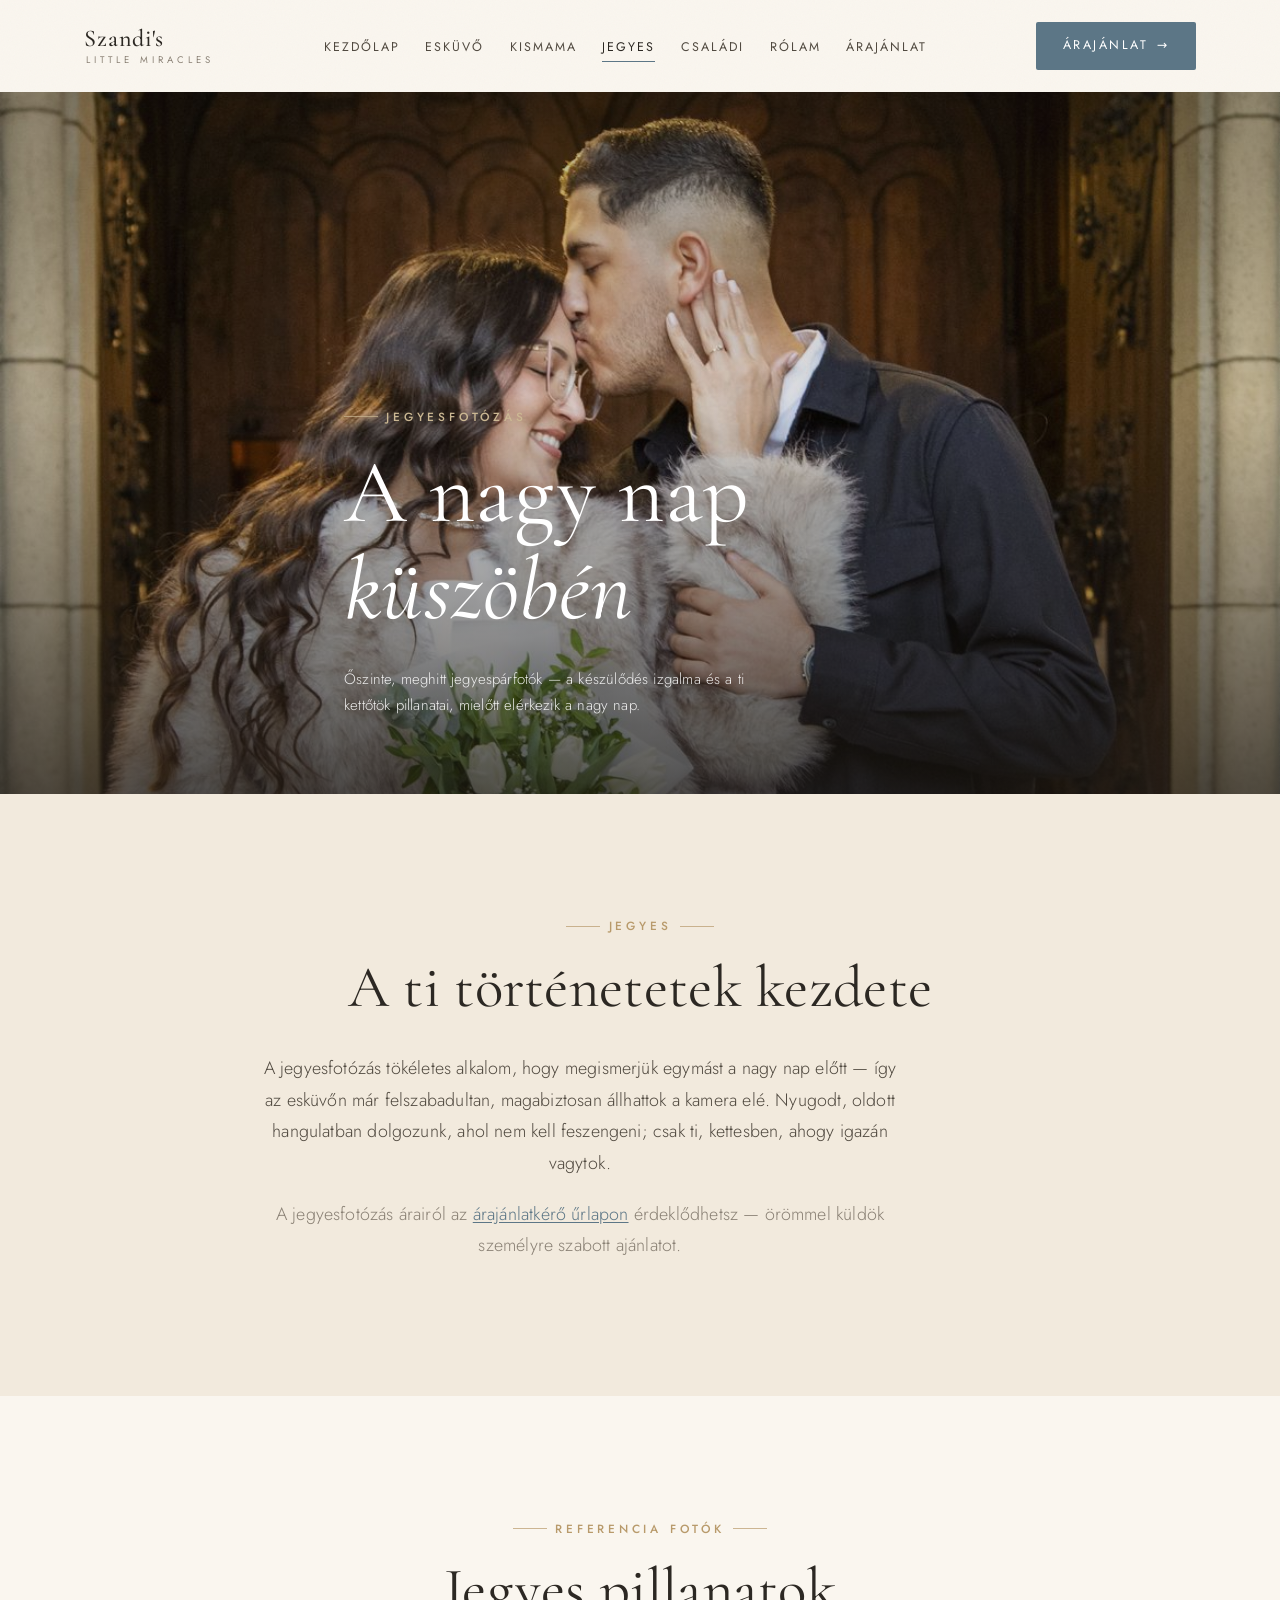
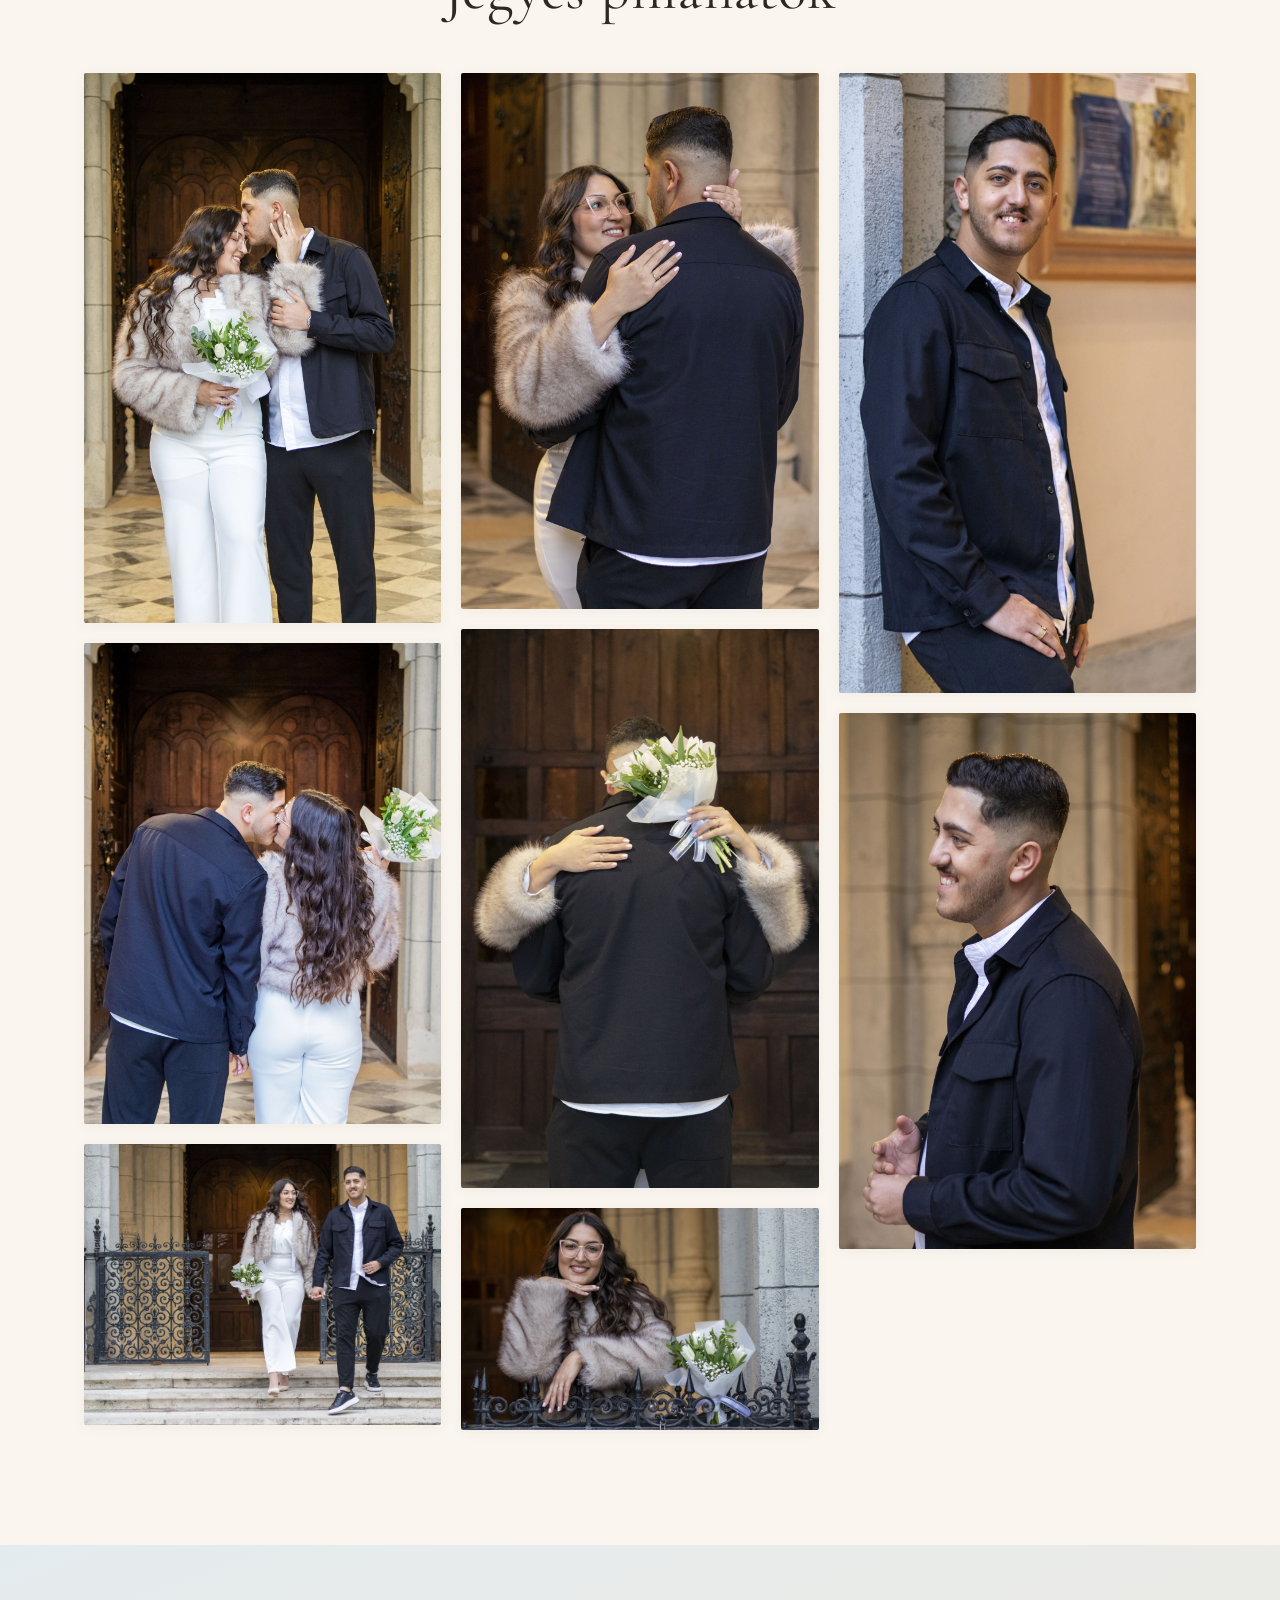
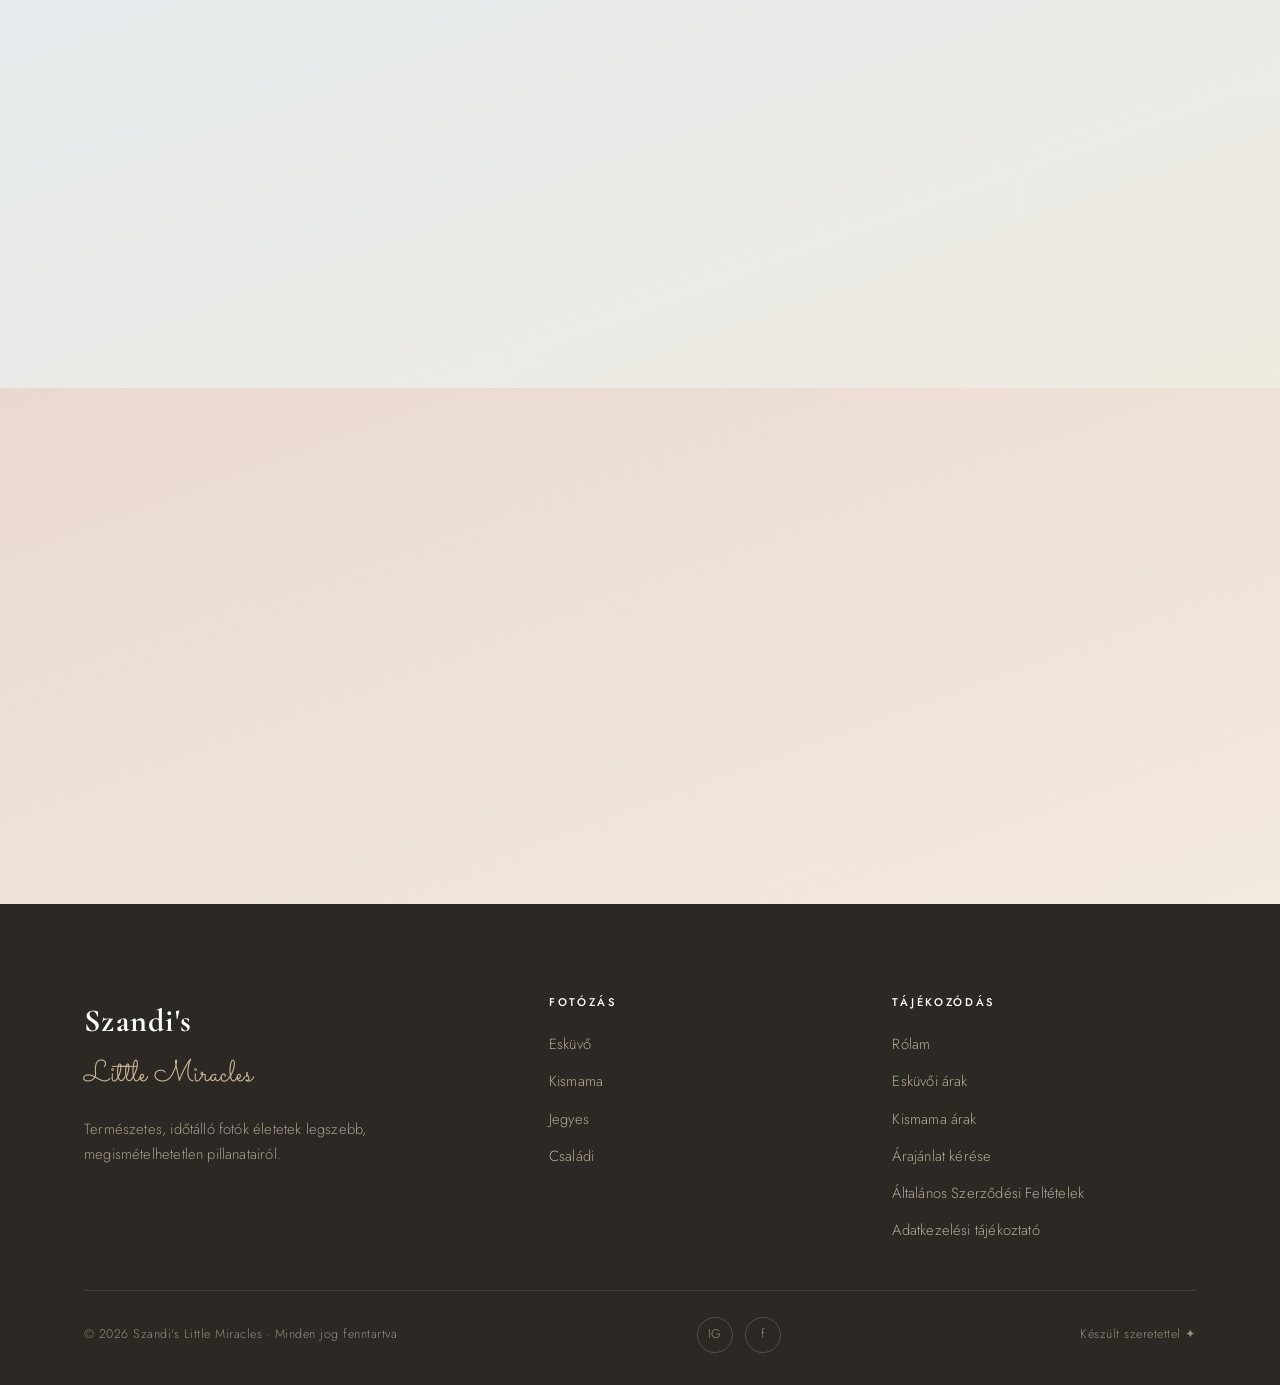
<file: jegyes.html>
<!DOCTYPE html>
<html lang="hu">
<head>
<meta charset="UTF-8">
<meta name="viewport" content="width=device-width, initial-scale=1.0">
<title>Jegyesfotózás — Szandi's Little Miracles</title>
<meta name="description" content="Jegyesfotózás Móra Alexandrával — őszinte, meghitt jegyespárfotók a nagy nap előtt. Jegyes + esküvő 15% kedvezménnyel.">
<link rel="preconnect" href="https://fonts.googleapis.com">
<link rel="preconnect" href="https://fonts.gstatic.com" crossorigin>
<link href="https://fonts.googleapis.com/css2?family=Cormorant+Garamond:ital,wght@0,400;0,500;0,600;1,400;1,500&family=Jost:wght@300;400;500&family=Sacramento&display=swap" rel="stylesheet">
<link rel="stylesheet" href="css/style.css?v=4">
</head>
<body>

<header class="site-header">
  <div class="container nav">
    <a class="brand" href="index.html"><b>Szandi's</b><span>Little Miracles</span></a>
    <ul class="nav-links">
      <li><a href="index.html">Kezdőlap</a></li>
      <li><a href="eskuvo.html">Esküvő</a></li>
      <li><a href="kismama.html">Kismama</a></li>
      <li><a href="jegyes.html" class="active">Jegyes</a></li>
      <li><a href="csaladi.html">Családi</a></li>
      <li><a href="index.html#rolam">Rólam</a></li>
      <li><a href="index.html#ajanlat">Árajánlat</a></li>
    </ul>
    <a href="index.html#ajanlat" class="btn btn--blue nav-cta">Árajánlat<span class="arrow">→</span></a>
    <button class="nav-burger" aria-label="Menü"><span></span><span></span><span></span></button>
  </div>
</header>

<main>

<!-- PAGE HERO -->
<section class="page-hero">
  <div class="ph-bg"><img src="images/jegyes/jegyes-01.jpg" alt="Jegyespár" style="object-position:center 25%"></div>
  <div class="container page-hero-inner reveal">
    <span class="kicker">Jegyesfotózás</span>
    <h1 class="h-xl">A nagy nap<br><span class="serif-italic">küszöbén</span></h1>
    <p>Őszinte, meghitt jegyespárfotók — a készülődés izgalma és a ti kettőtök pillanatai, mielőtt elérkezik a nagy nap.</p>
  </div>
</section>

<!-- INTRO -->
<section class="section bg-cream">
  <div class="container">
    <div class="head reveal" style="max-width:820px;margin-inline:auto;text-align:center">
      <span class="kicker center">Jegyes</span>
      <h2 class="h-lg">A ti történetetek kezdete</h2>
    </div>
    <div class="page-intro reveal d1" style="max-width:760px;margin:34px auto 0;text-align:center">
      <p>A jegyesfotózás tökéletes alkalom, hogy megismerjük egymást a nagy nap előtt — így az esküvőn már felszabadultan, magabiztosan állhattok a kamera elé. Nyugodt, oldott hangulatban dolgozunk, ahol nem kell feszengeni; csak ti, kettesben, ahogy igazán vagytok.</p>
      <p class="muted">A jegyesfotózás árairól az <a href="index.html#ajanlat" style="color:var(--blue-deep);text-decoration:underline;text-underline-offset:2px">árajánlatkérő űrlapon</a> érdeklődhetsz — örömmel küldök személyre szabott ajánlatot.</p>
    </div>
  </div>
</section>

<!-- GALÉRIA -->
<section class="section" id="galeria">
  <div class="container">
    <div class="head center reveal" style="margin-inline:auto;margin-bottom:clamp(34px,4vw,56px)">
      <span class="kicker center">Referencia fotók</span>
      <h2 class="h-lg">Jegyes pillanatok</h2>
    </div>
    <div class="gallery reveal d1">
      <div class="g-item"><img src="images/jegyes/jegyes-01.jpg" alt="Jegyespár csókja" loading="lazy"></div>
      <div class="g-item"><img src="images/jegyes/jegyes-02.jpg" alt="Jegyespár csokorral" loading="lazy"></div>
      <div class="g-item"><img src="images/jegyes/jegyes-05.jpg" alt="Jegyespár a lépcsőn" loading="lazy"></div>
      <div class="g-item"><img src="images/jegyes/jegyes-03.jpg" alt="Jegyespár ölelése" loading="lazy"></div>
      <div class="g-item"><img src="images/jegyes/jegyes-04.jpg" alt="Jegyespár hátulról" loading="lazy"></div>
      <div class="g-item"><img src="images/jegyes/jegyes-06.jpg" alt="Menyasszony jelölt portré" loading="lazy"></div>
      <div class="g-item"><img src="images/jegyes/jegyes-07.jpg" alt="Vőlegény jelölt portré" loading="lazy"></div>
      <div class="g-item"><img src="images/jegyes/jegyes-08.jpg" alt="Vőlegény jelölt mosolyogva" loading="lazy"></div>
    </div>
  </div>
</section>

<!-- AKCIÓ -->
<section class="section promo bg-blue">
  <div class="container promo-inner reveal">
    <div class="pct">15%</div>
    <div class="pcopy">
      <span class="kicker">Kedvezmény</span>
      <h3 class="serif-italic">Jegyes + esküvő egy kézben</h3>
      <p>Ha nálam készül a jegyesfotózásotok, és később én örökítem meg a nagy napotokat is, akkor <b>15% kedvezmény</b> jár az esküvőre választott csomagból. Ismerjük meg egymást a jegyesfotózáson, és vágjunk bele együtt a nagy napba!</p>
      <a href="eskuvo.html" class="txt-link" style="margin-top:1em">Esküvői csomagok<span class="arrow">→</span></a>
    </div>
  </div>
</section>

<!-- CTA -->
<section class="section center" style="background:linear-gradient(160deg,var(--blush),var(--cream))">
  <div class="container reveal">
    <span class="kicker center">Beszéljünk</span>
    <h2 class="h-lg" style="margin:.3em 0 .5em">Készen álltok a közös fotózásra?</h2>
    <p class="lead muted" style="max-width:48ch;margin:0 auto 2em">Kérjetek árajánlatot a jegyesfotózásotokra — örömmel megörökítem a ti történetetek kezdetét.</p>
    <a href="index.html#ajanlat" class="btn">Árajánlat kérése<span class="arrow">→</span></a>
  </div>
</section>

</main>

<footer class="site-footer">
  <div class="container">
    <div class="footer-top">
      <div class="footer-brand">
        <b>Szandi's</b><span>Little Miracles</span>
        <p>Természetes, időtálló fotók életetek legszebb, megismételhetetlen pillanatairól.</p>
      </div>
      <div class="footer-col">
        <h5>Fotózás</h5>
        <ul>
          <li><a href="eskuvo.html">Esküvő</a></li>
          <li><a href="kismama.html">Kismama</a></li>
          <li><a href="jegyes.html">Jegyes</a></li>
          <li><a href="csaladi.html">Családi</a></li>
        </ul>
      </div>
      <div class="footer-col">
        <h5>Tájékozódás</h5>
        <ul>
          <li><a href="index.html#rolam">Rólam</a></li>
          <li><a href="eskuvo.html#arak">Esküvői árak</a></li>
          <li><a href="kismama.html#arak">Kismama árak</a></li>
          <li><a href="index.html#ajanlat">Árajánlat kérése</a></li>
          <li><a href="aszf.html">Általános Szerződési Feltételek</a></li>
          <li><a href="adatkezeles.html">Adatkezelési tájékoztató</a></li>
        </ul>
      </div>
    </div>
    <div class="footer-bottom">
      <span>© <span data-year>2026</span> Szandi's Little Miracles · Minden jog fenntartva</span>
      <div class="socials"><a href="#" aria-label="Instagram">IG</a><a href="#" aria-label="Facebook">f</a></div>
      <span>Készült szeretettel ✦</span>
    </div>
  </div>
</footer>

<script src="js/main.js?v=2"></script>
</body>
</html>
</file>
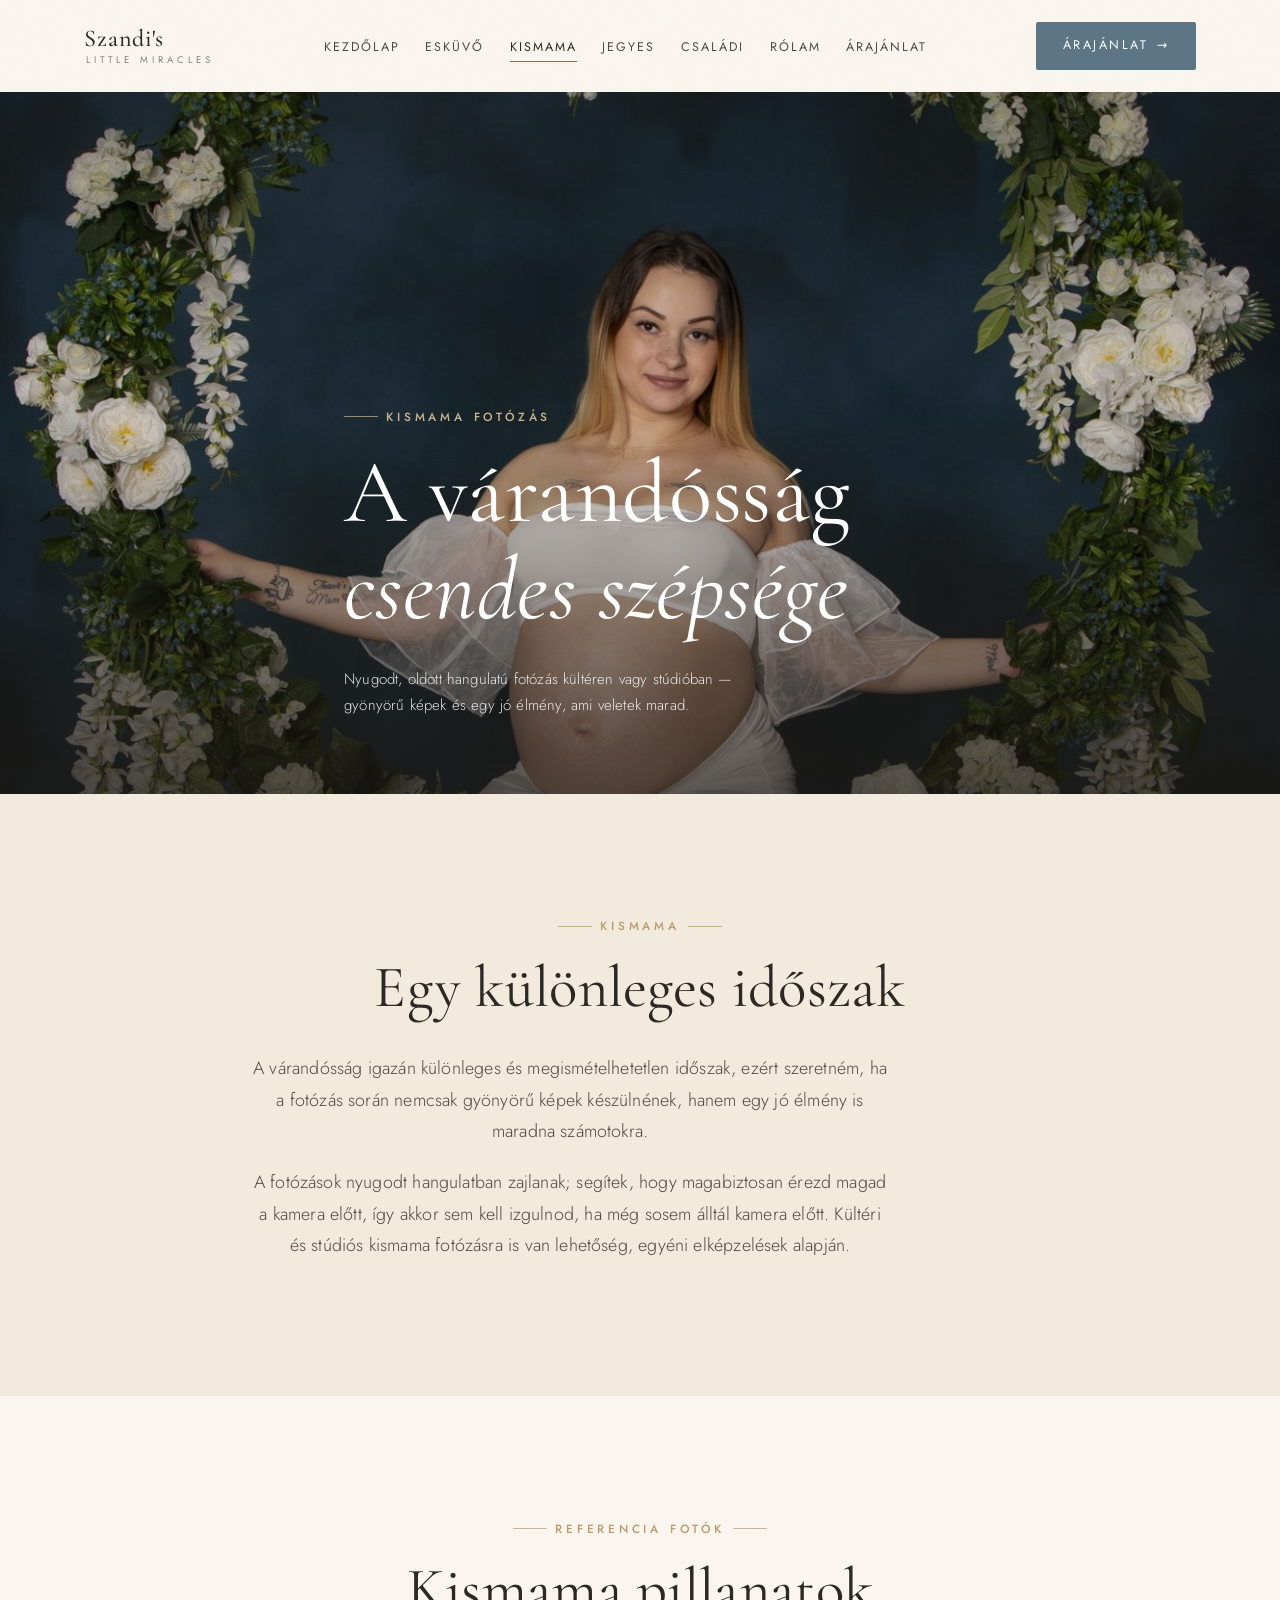
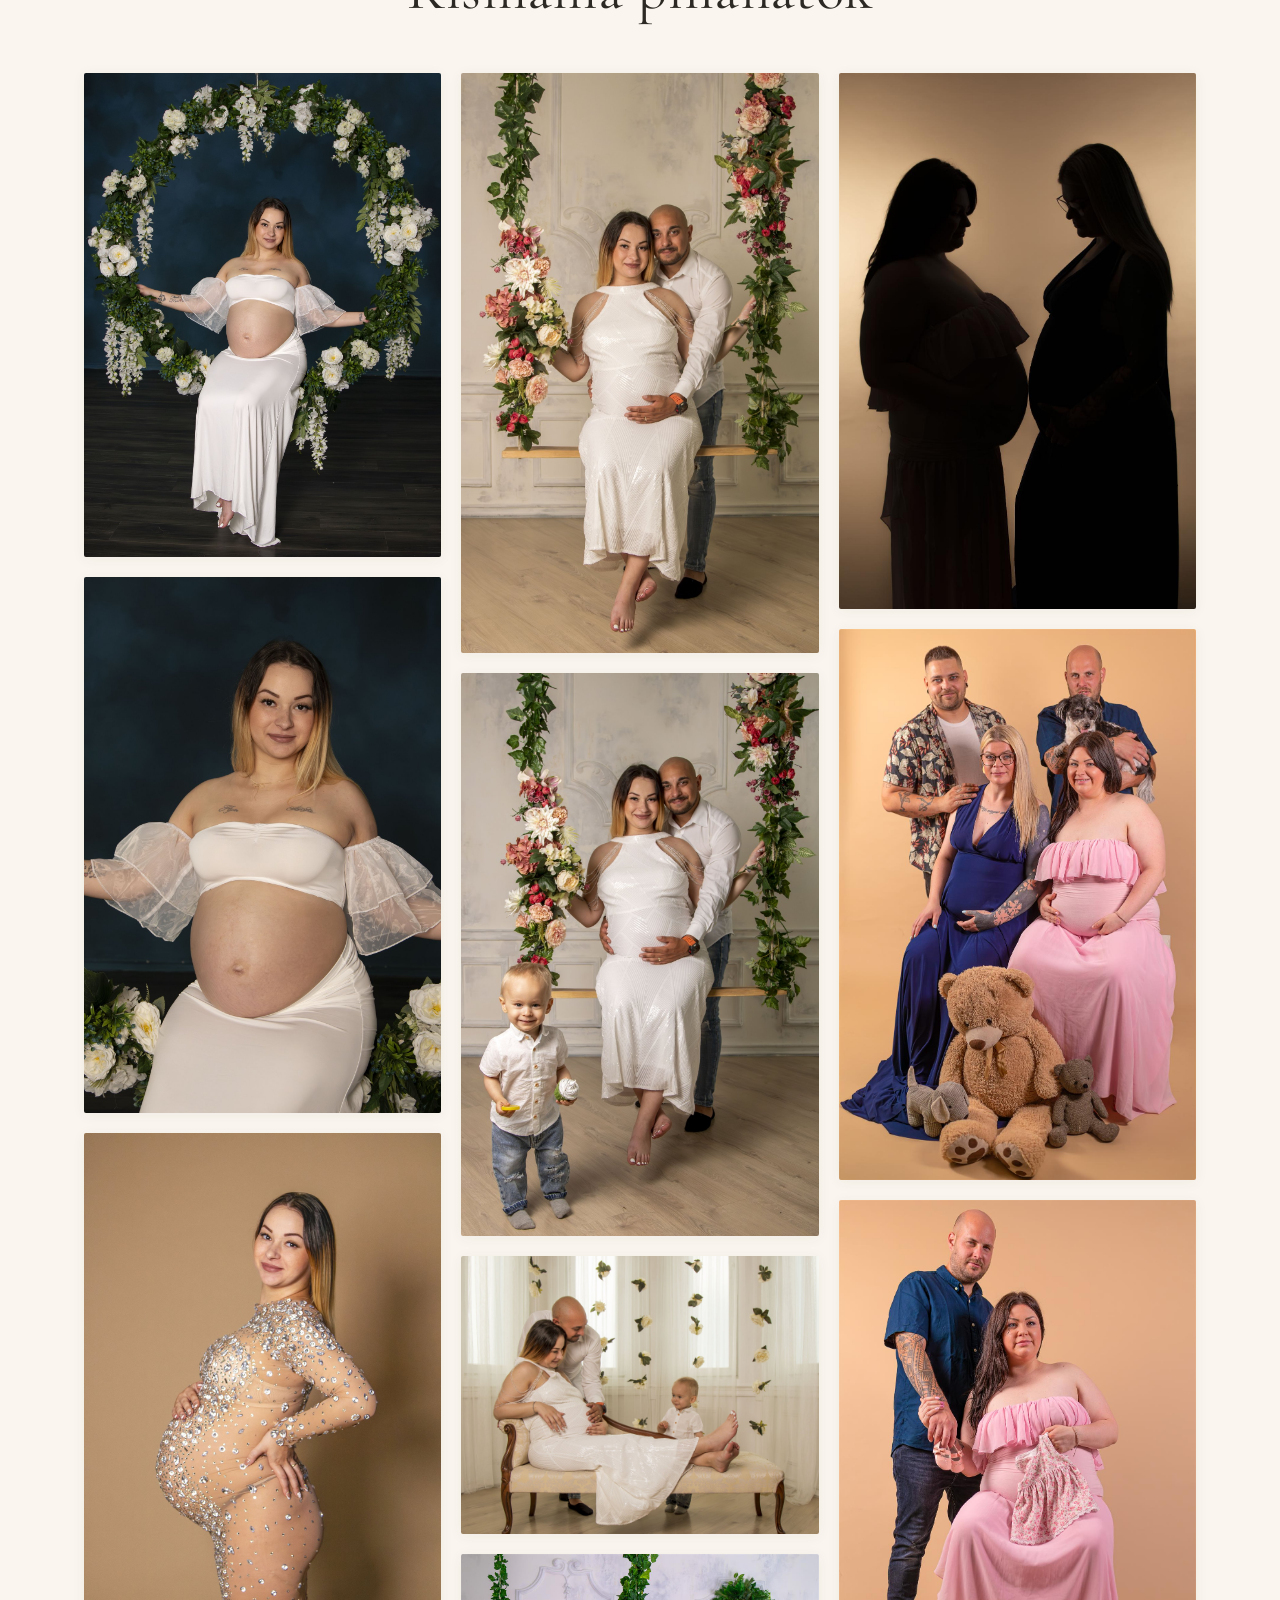
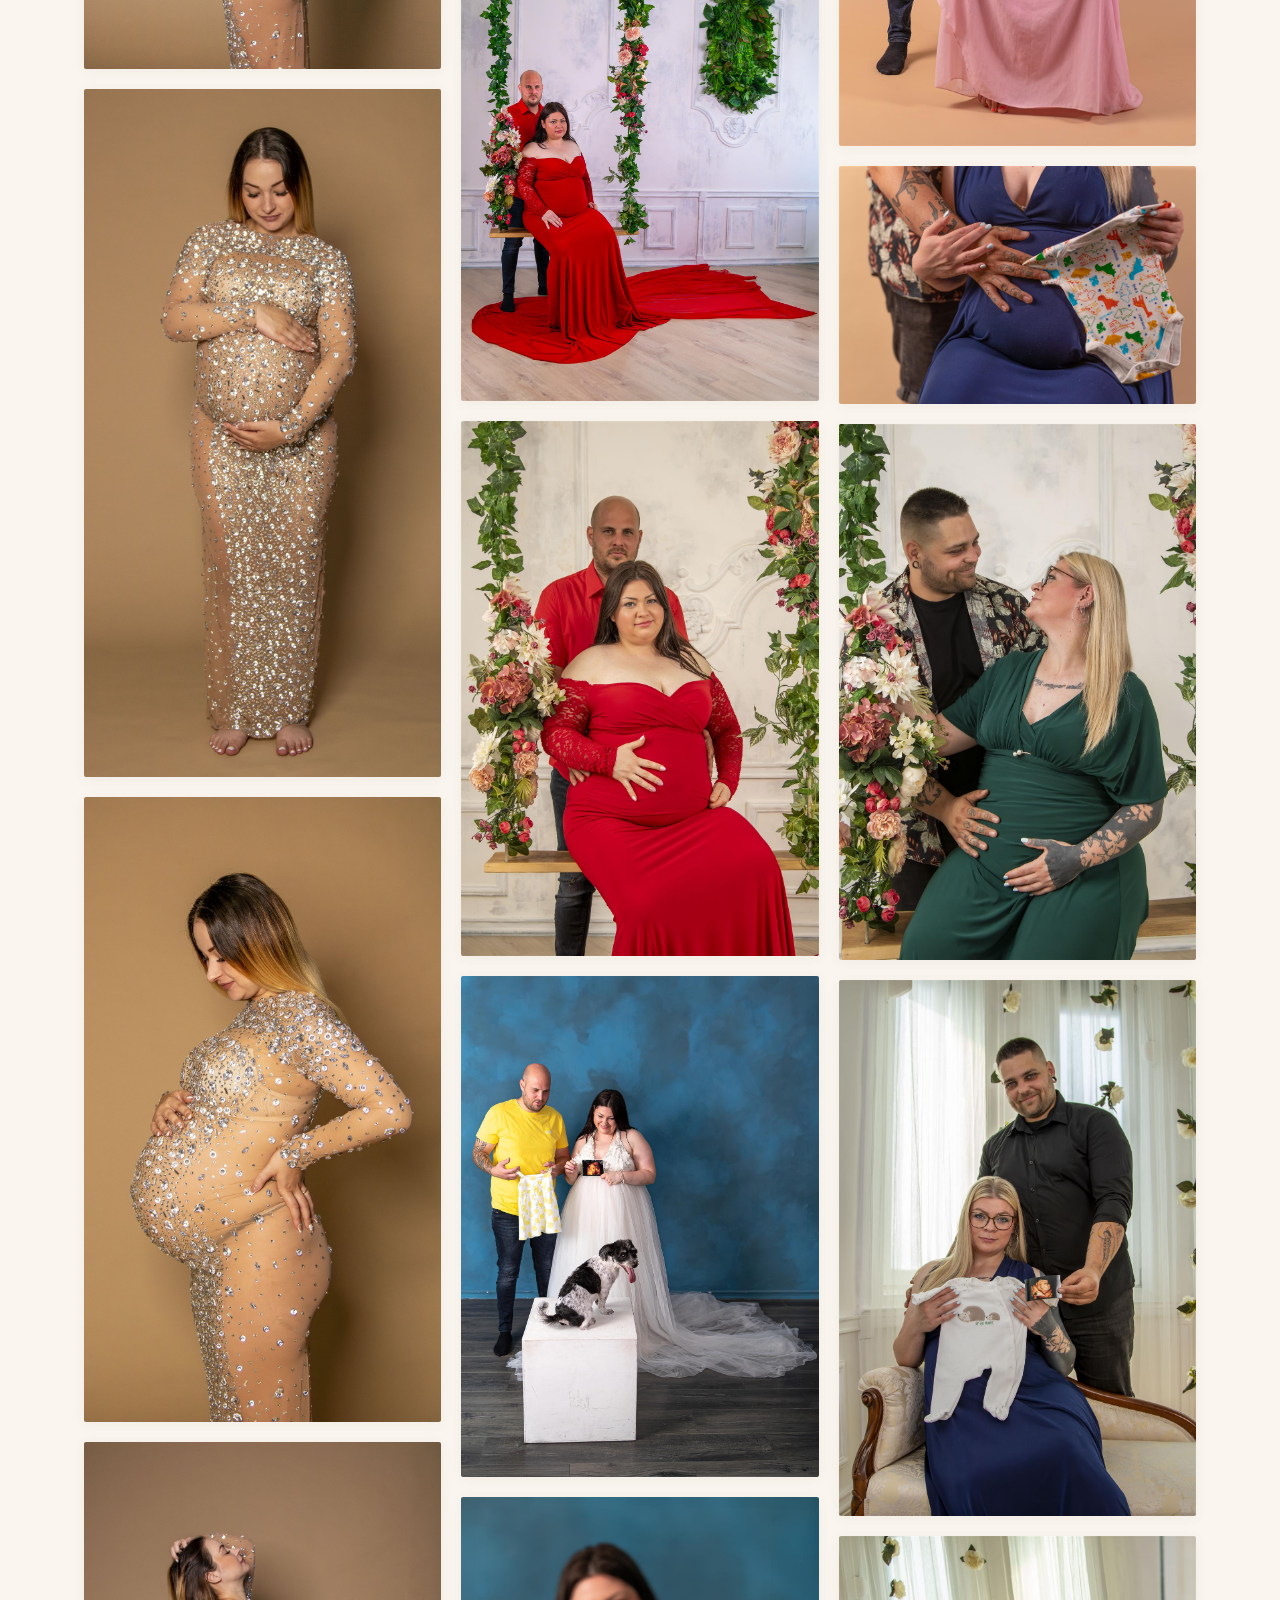
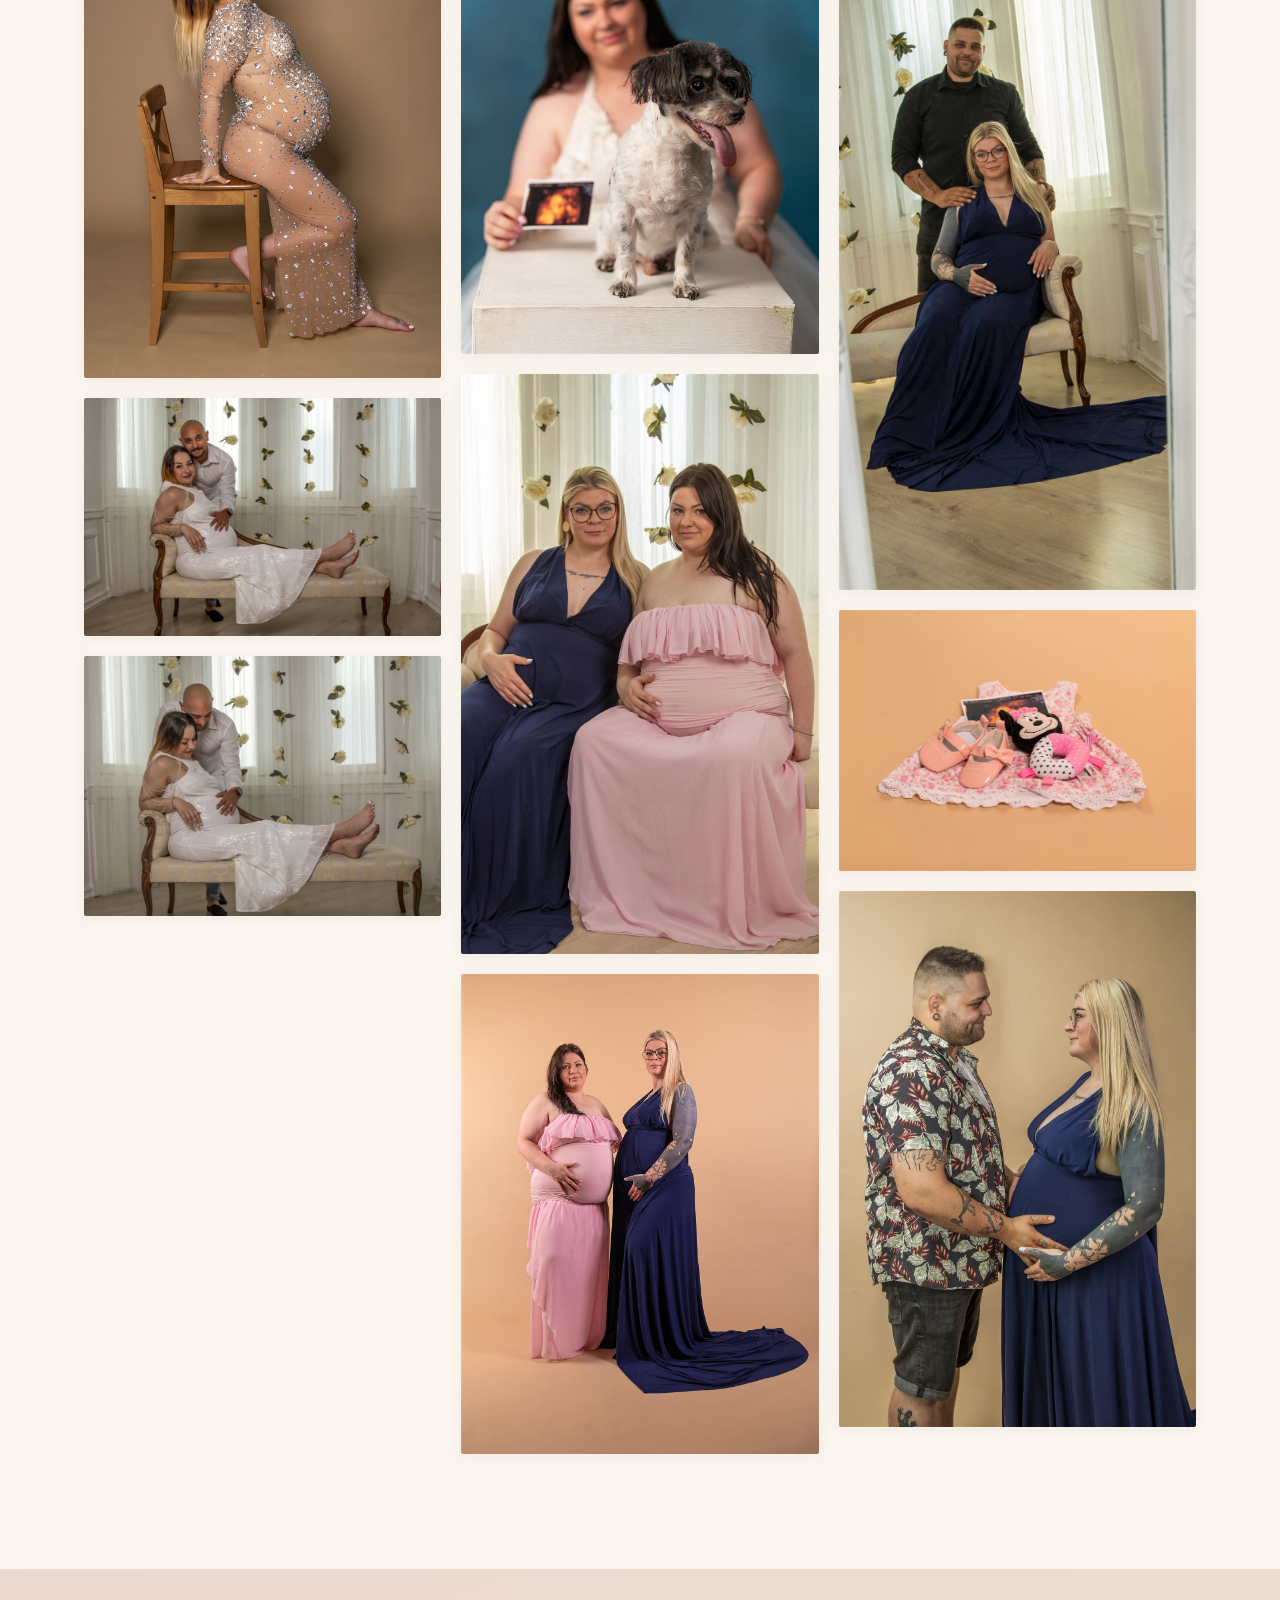
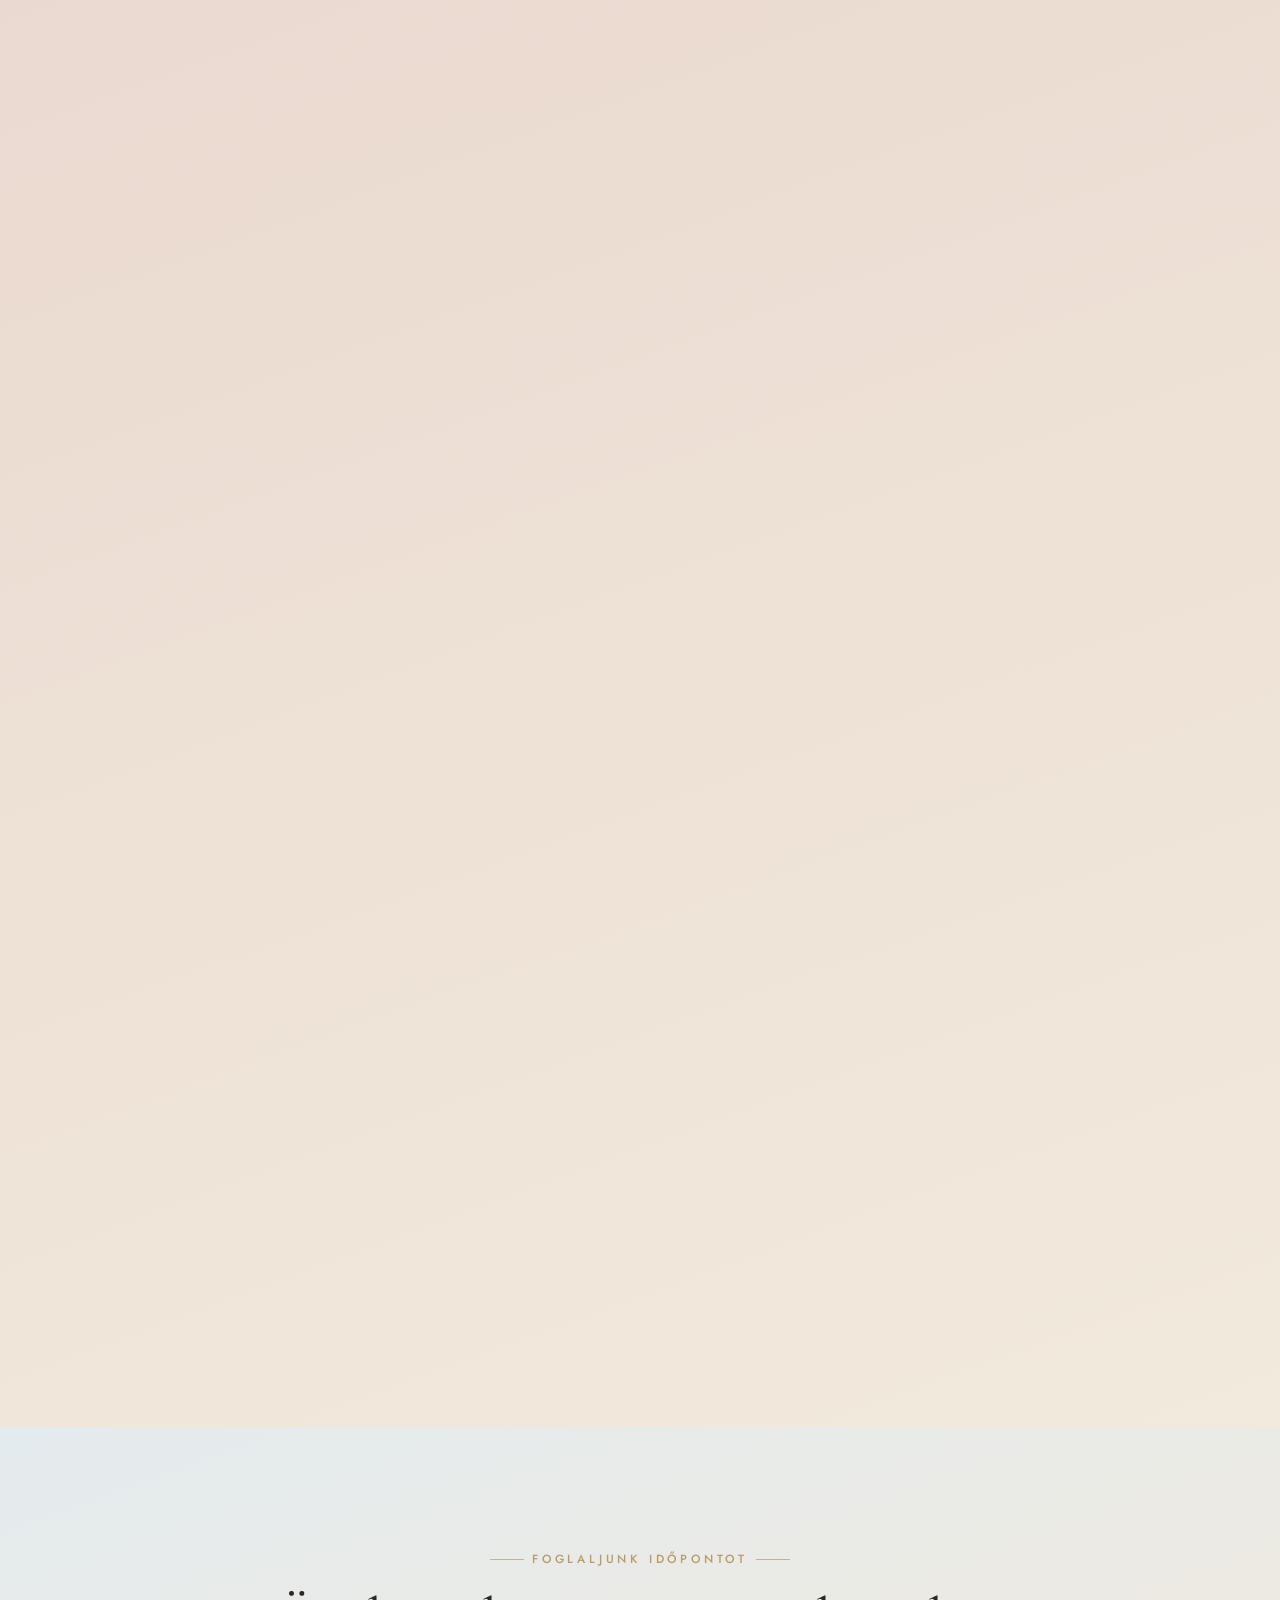
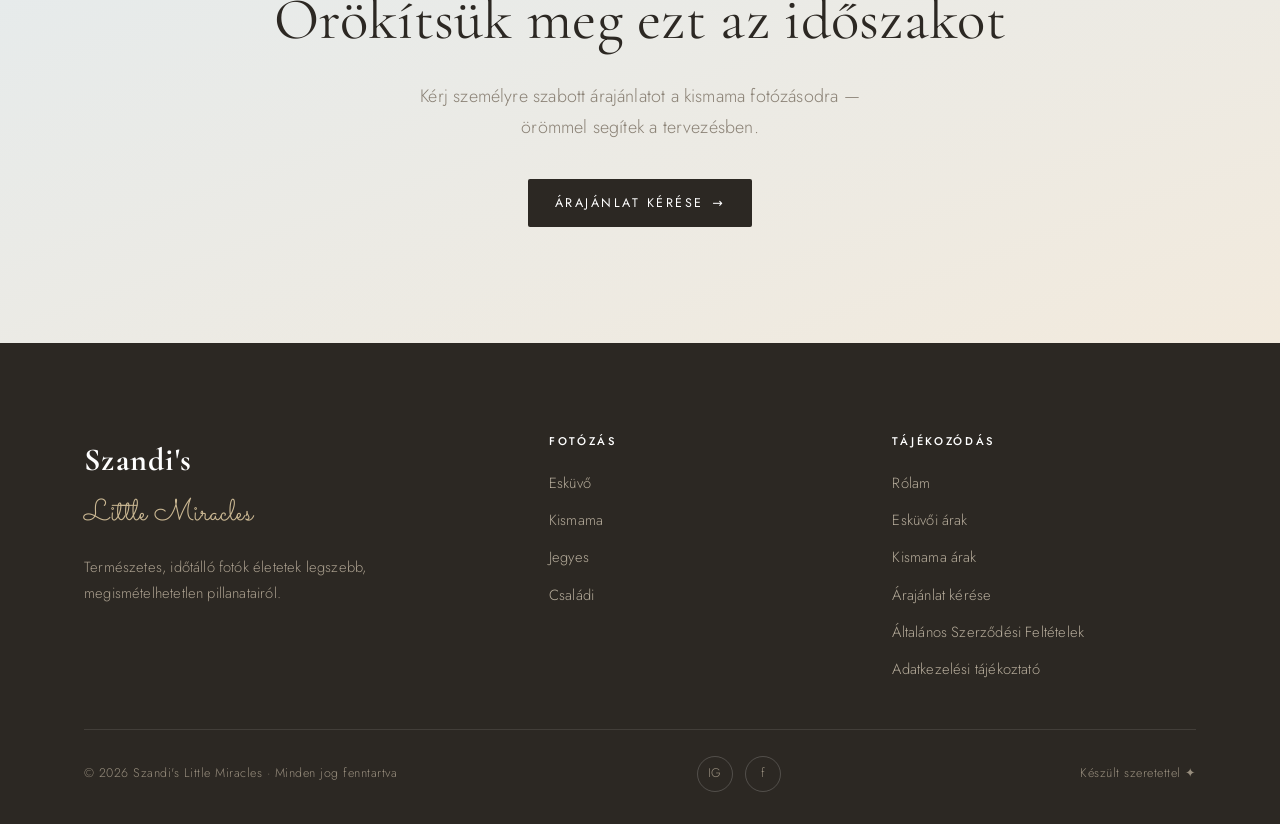
<file: kismama.html>
<!DOCTYPE html>
<html lang="hu">
<head>
<meta charset="UTF-8">
<meta name="viewport" content="width=device-width, initial-scale=1.0">
<title>Kismama fotózás — Szandi's Little Miracles</title>
<meta name="description" content="Kismama fotózás Móra Alexandrával — kültéri és stúdiós várandós fotózás nyugodt hangulatban. Kismama árlista és referencia galéria.">
<link rel="preconnect" href="https://fonts.googleapis.com">
<link rel="preconnect" href="https://fonts.gstatic.com" crossorigin>
<link href="https://fonts.googleapis.com/css2?family=Cormorant+Garamond:ital,wght@0,400;0,500;0,600;1,400;1,500&family=Jost:wght@300;400;500&family=Sacramento&display=swap" rel="stylesheet">
<link rel="stylesheet" href="css/style.css?v=4">
</head>
<body>

<header class="site-header">
  <div class="container nav">
    <a class="brand" href="index.html"><b>Szandi's</b><span>Little Miracles</span></a>
    <ul class="nav-links">
      <li><a href="index.html">Kezdőlap</a></li>
      <li><a href="eskuvo.html">Esküvő</a></li>
      <li><a href="kismama.html" class="active">Kismama</a></li>
      <li><a href="jegyes.html">Jegyes</a></li>
      <li><a href="csaladi.html">Családi</a></li>
      <li><a href="index.html#rolam">Rólam</a></li>
      <li><a href="index.html#ajanlat">Árajánlat</a></li>
    </ul>
    <a href="index.html#ajanlat" class="btn btn--blue nav-cta">Árajánlat<span class="arrow">→</span></a>
    <button class="nav-burger" aria-label="Menü"><span></span><span></span><span></span></button>
  </div>
</header>

<main>

<!-- PAGE HERO -->
<section class="page-hero">
  <div class="ph-bg"><img src="images/kismama/kismama-05.jpg" alt="Kismama fehér ruhában" style="object-position:center 30%"></div>
  <div class="container page-hero-inner reveal">
    <span class="kicker">Kismama fotózás</span>
    <h1 class="h-xl">A várandósság<br><span class="serif-italic">csendes szépsége</span></h1>
    <p>Nyugodt, oldott hangulatú fotózás kültéren vagy stúdióban — gyönyörű képek és egy jó élmény, ami veletek marad.</p>
  </div>
</section>

<!-- INTRO -->
<section class="section bg-cream">
  <div class="container">
    <div class="head reveal" style="max-width:820px;margin-inline:auto;text-align:center">
      <span class="kicker center">Kismama</span>
      <h2 class="h-lg">Egy különleges időszak</h2>
    </div>
    <div class="page-intro reveal d1" style="max-width:780px;margin:34px auto 0;text-align:center">
      <p>A várandósság igazán különleges és megismételhetetlen időszak, ezért szeretném, ha a fotózás során nemcsak gyönyörű képek készülnének, hanem egy jó élmény is maradna számotokra.</p>
      <p>A fotózások nyugodt hangulatban zajlanak; segítek, hogy magabiztosan érezd magad a kamera előtt, így akkor sem kell izgulnod, ha még sosem álltál kamera előtt. Kültéri és stúdiós kismama fotózásra is van lehetőség, egyéni elképzelések alapján.</p>
    </div>
  </div>
</section>

<!-- GALÉRIA -->
<section class="section" id="galeria">
  <div class="container">
    <div class="head center reveal" style="margin-inline:auto;margin-bottom:clamp(34px,4vw,56px)">
      <span class="kicker center">Referencia fotók</span>
      <h2 class="h-lg">Kismama pillanatok</h2>
    </div>
    <div class="gallery reveal d1">
      <div class="g-item"><img src="images/kismama/kismama-05.jpg" alt="Kismama fehér ruhában virágívnél" loading="lazy"></div>
      <div class="g-item"><img src="images/kismama/kismama-06.jpg" alt="Kismama fehér ruhában csokorral" loading="lazy"></div>
      <div class="g-item"><img src="images/kismama/kismama-01.jpg" alt="Stúdiós kismama fotó" loading="lazy"></div>
      <div class="g-item"><img src="images/kismama/kismama-03.jpg" alt="Kismama portré stúdióban" loading="lazy"></div>
      <div class="g-item"><img src="images/kismama/kismama-02.jpg" alt="Várandós kismama" loading="lazy"></div>
      <div class="g-item"><img src="images/kismama/kismama-04.jpg" alt="Kismama ülő póz" loading="lazy"></div>
      <div class="g-item"><img src="images/kismama/kismama-07.jpg" alt="Kismama pár a kanapén" loading="lazy"></div>
      <div class="g-item"><img src="images/kismama/kismama-08.jpg" alt="Várandós pár" loading="lazy"></div>
      <div class="g-item"><img src="images/kismama/kismama-10.jpg" alt="Kismama család virágokkal" loading="lazy"></div>
      <div class="g-item"><img src="images/kismama/kismama-11.jpg" alt="Kismama kisgyermekkel" loading="lazy"></div>
      <div class="g-item"><img src="images/kismama/kismama-09.jpg" alt="Várandós család a kanapén" loading="lazy"></div>
      <div class="g-item"><img src="images/kismama/kismama-12.jpg" alt="Kismama piros ruhában hintán, virágdíszes háttérrel" loading="lazy"></div>
      <div class="g-item"><img src="images/kismama/kismama-13.jpg" alt="Kismama és párja ölelkezve, virágos háttér előtt" loading="lazy"></div>
      <div class="g-item"><img src="images/kismama/kismama-14.jpg" alt="Kismama és párja kutyusukkal, ultrahangképpel" loading="lazy"></div>
      <div class="g-item"><img src="images/kismama/kismama-15.jpg" alt="Kismama a kutyusával, ultrahangképet tartva" loading="lazy"></div>
      <div class="g-item"><img src="images/kismama/kismama-16.jpg" alt="Két kismama együtt, meleg tónusú háttér előtt" loading="lazy"></div>
      <div class="g-item"><img src="images/kismama/kismama-17.jpg" alt="Két kismama álló portré, rózsaszín és sötétkék ruhában" loading="lazy"></div>
      <div class="g-item"><img src="images/kismama/kismama-18.jpg" alt="Két kismama sziluettje" loading="lazy"></div>
      <div class="g-item"><img src="images/kismama/kismama-19.jpg" alt="Két várandós pár közös fotózáson, plüssmacival" loading="lazy"></div>
      <div class="g-item"><img src="images/kismama/kismama-20.jpg" alt="Kismama és párja rózsaszín ruhában, kéz a kézben" loading="lazy"></div>
      <div class="g-item"><img src="images/kismama/kismama-21.jpg" alt="Szülők keze babaruhával, közeli felvétel" loading="lazy"></div>
      <div class="g-item"><img src="images/kismama/kismama-22.jpg" alt="Kismama és párja zöld ruhában, virágos háttér előtt" loading="lazy"></div>
      <div class="g-item"><img src="images/kismama/kismama-23.jpg" alt="Kismama és párja babaruhával, otthonos enteriőrben" loading="lazy"></div>
      <div class="g-item"><img src="images/kismama/kismama-24.jpg" alt="Kismama sötétkék ruhában, otthonos enteriőrben" loading="lazy"></div>
      <div class="g-item"><img src="images/kismama/kismama-25.jpg" alt="Babaruhák és plüssjáték kompozíció" loading="lazy"></div>
      <div class="g-item"><img src="images/kismama/kismama-26.jpg" alt="Kismama és párja profilból, homlokukat összeérintve" loading="lazy"></div>
    </div>
  </div>
</section>

<!-- ÁRAK -->
<section class="section bg-blush" id="arak">
  <div class="container">
    <div class="head center reveal" style="margin-inline:auto;margin-bottom:clamp(36px,5vw,56px)">
      <span class="kicker center">Kismama árlista</span>
      <h2 class="h-lg">Csomagok</h2>
      <p class="lead muted">Minden csomag online galériát tartalmaz. Kültéri és stúdiós lehetőség egyaránt.</p>
    </div>

    <div class="price-wrap reveal d1">
      <div class="price-block">
        <h3 class="group">Kültéri</h3>
        <div class="price-grid">
          <div class="price-card">
            <div><span class="pc-meta">Mini</span><div class="pc-name">MINI csomag</div></div>
            <div class="pc-price">35.000 Ft</div>
            <ul class="pc-list">
              <li>45 perc</li>
              <li>15 db kidolgozott fénykép</li>
              <li>1 helyszín</li>
              <li>Online galéria</li>
            </ul>
          </div>
          <div class="price-card">
            <div><span class="pc-meta">Standard</span><div class="pc-name">STANDARD csomag</div></div>
            <div class="pc-price">45.000 Ft</div>
            <ul class="pc-list">
              <li>60–90 perc</li>
              <li>30 db kidolgozott fénykép</li>
              <li>Kültér vagy otthon</li>
              <li>Online galéria</li>
            </ul>
          </div>
        </div>
      </div>

      <div class="price-block">
        <h3 class="group">Stúdiós</h3>
        <div class="price-grid">
          <div class="price-card">
            <div><span class="pc-meta">Alap</span><div class="pc-name">Alap csomag</div></div>
            <div class="pc-price">55.000 Ft</div>
            <ul class="pc-list">
              <li>60 perc</li>
              <li>35–40 db kidolgozott fénykép</li>
              <li>1–2 kismama ruha</li>
              <li>Online galéria</li>
            </ul>
          </div>
          <div class="price-card feature">
            <div><span class="pc-meta">Prémium</span><div class="pc-name">PRÉMIUM csomag</div></div>
            <div class="pc-price">65.000 Ft</div>
            <ul class="pc-list">
              <li>60–90 perc</li>
              <li>3–4 kismama ruha</li>
              <li>50 db kidolgozott fénykép</li>
              <li>Több háttér</li>
              <li>Online galéria</li>
            </ul>
          </div>
        </div>
      </div>

      <div class="price-block center">
        <h3 class="group" style="justify-content:center">Extra szolgáltatások</h3>
        <div class="extras">
          <span class="extra-pill"><b>Smink</b> +15–20.000 Ft</span>
          <span class="extra-pill"><b>Haj</b> +10–15.000 Ft</span>
          <span class="extra-pill"><b>Gyorsított képátadás</b> (1 héten belül) 15.000 Ft</span>
        </div>
      </div>
    </div>
  </div>
</section>

<!-- CTA -->
<section class="section center" style="background:linear-gradient(160deg,var(--blue-soft),var(--cream))">
  <div class="container reveal">
    <span class="kicker center">Foglaljunk időpontot</span>
    <h2 class="h-lg" style="margin:.3em 0 .5em">Örökítsük meg ezt az időszakot</h2>
    <p class="lead muted" style="max-width:48ch;margin:0 auto 2em">Kérj személyre szabott árajánlatot a kismama fotózásodra — örömmel segítek a tervezésben.</p>
    <a href="index.html#ajanlat" class="btn">Árajánlat kérése<span class="arrow">→</span></a>
  </div>
</section>

</main>

<footer class="site-footer">
  <div class="container">
    <div class="footer-top">
      <div class="footer-brand">
        <b>Szandi's</b><span>Little Miracles</span>
        <p>Természetes, időtálló fotók életetek legszebb, megismételhetetlen pillanatairól.</p>
      </div>
      <div class="footer-col">
        <h5>Fotózás</h5>
        <ul>
          <li><a href="eskuvo.html">Esküvő</a></li>
          <li><a href="kismama.html">Kismama</a></li>
          <li><a href="jegyes.html">Jegyes</a></li>
          <li><a href="csaladi.html">Családi</a></li>
        </ul>
      </div>
      <div class="footer-col">
        <h5>Tájékozódás</h5>
        <ul>
          <li><a href="index.html#rolam">Rólam</a></li>
          <li><a href="eskuvo.html#arak">Esküvői árak</a></li>
          <li><a href="kismama.html#arak">Kismama árak</a></li>
          <li><a href="index.html#ajanlat">Árajánlat kérése</a></li>
          <li><a href="aszf.html">Általános Szerződési Feltételek</a></li>
          <li><a href="adatkezeles.html">Adatkezelési tájékoztató</a></li>
        </ul>
      </div>
    </div>
    <div class="footer-bottom">
      <span>© <span data-year>2026</span> Szandi's Little Miracles · Minden jog fenntartva</span>
      <div class="socials"><a href="#" aria-label="Instagram">IG</a><a href="#" aria-label="Facebook">f</a></div>
      <span>Készült szeretettel ✦</span>
    </div>
  </div>
</footer>

<script src="js/main.js?v=2"></script>
</body>
</html>
</file>
<file: css/style.css>
/* =====================================================================
   Szandi's Little Miracles (Móra Alexandra) — design rendszer
   Paletta: meleg ivory / krém / bézs + dusty blue akcentus + tan finomvonal
   Tipográfia: Cormorant Garamond (címsor) · Jost (törzs) · Sacramento (script)
   ===================================================================== */

:root{
  /* alap natúr hátterek */
  --ivory:      #faf6ef;
  --cream:      #f2eadd;
  --sand:       #e9ddca;
  --paper:      #fffdf9;

  /* lágy akcentusok */
  --blush:      #ead9d0;
  --blush-deep: #d8bcae;

  /* "kékes árnyalatok" — Alexandra kérése */
  --blue:       #9db2bd;   /* dusty blue */
  --blue-soft:  #e4ebee;   /* halvány kék háttér */
  --blue-deep:  #5c7686;   /* mély kék akcentus / link */

  /* meleg tan finomvonal */
  --tan:        #b89a6b;
  --tan-soft:   #cbb893;

  /* tinta / sötét */
  --ink:        #2c2823;
  --ink-soft:   #514a40;
  --muted:      #8a8175;

  --line:       rgba(44,40,35,.14);
  --line-soft:  rgba(44,40,35,.08);

  --shadow-sm: 0 2px 14px rgba(60,50,38,.06);
  --shadow-md: 0 18px 50px -18px rgba(60,50,38,.30);
  --shadow-lg: 0 40px 90px -30px rgba(50,42,32,.40);

  --serif: "Cormorant Garamond", "Times New Roman", serif;
  --sans:  "Jost", "Segoe UI", system-ui, sans-serif;
  --script:"Sacramento", cursive;

  --container: 1240px;
  --gutter: clamp(20px, 5vw, 72px);
  --radius: 2px;

  --ease: cubic-bezier(.22,.61,.36,1);
}

/* ---------- reset ---------- */
*,*::before,*::after{ box-sizing:border-box; margin:0; padding:0; }
html{ scroll-behavior:smooth; -webkit-text-size-adjust:100%; }
body{
  font-family:var(--sans);
  font-weight:300;
  color:var(--ink-soft);
  background:var(--ivory);
  line-height:1.75;
  font-size:clamp(15px,1.02vw,16.5px);
  letter-spacing:.012em;
  overflow-x:hidden;
  -webkit-font-smoothing:antialiased;
}
img{ display:block; max-width:100%; height:auto; }
a{ color:inherit; text-decoration:none; }
button{ font-family:inherit; cursor:pointer; border:none; background:none; color:inherit; }
::selection{ background:var(--blush-deep); color:#fff; }

/* subtil szemcsés textúra a melegségért */
body::before{
  content:""; position:fixed; inset:0; z-index:1; pointer-events:none;
  opacity:.035; mix-blend-mode:multiply;
  background-image:url("data:image/svg+xml,%3Csvg xmlns='http://www.w3.org/2000/svg' width='180' height='180'%3E%3Cfilter id='n'%3E%3CfeTurbulence type='fractalNoise' baseFrequency='.85' numOctaves='2'/%3E%3C/filter%3E%3Crect width='100%25' height='100%25' filter='url(%23n)'/%3E%3C/svg%3E");
}

/* ---------- tipográfia ---------- */
h1,h2,h3,h4{ font-family:var(--serif); color:var(--ink); font-weight:500; line-height:1.08; letter-spacing:.005em; }
.h-xl{ font-size:clamp(2.9rem,7vw,5.6rem); font-weight:400; }
.h-lg{ font-size:clamp(2.2rem,4.6vw,3.7rem); font-weight:400; }
.h-md{ font-size:clamp(1.7rem,3vw,2.5rem); }
.serif-italic{ font-style:italic; font-family:var(--serif); }

.kicker{
  font-family:var(--sans); font-weight:500;
  font-size:.74rem; letter-spacing:.32em; text-transform:uppercase;
  color:var(--tan); display:inline-flex; align-items:center; gap:.7em;
}
.kicker::before{ content:""; width:34px; height:1px; background:var(--tan); display:inline-block; opacity:.7; }
.kicker.center::after{ content:""; width:34px; height:1px; background:var(--tan); display:inline-block; opacity:.7; }
.kicker.center{ justify-content:center; }

.script{ font-family:var(--script); color:var(--blue-deep); font-weight:400; line-height:1; }

.lead{ font-size:clamp(1.02rem,1.4vw,1.18rem); color:var(--ink-soft); }
.muted{ color:var(--muted); }

/* ---------- layout ---------- */
.container{ width:100%; max-width:var(--container); margin-inline:auto; padding-inline:var(--gutter); }
.section{ position:relative; padding:clamp(64px,9vw,130px) 0; z-index:2; }
.section--tight{ padding:clamp(48px,6vw,86px) 0; }
.bg-cream{ background:var(--cream); }
.bg-paper{ background:var(--paper); }
.bg-blush{ background:linear-gradient(160deg,var(--blush) 0%,var(--cream) 100%); }
.bg-blue{ background:linear-gradient(160deg,var(--blue-soft) 0%,var(--cream) 120%); }
.center{ text-align:center; }
.head{ max-width:660px; }
.head.center{ margin-inline:auto; }
.head .h-lg{ margin:.32em 0 .35em; }

/* ---------- gombok ---------- */
.btn{
  --bg:var(--ink); --fg:#fff;
  display:inline-flex; align-items:center; gap:.7em;
  background:var(--bg); color:var(--fg);
  font-family:var(--sans); font-weight:400; font-size:.78rem;
  letter-spacing:.2em; text-transform:uppercase;
  padding:1.05em 2.1em; border-radius:var(--radius);
  position:relative; overflow:hidden; isolation:isolate;
  transition:color .5s var(--ease), transform .5s var(--ease);
}
.btn::after{
  content:""; position:absolute; inset:0; z-index:-1; transform:scaleX(0); transform-origin:left;
  background:var(--blue-deep); transition:transform .5s var(--ease);
}
.btn:hover::after{ transform:scaleX(1); }
.btn:hover{ transform:translateY(-2px); }
.btn .arrow{ transition:transform .4s var(--ease); }
.btn:hover .arrow{ transform:translateX(5px); }
.btn--ghost{ --bg:transparent; --fg:var(--ink); border:1px solid var(--line); }
.btn--ghost:hover{ --fg:#fff; border-color:var(--blue-deep); }
.btn--light{ --bg:#fff; --fg:var(--ink); }
.btn--blue{ --bg:var(--blue-deep); }
.btn--blue::after{ background:var(--ink); }

.txt-link{
  display:inline-flex; align-items:center; gap:.55em;
  font-size:.8rem; letter-spacing:.18em; text-transform:uppercase; font-weight:500;
  color:var(--ink); padding-bottom:4px; position:relative;
}
.txt-link::after{ content:""; position:absolute; left:0; bottom:0; width:100%; height:1px; background:var(--ink); transform:scaleX(.32); transform-origin:left; transition:transform .45s var(--ease); }
.txt-link:hover{ color:var(--blue-deep); }
.txt-link:hover::after{ transform:scaleX(1); background:var(--blue-deep); }
.txt-link .arrow{ transition:transform .4s var(--ease); }
.txt-link:hover .arrow{ transform:translateX(5px); }

/* =====================================================================
   HEADER / NAV
   ===================================================================== */
.site-header{
  position:fixed; top:0; left:0; width:100%; z-index:50;
  padding:22px 0; transition:background .5s var(--ease), padding .5s var(--ease), box-shadow .5s var(--ease);
}
/* a homályosítást (backdrop-filter) egy külön ::before rétegre tesszük, NEM
   közvetlenül a .site-header-re: a backdrop-filter az elemen saját maga is
   új containing blockot hoz létre a benne lévő position:fixed elemeknek
   (pl. a mobilmenünek), ami mobilon félrecsúsztatta/levágta a menüt. */
.site-header::before{ content:""; position:absolute; inset:0; z-index:-1; pointer-events:none; }
.site-header.scrolled{ background:rgba(250,246,239,.9); padding:13px 0; box-shadow:0 1px 0 var(--line-soft); }
.site-header.scrolled::before{ backdrop-filter:blur(12px); }
.nav{ display:flex; align-items:center; justify-content:space-between; gap:24px; }
.brand{ line-height:1; }
.brand b{ font-family:var(--serif); font-weight:500; font-size:1.5rem; letter-spacing:.04em; color:var(--ink); display:block; }
.brand span{ font-family:var(--sans); font-weight:400; font-size:.6rem; letter-spacing:.42em; text-transform:uppercase; color:var(--muted); padding-left:.2em; }
.nav-links{ display:flex; align-items:center; gap:clamp(18px,2vw,34px); list-style:none; }
.nav-links a{
  font-size:.78rem; letter-spacing:.16em; text-transform:uppercase; font-weight:400; color:var(--ink-soft);
  position:relative; padding:6px 0; transition:color .35s var(--ease);
}
.nav-links a::after{ content:""; position:absolute; left:0; bottom:0; height:1px; width:100%; background:var(--blue-deep); transform:scaleX(0); transform-origin:center; transition:transform .4s var(--ease); }
.nav-links a:hover{ color:var(--ink); }
.nav-links a:hover::after, .nav-links a.active::after{ transform:scaleX(1); }
.nav-links a.active{ color:var(--ink); }
.nav-cta{ display:inline-flex; }
.nav-burger{
  display:none; width:46px; height:46px; flex-direction:column; gap:5px; align-items:center; justify-content:center;
  background:var(--paper); border:1px solid var(--line); border-radius:50%;
  box-shadow:var(--shadow-sm); transition:background .35s var(--ease), box-shadow .35s var(--ease);
}
.nav-burger span{ width:22px; height:2px; border-radius:2px; background:var(--ink); transition:transform .4s var(--ease), opacity .3s; }
.nav-burger.open{ background:var(--paper); }
.nav-burger.open span:nth-child(1){ transform:translateY(7px) rotate(45deg); }
.nav-burger.open span:nth-child(2){ opacity:0; }
.nav-burger.open span:nth-child(3){ transform:translateY(-7px) rotate(-45deg); }

/* =====================================================================
   HERO
   ===================================================================== */
.hero{ position:relative; min-height:100svh; display:flex; align-items:center; padding:140px 0 70px; overflow:hidden; }
.hero-grid{ display:grid; grid-template-columns:1.05fr .95fr; gap:clamp(30px,5vw,70px); align-items:center; }
.hero-copy{ position:relative; z-index:3; }
.hero-copy .script{ font-size:clamp(2.4rem,4vw,3.4rem); display:block; margin-bottom:-.15em; }
.hero-copy h1{ margin:.1em 0 .4em; }
.hero-copy .lead{ max-width:30ch; margin-bottom:2.2em; }
.hero-actions{ display:flex; flex-wrap:wrap; gap:14px; align-items:center; }
.hero-media{ position:relative; }
.hero-media .frame{ position:relative; aspect-ratio:4/5; border-radius:3px; overflow:hidden; box-shadow:var(--shadow-lg); }
.hero-media .frame img{ width:100%; height:100%; object-fit:cover; }
.hero-media::before{ /* tan keret eltolva */
  content:""; position:absolute; inset:24px -24px -24px 24px; border:1px solid var(--tan-soft); border-radius:3px; z-index:-1; opacity:.6;
}
.hero-tagline{ position:absolute; left:var(--gutter); bottom:34px; z-index:3; display:flex; align-items:center; gap:14px; color:var(--muted); font-size:.72rem; letter-spacing:.26em; text-transform:uppercase; }
.hero-tagline .dot{ width:5px; height:5px; border-radius:50%; background:var(--tan); }
.hero-deco{ position:absolute; inset:0; z-index:0; pointer-events:none; }
.hero-deco .blob{ position:absolute; border-radius:50%; filter:blur(60px); opacity:.5; }
.hero-deco .b1{ width:420px; height:420px; background:var(--blush); top:-120px; right:-80px; }
.hero-deco .b2{ width:360px; height:360px; background:var(--blue-soft); bottom:-120px; left:-100px; opacity:.7; }

/* =====================================================================
   RÓLAM
   ===================================================================== */
.about-grid{ display:grid; grid-template-columns:.85fr 1.15fr; gap:clamp(34px,5vw,78px); align-items:center; }
.about-photo{ position:relative; }
.about-photo .ph{
  aspect-ratio:4/5; border-radius:3px; overflow:hidden; position:relative;
  background:linear-gradient(155deg,var(--sand),var(--blush)); box-shadow:var(--shadow-md);
  display:flex; align-items:center; justify-content:center; text-align:center;
}
.about-photo .ph img{ width:100%; height:100%; object-fit:cover; }
.about-photo .ph .ph-inner{ padding:30px; }
.about-photo .ph .monogram{ font-family:var(--serif); font-size:3.4rem; color:var(--ink); letter-spacing:.05em; opacity:.5; }
.about-photo .ph small{ display:block; margin-top:10px; font-size:.68rem; letter-spacing:.28em; text-transform:uppercase; color:var(--ink-soft); opacity:.7; }
.about-photo .badge{
  position:absolute; bottom:-22px; right:-18px; background:var(--paper); box-shadow:var(--shadow-md);
  padding:18px 22px; border-radius:3px; text-align:center; border:1px solid var(--line-soft);
}
.about-photo .badge b{ font-family:var(--serif); font-size:1.7rem; color:var(--ink); display:block; line-height:1; }
.about-photo .badge span{ font-size:.6rem; letter-spacing:.24em; text-transform:uppercase; color:var(--muted); }
.about-copy p{ margin-bottom:1.1em; max-width:54ch; }
.about-copy .sign{ font-family:var(--script); font-size:2.6rem; color:var(--blue-deep); line-height:1; margin-top:.3em; }

/* =====================================================================
   FŐ PROFILOK (esküvő + kismama)
   ===================================================================== */
.profiles{ display:grid; grid-template-columns:1fr 1fr; gap:clamp(20px,3vw,40px); }
.profile-card{
  position:relative; border-radius:3px; overflow:hidden; min-height:clamp(420px,58vw,620px);
  display:flex; align-items:flex-end; box-shadow:var(--shadow-md); isolation:isolate;
}
.profile-card img{ position:absolute; inset:0; width:100%; height:100%; object-fit:cover; z-index:-2; transition:transform 1.1s var(--ease); }
.profile-card::after{ content:""; position:absolute; inset:0; z-index:-1; background:linear-gradient(to top,rgba(28,24,20,.78) 0%,rgba(28,24,20,.18) 48%,rgba(28,24,20,0) 75%); }
.profile-card:hover img{ transform:scale(1.05); }
.profile-inner{ padding:clamp(28px,4vw,46px); color:#fff; width:100%; }
.profile-inner .pk{ font-size:.7rem; letter-spacing:.3em; text-transform:uppercase; color:rgba(255,255,255,.8); }
.profile-inner h3{ color:#fff; font-size:clamp(2rem,3.2vw,3rem); font-weight:400; margin:.15em 0 .4em; }
.profile-inner p{ color:rgba(255,255,255,.85); max-width:34ch; margin-bottom:1.5em; font-size:.96rem; }
.profile-card .btn{ --bg:rgba(255,255,255,.95); --fg:var(--ink); }
.profile-card .btn::after{ background:var(--blue-deep); }
.profile-card .btn:hover{ --fg:#fff; }

/* másodlagos profilok (jegyes + családi) */
.subprofiles{ display:grid; grid-template-columns:1fr 1fr; gap:clamp(20px,3vw,40px); margin-top:clamp(20px,3vw,40px); }
.subcard{
  display:grid; grid-template-columns:.9fr 1.1fr; align-items:stretch;
  background:var(--paper); border:1px solid var(--line-soft); border-radius:3px; overflow:hidden; box-shadow:var(--shadow-sm);
}
.subcard .sc-media{ position:relative; overflow:hidden; min-height:230px; }
.subcard .sc-media img{ position:absolute; inset:0; width:100%; height:100%; object-fit:cover; transition:transform 1s var(--ease); }
.subcard:hover .sc-media img{ transform:scale(1.06); }
.subcard .sc-body{ padding:clamp(22px,2.4vw,34px); display:flex; flex-direction:column; justify-content:center; gap:.5em; }
.subcard h4{ font-size:1.7rem; font-weight:500; }
.subcard p{ font-size:.92rem; color:var(--ink-soft); }
.subcard.soon{ opacity:.92; }
.tag{ align-self:flex-start; font-size:.62rem; letter-spacing:.24em; text-transform:uppercase; color:var(--blue-deep); background:var(--blue-soft); padding:.45em 1em; border-radius:100px; }

/* "Hamarosan" bézs placeholder (családi fotózás — fotó helyett) */
.soon-media{
  background:linear-gradient(150deg,var(--sand),var(--cream));
  display:flex; align-items:center; justify-content:center;
}
.soon-media span{
  font-family:var(--serif); font-style:italic; font-size:clamp(1.5rem,2.4vw,2rem);
  color:var(--tan); letter-spacing:.04em;
}

/* árajánlat-űrlap utalás a kártyákon */
.form-hint{ font-size:.84rem; color:var(--muted); }
.form-hint a{ color:var(--blue-deep); text-decoration:underline; text-underline-offset:2px; }
.form-hint a:hover{ color:var(--ink); }
.aside-link{ color:var(--blue-deep); text-decoration:underline; text-underline-offset:2px; word-break:break-all; }
.aside-link:hover{ color:var(--ink); }

/* =====================================================================
   AKCIÓ csík
   ===================================================================== */
.promo{ position:relative; overflow:hidden; }
.promo-inner{ display:flex; align-items:center; justify-content:center; gap:clamp(18px,3vw,46px); flex-wrap:wrap; text-align:center; }
.promo .pct{ font-family:var(--serif); font-size:clamp(3.4rem,7vw,5.6rem); color:var(--blue-deep); line-height:.9; }
.promo .pcopy{ max-width:46ch; text-align:left; }
.promo .pcopy h3{ font-size:clamp(1.5rem,2.4vw,2.1rem); margin-bottom:.25em; }

/* =====================================================================
   AKCIÓ POPUP (belépéskor felugró kedvezmények)
   ===================================================================== */
.promo-modal{ position:fixed; inset:0; z-index:150; display:flex; align-items:center; justify-content:center; padding:24px; opacity:0; visibility:hidden; transition:opacity .4s var(--ease), visibility .4s; }
.promo-modal.open{ opacity:1; visibility:visible; }
.pm-backdrop{ position:absolute; inset:0; background:rgba(26,22,18,.55); }
.pm-box{
  position:relative; width:min(94vw,560px); max-height:88vh; overflow:auto;
  background:var(--paper); border-radius:4px; box-shadow:var(--shadow-lg);
  padding:clamp(30px,4vw,46px); text-align:center;
  transform:translateY(14px) scale(.97); transition:transform .4s var(--ease);
}
.promo-modal.open .pm-box{ transform:translateY(0) scale(1); }
.pm-close{
  position:absolute; top:14px; right:14px; width:36px; height:36px; border-radius:50%;
  display:flex; align-items:center; justify-content:center; font-size:1.3rem; color:var(--ink-soft);
  border:1px solid var(--line); background:var(--paper); transition:.3s var(--ease);
}
.pm-close:hover{ background:var(--cream); color:var(--ink); }
.pm-box h3{ font-size:clamp(1.5rem,2.6vw,2rem); margin:.3em 0 1.1em; }
.pm-list{ display:flex; flex-direction:column; gap:16px; margin-bottom:1.6em; }
.pm-item{
  display:flex; align-items:center; gap:18px; text-align:left;
  border:1px solid var(--line-soft); border-radius:3px; padding:16px 20px;
}
.pm-pct{ font-family:var(--serif); font-size:2.2rem; line-height:1; flex:none; color:var(--blue-deep); }
.pm-item--blush .pm-pct{ color:var(--blush-deep); }
.pm-copy h4{ font-size:1rem; margin-bottom:.3em; }
.pm-copy p{ font-size:.86rem; color:var(--ink-soft); }
.pm-box .btn{ width:100%; justify-content:center; }
@media (max-width:560px){
  .pm-item{ flex-direction:column; align-items:flex-start; gap:6px; }
}

/* =====================================================================
   ÁRAK
   ===================================================================== */
.price-wrap{ display:grid; gap:clamp(34px,5vw,64px); }
.price-block h3.group{ font-size:1.05rem; letter-spacing:.2em; text-transform:uppercase; font-family:var(--sans); font-weight:500; color:var(--tan); margin-bottom:22px; display:flex; align-items:center; gap:14px; }
.price-block h3.group::after{ content:""; flex:1; height:1px; background:var(--line); }
.price-grid{ display:grid; grid-template-columns:repeat(auto-fit,minmax(248px,1fr)); gap:clamp(16px,2vw,26px); }
.price-card{
  background:var(--paper); border:1px solid var(--line-soft); border-radius:3px; padding:clamp(26px,2.6vw,36px);
  display:flex; flex-direction:column; gap:18px; transition:transform .5s var(--ease), box-shadow .5s var(--ease), border-color .5s;
  position:relative; overflow:hidden;
}
.price-card::before{ content:""; position:absolute; top:0; left:0; width:100%; height:3px; background:var(--blue); transform:scaleX(0); transform-origin:left; transition:transform .5s var(--ease); }
.price-card:hover{ transform:translateY(-6px); box-shadow:var(--shadow-md); border-color:transparent; }
.price-card:hover::before{ transform:scaleX(1); }
.price-card.feature{ background:linear-gradient(160deg,var(--ink),#3a342c); color:#f3ece0; border-color:transparent; }
.price-card.feature .pc-name,.price-card.feature .pc-price{ color:#fff; }
.price-card.feature li{ color:rgba(255,255,255,.82); }
.price-card.feature li::before{ background:var(--tan-soft); }
.pc-name{ font-family:var(--serif); font-size:1.55rem; color:var(--ink); }
.pc-price{ font-family:var(--serif); font-size:2.1rem; color:var(--blue-deep); line-height:1; }
.price-card.feature .pc-price{ color:var(--tan-soft); }
.pc-meta{ font-size:.72rem; letter-spacing:.18em; text-transform:uppercase; color:var(--muted); }
.pc-list{ list-style:none; display:flex; flex-direction:column; gap:.55em; margin-top:4px; }
.pc-list li{ font-size:.93rem; padding-left:1.5em; position:relative; color:var(--ink-soft); }
.pc-list li::before{ content:""; position:absolute; left:0; top:.62em; width:7px; height:7px; border-radius:50%; background:var(--blush-deep); }
.extras{ display:flex; flex-wrap:wrap; gap:12px; justify-content:center; margin-top:6px; }
.extra-pill{ background:var(--paper); border:1px solid var(--line); border-radius:100px; padding:.7em 1.4em; font-size:.86rem; color:var(--ink-soft); }
.extra-pill b{ color:var(--ink); font-weight:500; }

/* =====================================================================
   GALÉRIA + LIGHTBOX
   ===================================================================== */
.gallery{ columns:3; column-gap:clamp(12px,1.6vw,20px); }
.gallery .g-item{ break-inside:avoid; margin-bottom:clamp(12px,1.6vw,20px); position:relative; overflow:hidden; border-radius:2px; cursor:pointer; box-shadow:var(--shadow-sm); }
.gallery img{ width:100%; transition:transform .9s var(--ease), filter .6s; }
.gallery .g-item::after{ content:"+"; position:absolute; inset:0; display:flex; align-items:center; justify-content:center; font-family:var(--serif); font-size:2rem; color:#fff; background:rgba(40,34,28,.0); opacity:0; transition:.45s var(--ease); }
.gallery .g-item:hover img{ transform:scale(1.06); }
.gallery .g-item:hover::after{ background:rgba(40,34,28,.28); opacity:1; }

.lightbox{ position:fixed; inset:0; z-index:120; background:rgba(26,22,18,.95); display:flex; align-items:center; justify-content:center; opacity:0; visibility:hidden; transition:opacity .4s var(--ease), visibility .4s; }
.lightbox.open{ opacity:1; visibility:visible; }
.lightbox img{ max-width:88vw; max-height:84vh; object-fit:contain; box-shadow:var(--shadow-lg); border-radius:2px; }
.lb-btn{ position:absolute; color:#fff; font-size:1.5rem; width:54px; height:54px; display:flex; align-items:center; justify-content:center; border:1px solid rgba(255,255,255,.25); border-radius:50%; transition:.35s var(--ease); }
.lb-btn:hover{ background:rgba(255,255,255,.12); border-color:#fff; }
.lb-close{ top:26px; right:26px; }
.lb-prev{ left:24px; top:50%; transform:translateY(-50%); }
.lb-next{ right:24px; top:50%; transform:translateY(-50%); }
.lb-count{ position:absolute; bottom:26px; left:50%; transform:translateX(-50%); color:rgba(255,255,255,.7); font-size:.78rem; letter-spacing:.2em; }

/* =====================================================================
   PAGE HERO (al-oldalak)
   ===================================================================== */
.page-hero{ position:relative; min-height:78svh; display:flex; align-items:flex-end; padding:160px 0 0; overflow:hidden; }
.page-hero .ph-bg{ position:absolute; inset:0; z-index:-2; }
.page-hero .ph-bg img{ width:100%; height:100%; object-fit:cover; }
.page-hero::after{ content:""; position:absolute; inset:0; z-index:-1; background:linear-gradient(to top,rgba(26,22,18,.72),rgba(26,22,18,.12) 55%,rgba(26,22,18,.32)); }
.page-hero-inner{ color:#fff; padding-bottom:clamp(40px,6vw,76px); max-width:720px; }
.page-hero .kicker{ color:var(--tan-soft); }
.page-hero .kicker::before{ background:var(--tan-soft); }
.page-hero h1{ color:#fff; margin:.2em 0 .3em; }
.page-hero p{ color:rgba(255,255,255,.88); max-width:50ch; }
.page-intro p{ max-width:64ch; margin-bottom:1.1em; font-size:clamp(1.02rem,1.4vw,1.18rem); }

/* =====================================================================
   KAPCSOLAT / ÁRAJÁNLAT űrlap
   ===================================================================== */
.contact-grid{ display:grid; grid-template-columns:.92fr 1.08fr; gap:clamp(34px,5vw,72px); align-items:start; }
.contact-aside .h-lg{ margin:.3em 0; }
.contact-aside ul{ list-style:none; display:flex; flex-direction:column; gap:1em; margin-top:1.6em; }
.contact-aside li{ display:flex; gap:14px; align-items:flex-start; font-size:.96rem; }
.contact-aside li .ic{ width:38px; height:38px; flex:none; border-radius:50%; border:1px solid var(--line); display:flex; align-items:center; justify-content:center; color:var(--blue-deep); }
.contact-aside li b{ display:block; color:var(--ink); font-weight:500; font-size:.7rem; letter-spacing:.2em; text-transform:uppercase; margin-bottom:2px; }
.form{ background:var(--paper); border:1px solid var(--line-soft); border-radius:4px; padding:clamp(26px,3.4vw,46px); box-shadow:var(--shadow-sm); }
.form-row{ display:grid; grid-template-columns:1fr 1fr; gap:18px; }
.field{ margin-bottom:18px; }
.field label{ display:block; font-size:.68rem; letter-spacing:.2em; text-transform:uppercase; color:var(--muted); margin-bottom:8px; }
.field input,.field select,.field textarea{
  width:100%; font-family:var(--sans); font-size:.96rem; color:var(--ink); background:var(--ivory);
  border:1px solid var(--line); border-radius:2px; padding:.9em 1em; transition:border-color .35s var(--ease), background .35s;
}
.field textarea{ resize:vertical; min-height:120px; }
.field input:focus,.field select:focus,.field textarea:focus{ outline:none; border-color:var(--blue-deep); background:#fff; }
.form .btn{ width:100%; justify-content:center; margin-top:6px; }
.form-note{ font-size:.78rem; color:var(--muted); margin-top:14px; text-align:center; }

.field--check{ margin-bottom:22px; }
.field--check label.check-label{ display:flex; align-items:flex-start; gap:10px; cursor:pointer; font-size:.86rem; color:var(--ink-soft); line-height:1.5; text-transform:none; letter-spacing:normal; }
.check-label input[type="checkbox"]{ width:18px; height:18px; flex:none; margin-top:2px; accent-color:var(--blue-deep); cursor:pointer; }
.check-label a{ color:var(--blue-deep); text-decoration:underline; text-underline-offset:2px; }
.check-label a:hover{ color:var(--ink); }

/* =====================================================================
   JOGI / ADATKEZELÉSI OLDAL
   ===================================================================== */
.legal-hero{ padding:clamp(120px,16vw,170px) 0 clamp(30px,5vw,52px); background:var(--cream); }
.legal-hero .kicker{ margin-bottom:.6em; }
.legal-hero h1{ font-size:clamp(2.2rem,5vw,3.4rem); }
.legal-hero p{ color:var(--muted); margin-top:.6em; font-size:.92rem; }
.legal{ max-width:820px; margin-inline:auto; padding-bottom:clamp(50px,8vw,90px); }
.legal h2{ font-size:clamp(1.5rem,2.6vw,2rem); margin:1.6em 0 .5em; padding-top:.4em; border-top:1px solid var(--line-soft); }
.legal h2:first-of-type{ border-top:none; padding-top:0; }
.legal h3{ font-size:1.18rem; color:var(--blue-deep); margin:1.3em 0 .4em; }
.legal p{ margin-bottom:1em; }
.legal ul{ list-style:none; margin:0 0 1.2em; padding:0; display:flex; flex-direction:column; gap:.4em; }
.legal ul li{ position:relative; padding-left:1.4em; }
.legal ul li::before{ content:""; position:absolute; left:0; top:.62em; width:6px; height:6px; border-radius:50%; background:var(--tan-soft); }
.legal .lbl{ color:var(--ink); font-weight:500; }
.legal .data-block{ background:var(--paper); border:1px solid var(--line-soft); border-radius:4px; padding:clamp(20px,3vw,30px); margin-bottom:1.4em; box-shadow:var(--shadow-sm); }
.legal .data-block p{ margin-bottom:.4em; }
.legal a{ color:var(--blue-deep); text-decoration:underline; text-underline-offset:2px; }
.legal a:hover{ color:var(--ink); }
.legal .note{ font-size:.9rem; color:var(--muted); }

/* =====================================================================
   FOOTER
   ===================================================================== */
.site-footer{ background:var(--ink); color:#cbbfae; padding:clamp(60px,7vw,92px) 0 32px; position:relative; z-index:2; }
.footer-top{ display:grid; grid-template-columns:1.4fr 1fr 1fr; gap:40px; padding-bottom:46px; border-bottom:1px solid rgba(255,255,255,.1); }
.footer-brand b{ font-family:var(--serif); font-size:2rem; color:#fff; display:block; letter-spacing:.04em; }
.footer-brand span{ font-family:var(--script); font-size:1.9rem; color:var(--tan-soft); }
.footer-brand p{ margin-top:14px; max-width:34ch; font-size:.92rem; color:#a99e8d; }
.footer-col h5{ font-family:var(--sans); font-size:.7rem; letter-spacing:.24em; text-transform:uppercase; color:#fff; margin-bottom:18px; font-weight:500; }
.footer-col ul{ list-style:none; display:flex; flex-direction:column; gap:.7em; }
.footer-col a{ font-size:.92rem; color:#b5ab9a; transition:color .35s; }
.footer-col a:hover{ color:#fff; }
.footer-bottom{ display:flex; justify-content:space-between; align-items:center; gap:16px; flex-wrap:wrap; padding-top:26px; font-size:.78rem; color:#988e7e; letter-spacing:.04em; }
.footer-bottom .socials{ display:flex; gap:12px; }
.footer-bottom .socials a{ width:36px; height:36px; border:1px solid rgba(255,255,255,.18); border-radius:50%; display:flex; align-items:center; justify-content:center; transition:.35s var(--ease); }
.footer-bottom .socials a:hover{ background:var(--blue-deep); border-color:var(--blue-deep); color:#fff; transform:translateY(-3px); }

/* =====================================================================
   SCROLL REVEAL
   ===================================================================== */
.reveal{ transition:opacity 1s var(--ease), transform 1s var(--ease); }
html.js .reveal{ opacity:0; transform:translateY(34px); }
html.js .reveal.in{ opacity:1; transform:none; }
.reveal.d1{ transition-delay:.1s; } .reveal.d2{ transition-delay:.2s; }
.reveal.d3{ transition-delay:.3s; } .reveal.d4{ transition-delay:.4s; }

/* =====================================================================
   RESPONSIVE
   ===================================================================== */
@media (max-width:1080px){
  .gallery{ columns:2; }
}
@media (max-width:860px){
  /* mobilon a fejléc mindig kapjon hátteret, hogy a logó és a menü gomb
     a sötét al-oldali hero képek fölött is jól látszódjon */
  .site-header{ background:rgba(250,246,239,.92); box-shadow:0 1px 0 var(--line-soft); padding:13px 0; }
  .site-header::before{ backdrop-filter:blur(12px); }
  .nav-links{
    position:fixed; inset:0 0 0 auto; width:min(82vw,360px); background:var(--paper); box-shadow:var(--shadow-lg);
    flex-direction:column; align-items:flex-start; justify-content:flex-start; gap:22px;
    padding:96px var(--gutter) 40px; overflow-y:auto; -webkit-overflow-scrolling:touch;
    transform:translateX(100%); transition:transform .5s var(--ease); z-index:60;
  }
  .nav-links.open{ transform:none; }
  .nav-links a{ font-size:1rem; }
  .nav-cta{ display:none; }
  .nav-burger{ display:flex; z-index:61; }
  .hero-grid{ grid-template-columns:1fr; gap:40px; }
  .hero-media{ order:-1; max-width:440px; }
  .hero{ min-height:auto; padding:130px 0 60px; }
  .hero-tagline{ display:none; }
  .about-grid{ grid-template-columns:1fr; gap:60px; }
  .about-photo{ max-width:420px; }
  .profiles{ grid-template-columns:1fr; }
  .subprofiles{ grid-template-columns:1fr; }
  .contact-grid{ grid-template-columns:1fr; }
  .footer-top{ grid-template-columns:1fr 1fr; gap:30px; }
  .footer-brand{ grid-column:1/-1; }
}
@media (max-width:560px){
  .gallery{ columns:1; }
  .subcard{ grid-template-columns:1fr; }
  .subcard .sc-media{ min-height:200px; }
  .form-row{ grid-template-columns:1fr; }
  .promo .pcopy{ text-align:center; }
  .footer-top{ grid-template-columns:1fr; }
  .about-photo .badge{ right:10px; }
}

/* a fő tartalom a textúra fölött */
.site-header,.hero,main,.site-footer{ position:relative; z-index:2; }

/* =====================================================================
   VÉLEMÉNYEK / testimonials
   ===================================================================== */
.testimonials{ display:grid; grid-template-columns:repeat(auto-fit,minmax(280px,1fr)); gap:clamp(18px,2.4vw,30px); }
.tcard{
  position:relative; background:var(--paper); border:1px solid var(--line-soft); border-radius:var(--radius);
  padding:clamp(28px,3vw,40px) clamp(24px,2.6vw,34px) clamp(24px,2.6vw,32px);
  box-shadow:var(--shadow-sm); display:flex; flex-direction:column; gap:15px; overflow:hidden;
  transition:transform .45s var(--ease), box-shadow .45s var(--ease);
}
.tcard::before{
  content:"\201C"; position:absolute; top:2px; right:22px; font-family:var(--serif);
  font-size:5.4rem; line-height:1; color:var(--sand); pointer-events:none;
}
.tcard:hover{ transform:translateY(-4px); box-shadow:var(--shadow-md); }
.tcard .stars{ color:var(--tan); letter-spacing:3px; font-size:.92rem; }
.tcard blockquote{
  margin:0; font-family:var(--serif); font-style:italic; font-size:clamp(1.12rem,1.5vw,1.34rem);
  line-height:1.5; color:var(--ink-soft); position:relative; z-index:1;
}
.tcard figcaption{ display:flex; align-items:center; gap:12px; margin-top:auto; padding-top:6px; }
.tcard .t-ava{
  width:40px; height:40px; flex:none; border-radius:50%; display:flex; align-items:center; justify-content:center;
  font-family:var(--serif); font-size:1.1rem; color:var(--blue-deep);
  background:var(--blue-soft); border:1px solid var(--line-soft);
}
.tcard .t-meta{ display:flex; flex-direction:column; gap:2px; }
.tcard .t-name{ font-family:var(--sans); font-weight:500; color:var(--ink); letter-spacing:.02em; font-size:.98rem; }
.tcard .t-role{ font-size:.68rem; letter-spacing:.2em; text-transform:uppercase; color:var(--muted); }
</file>
